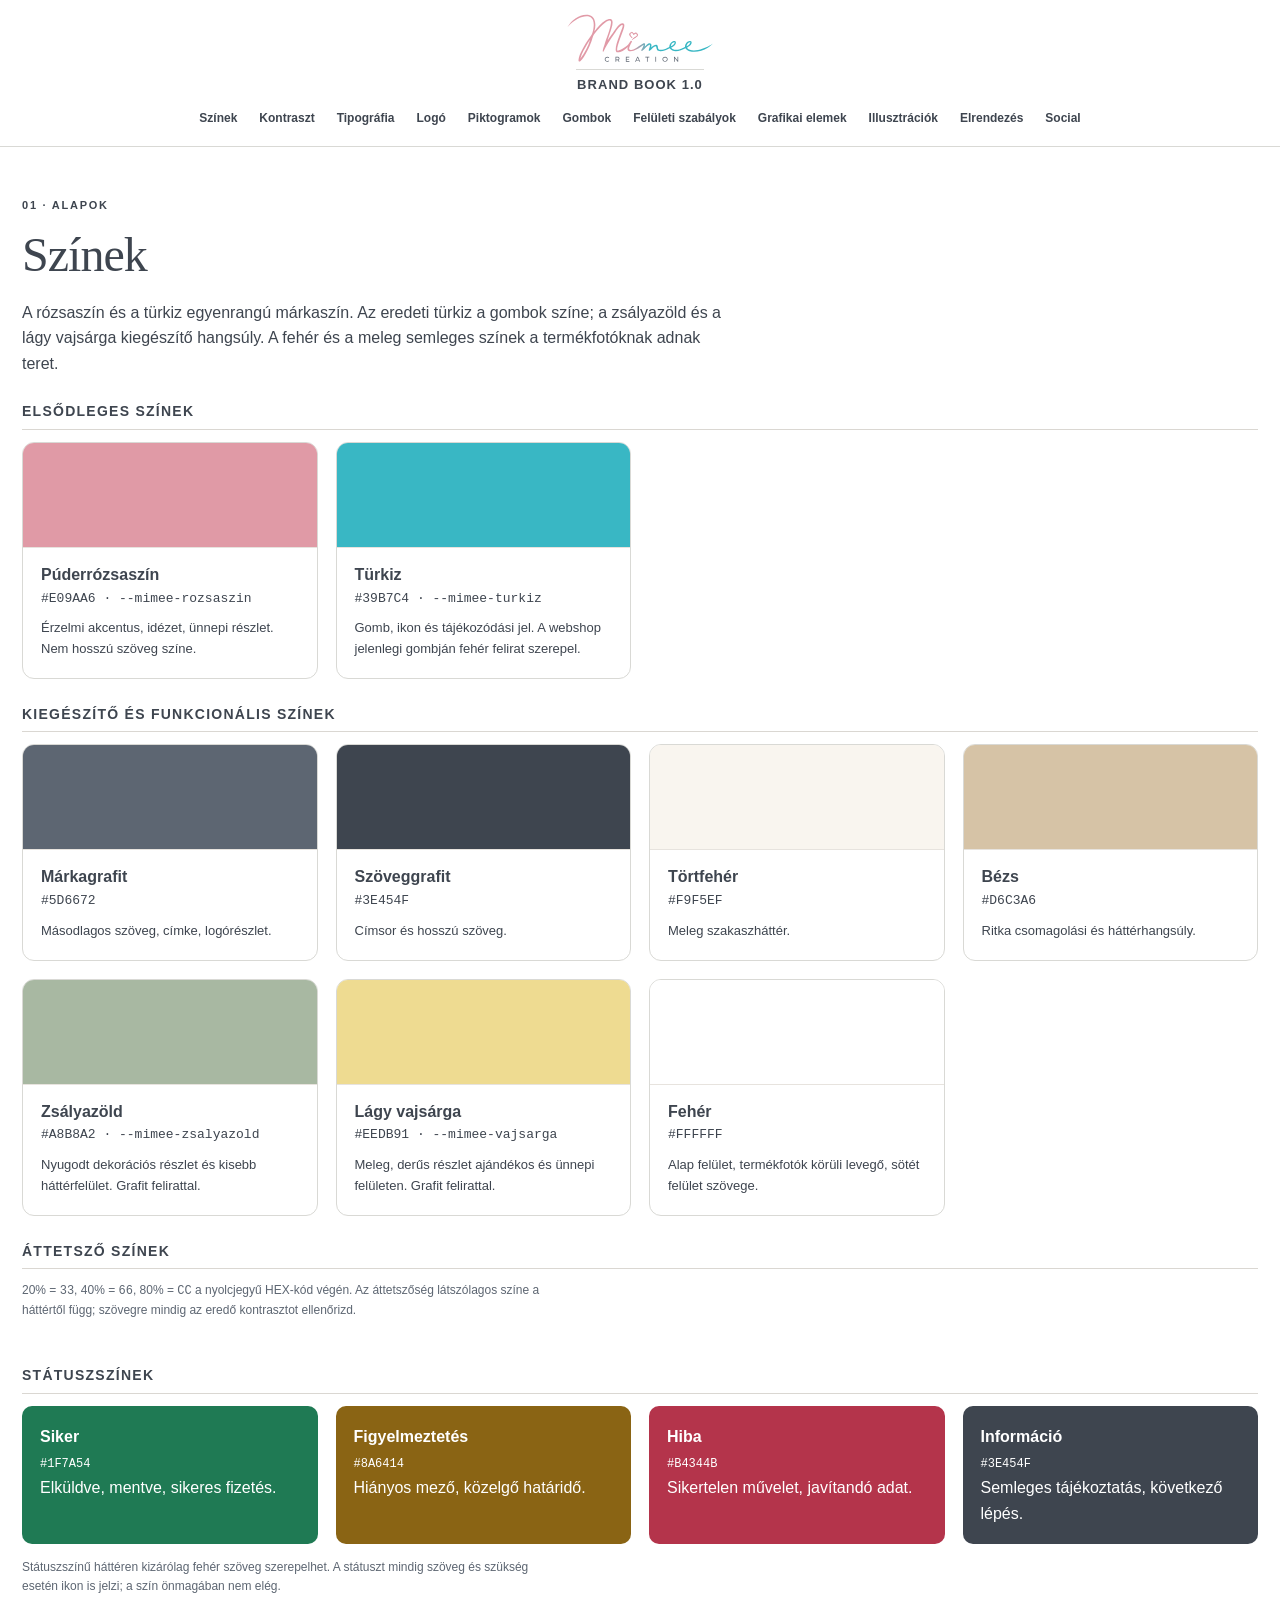
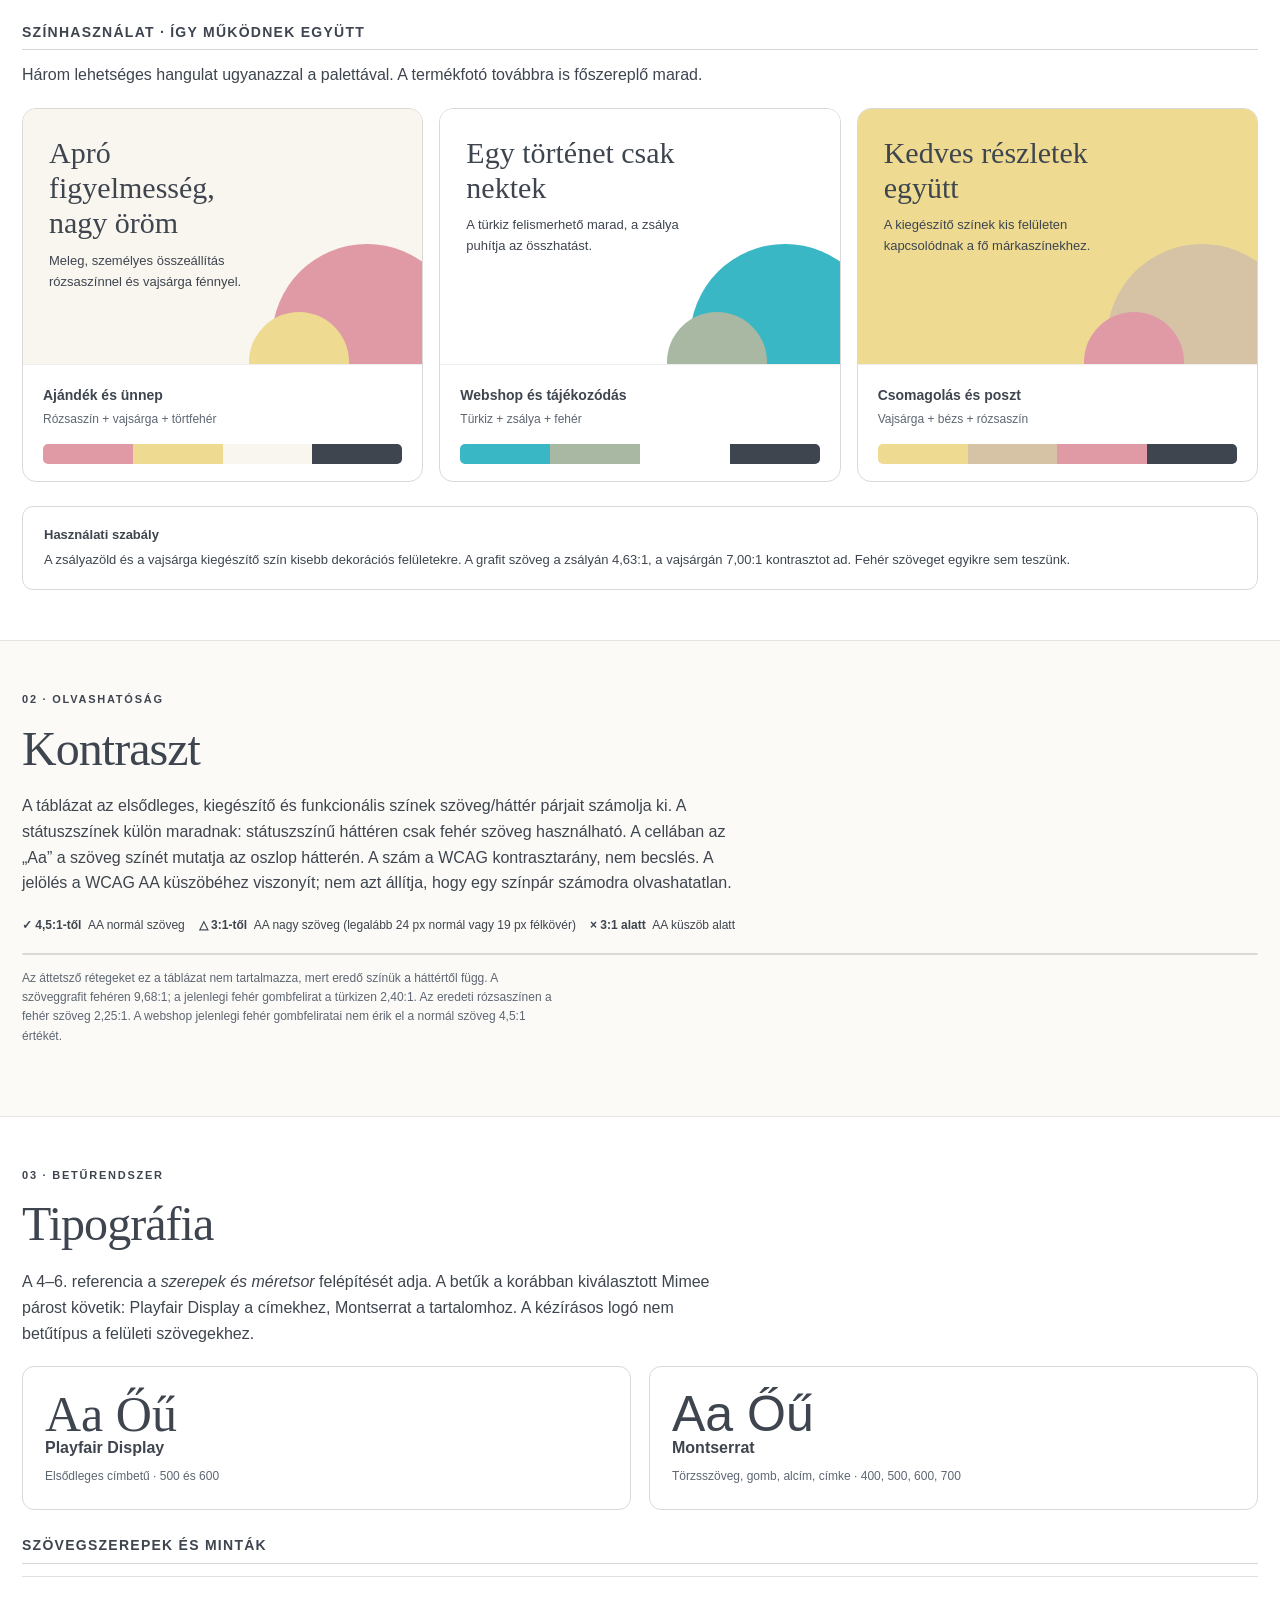
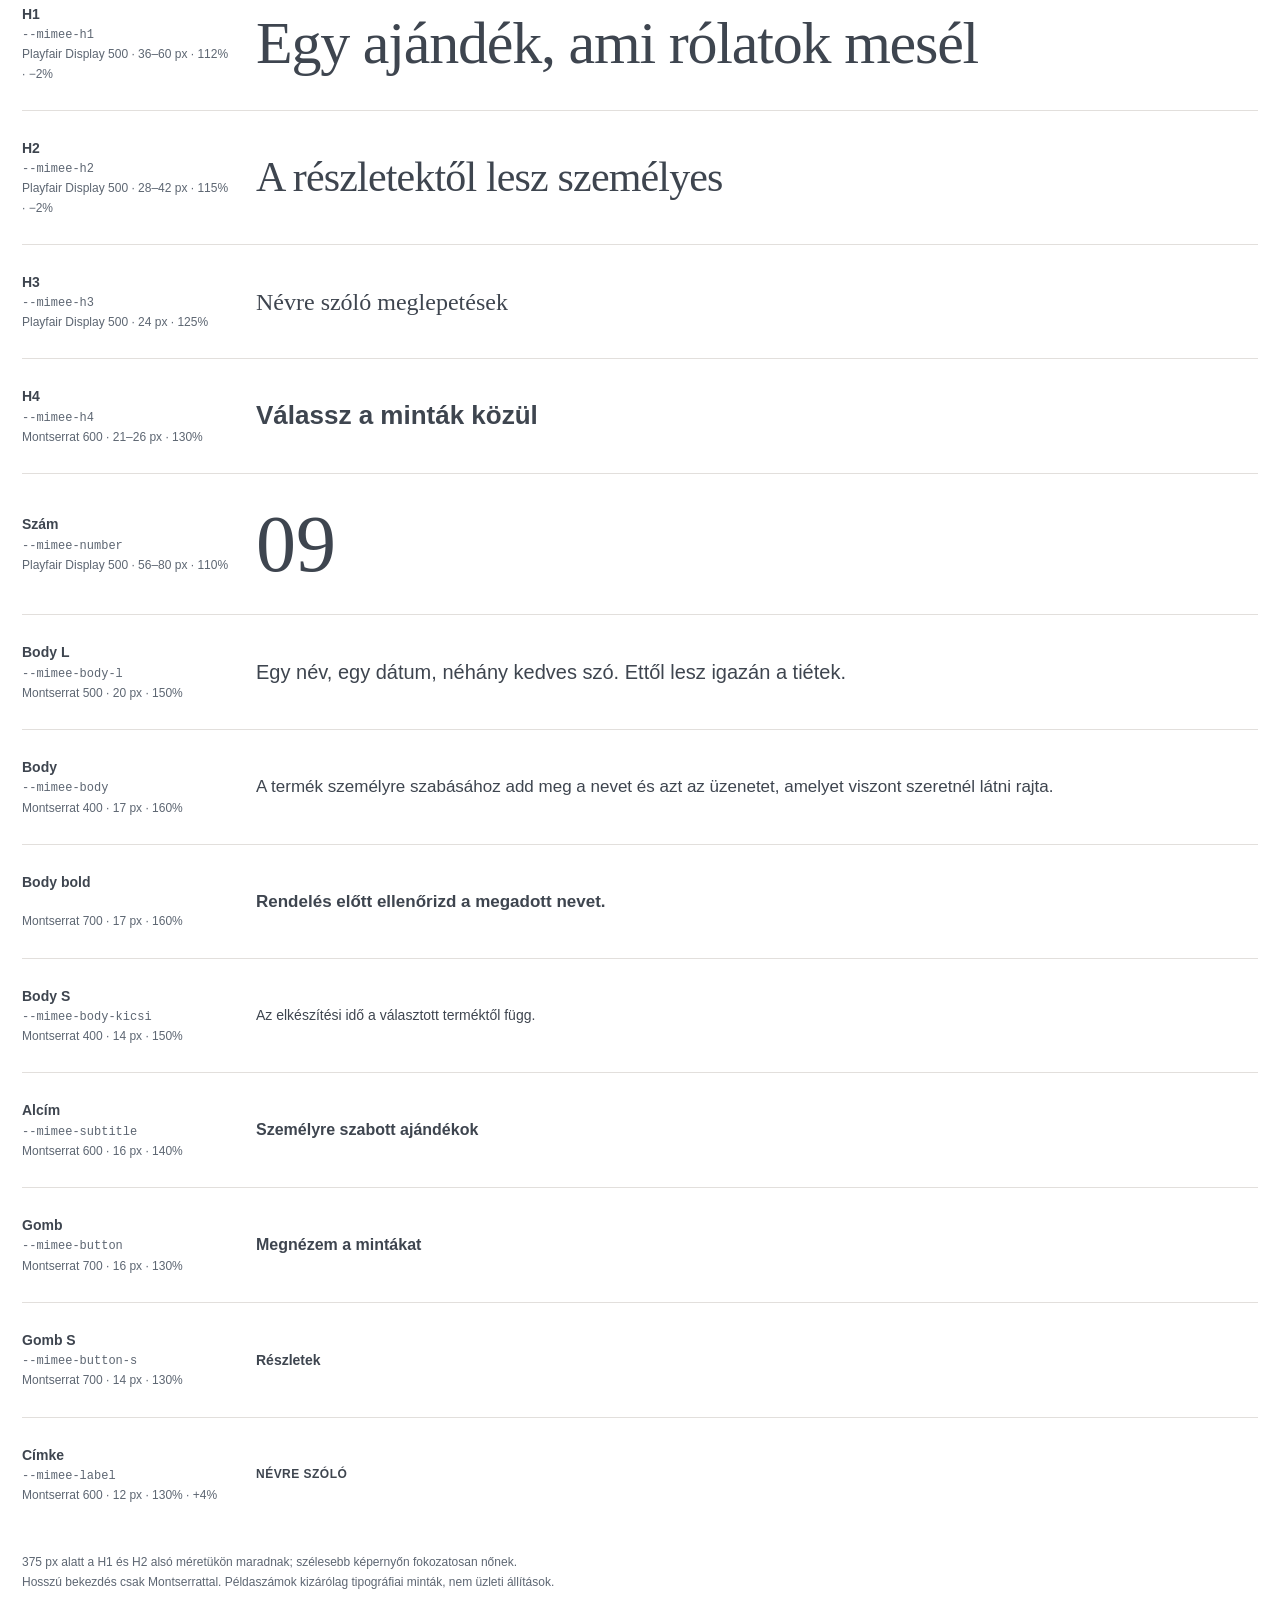
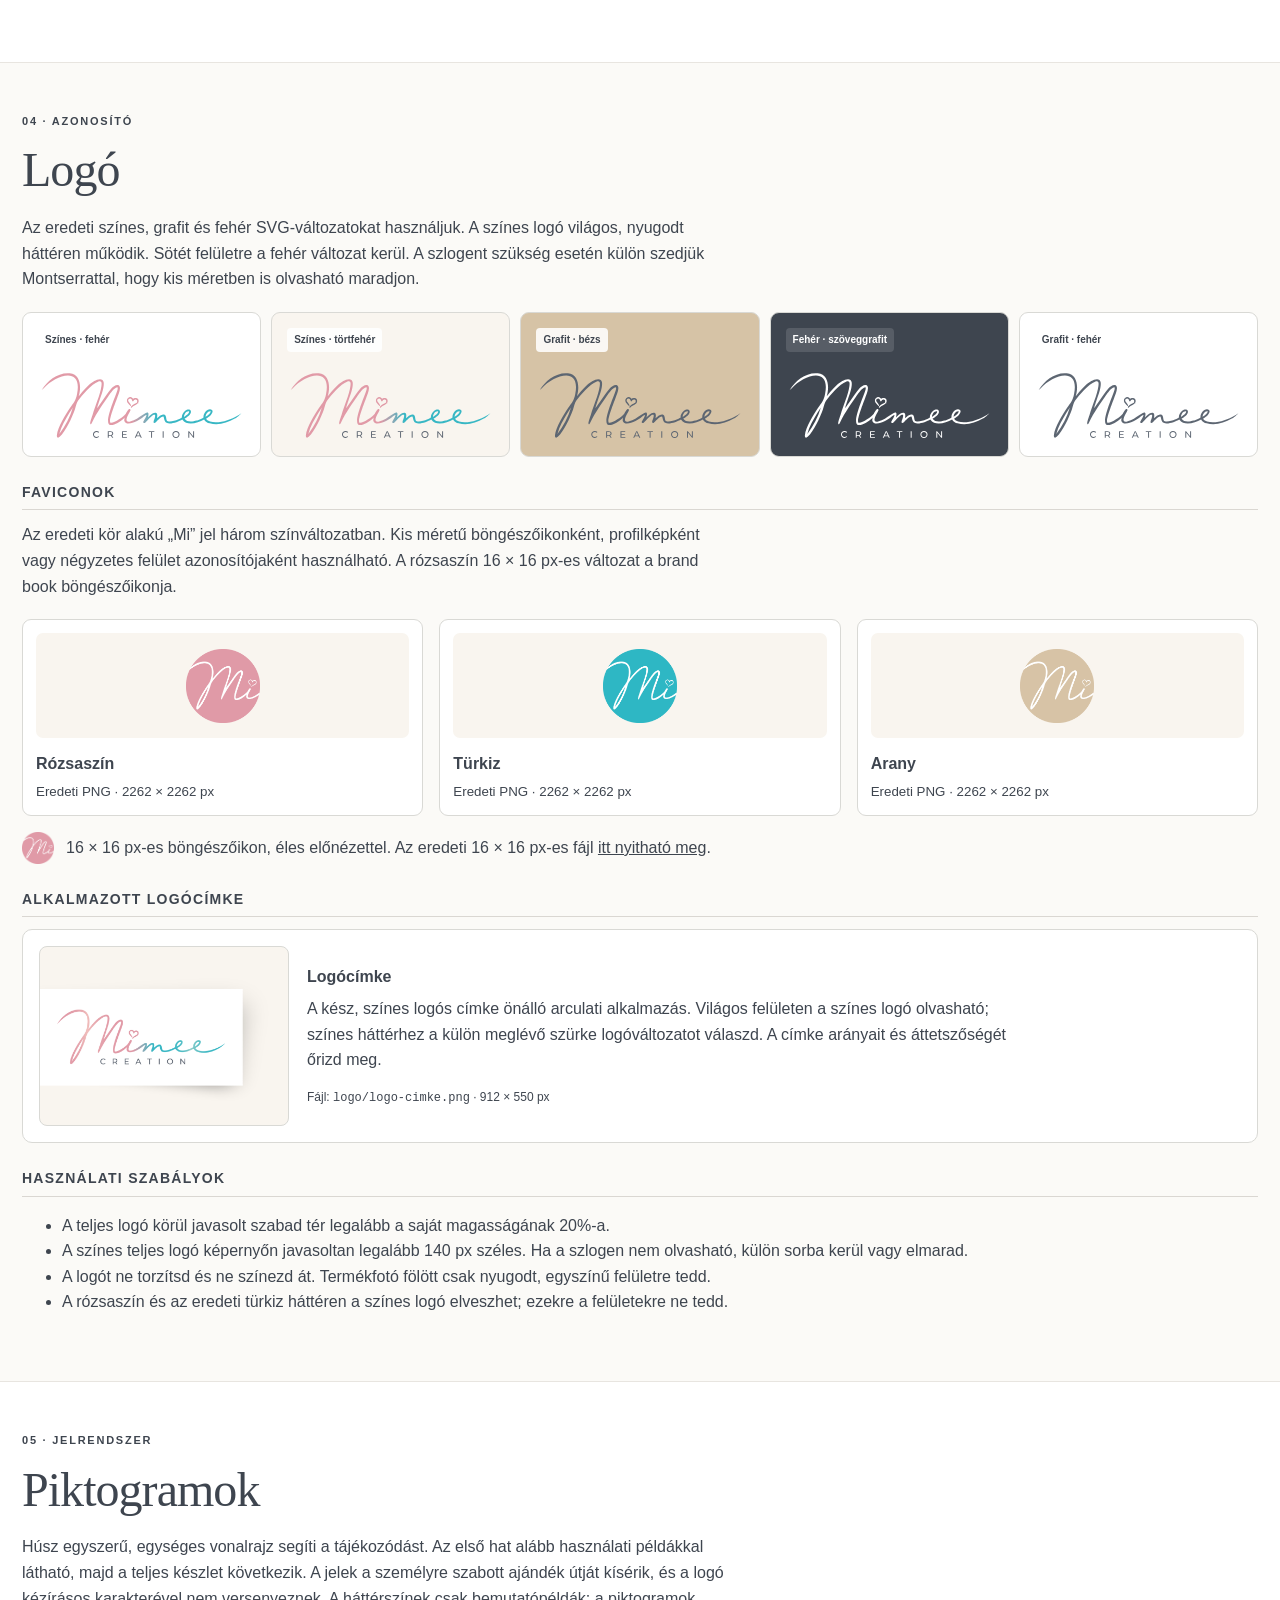
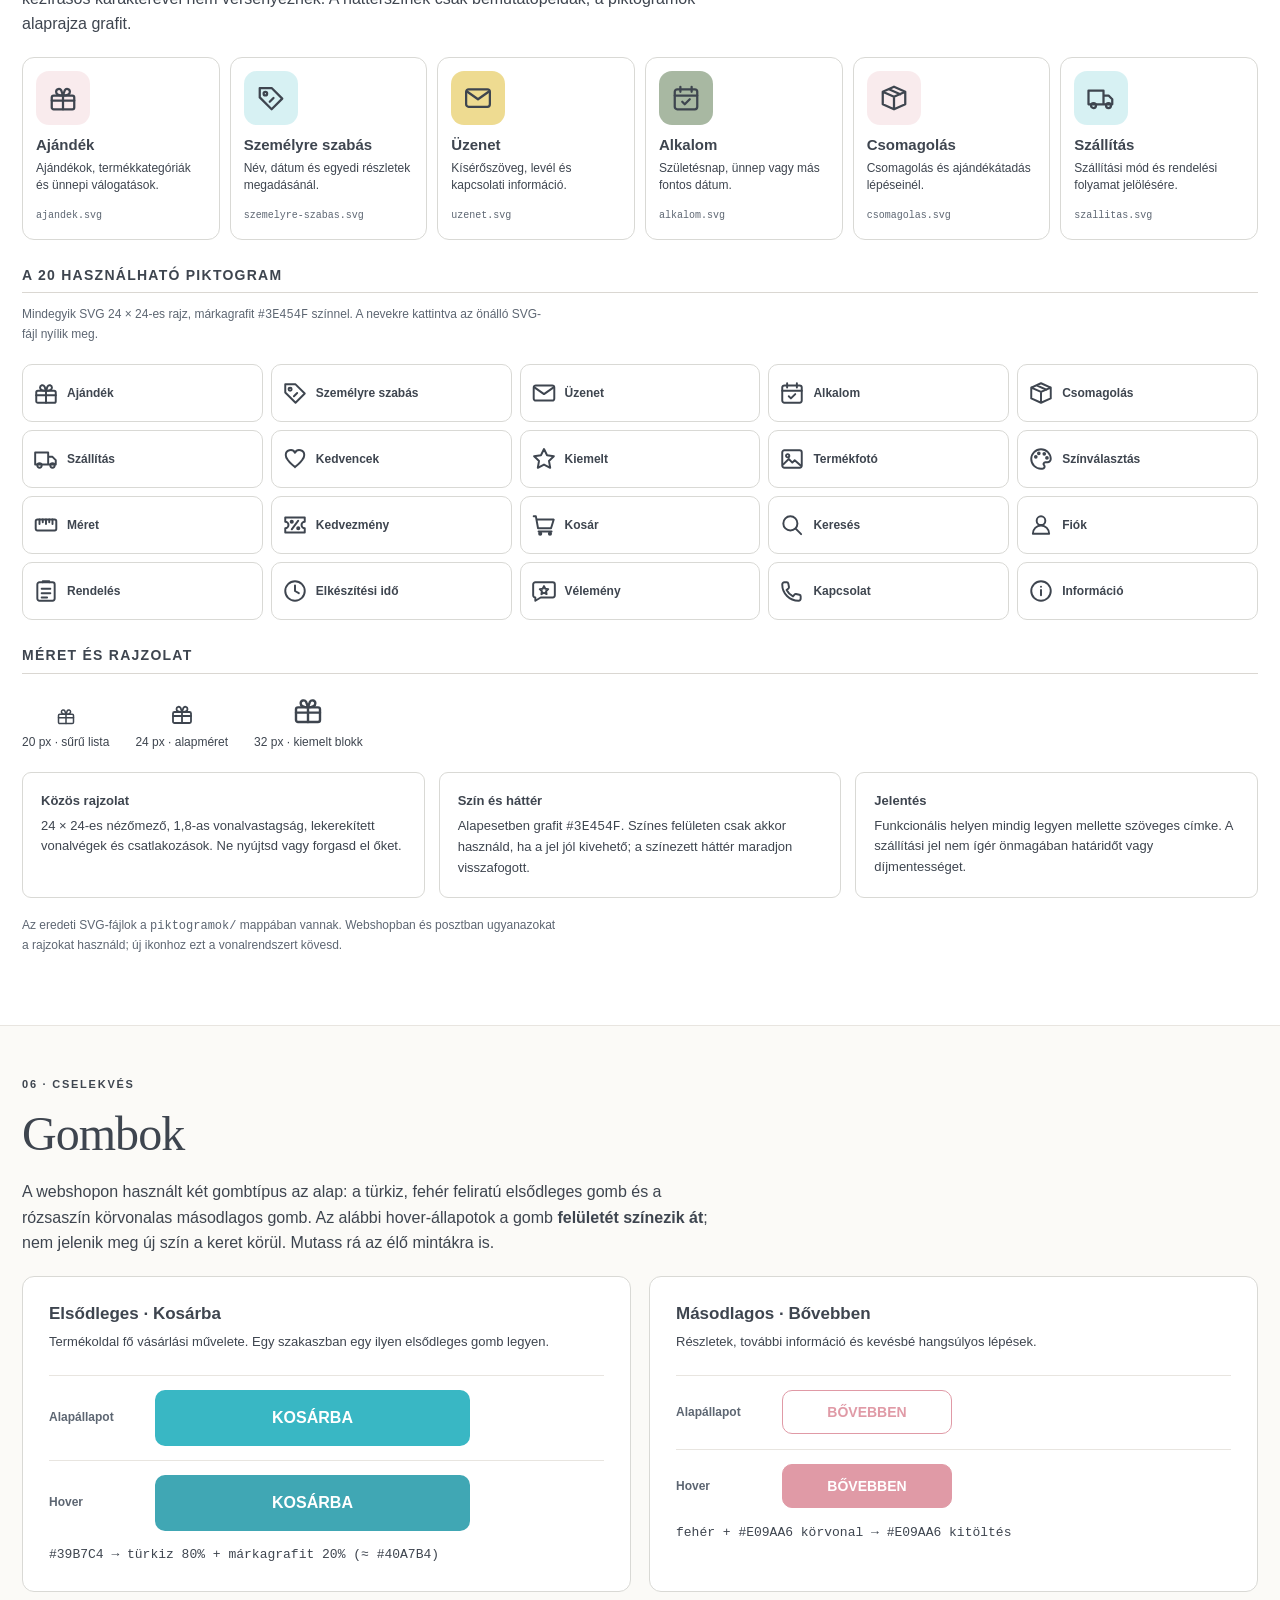
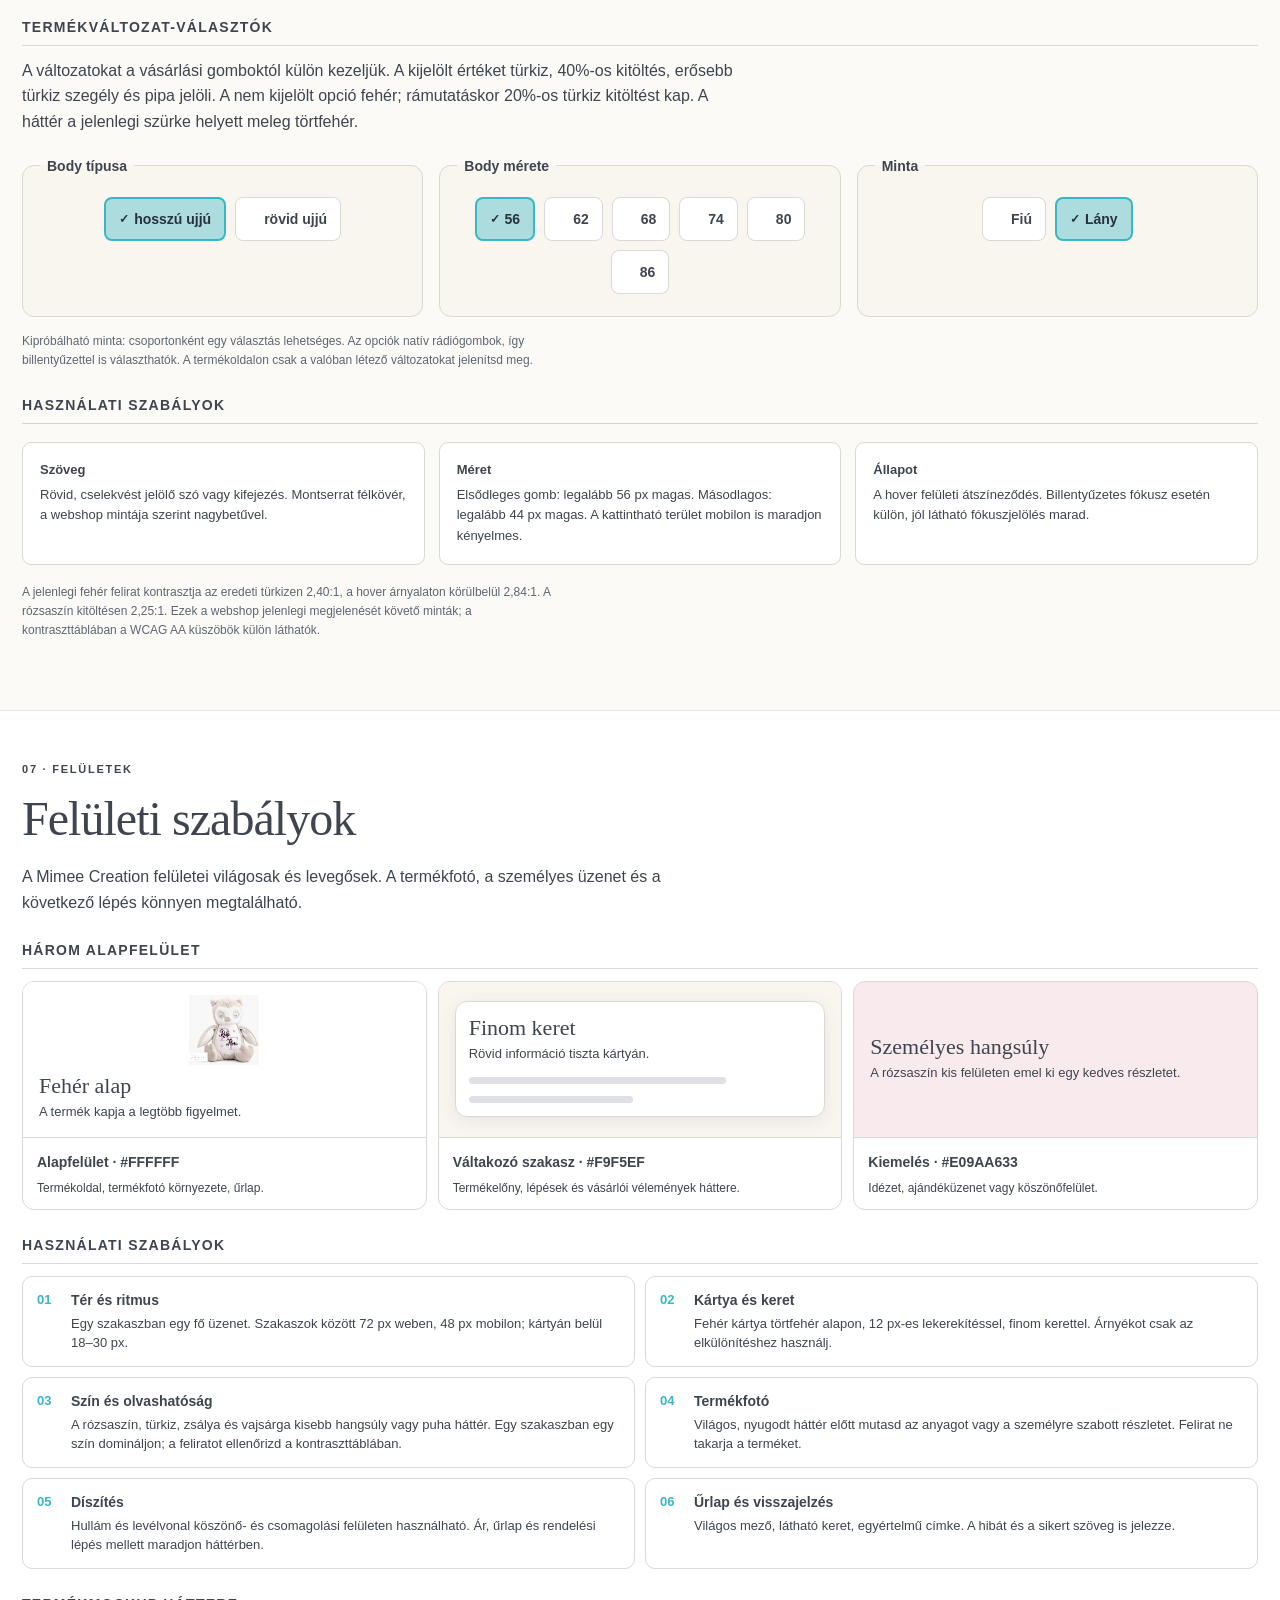
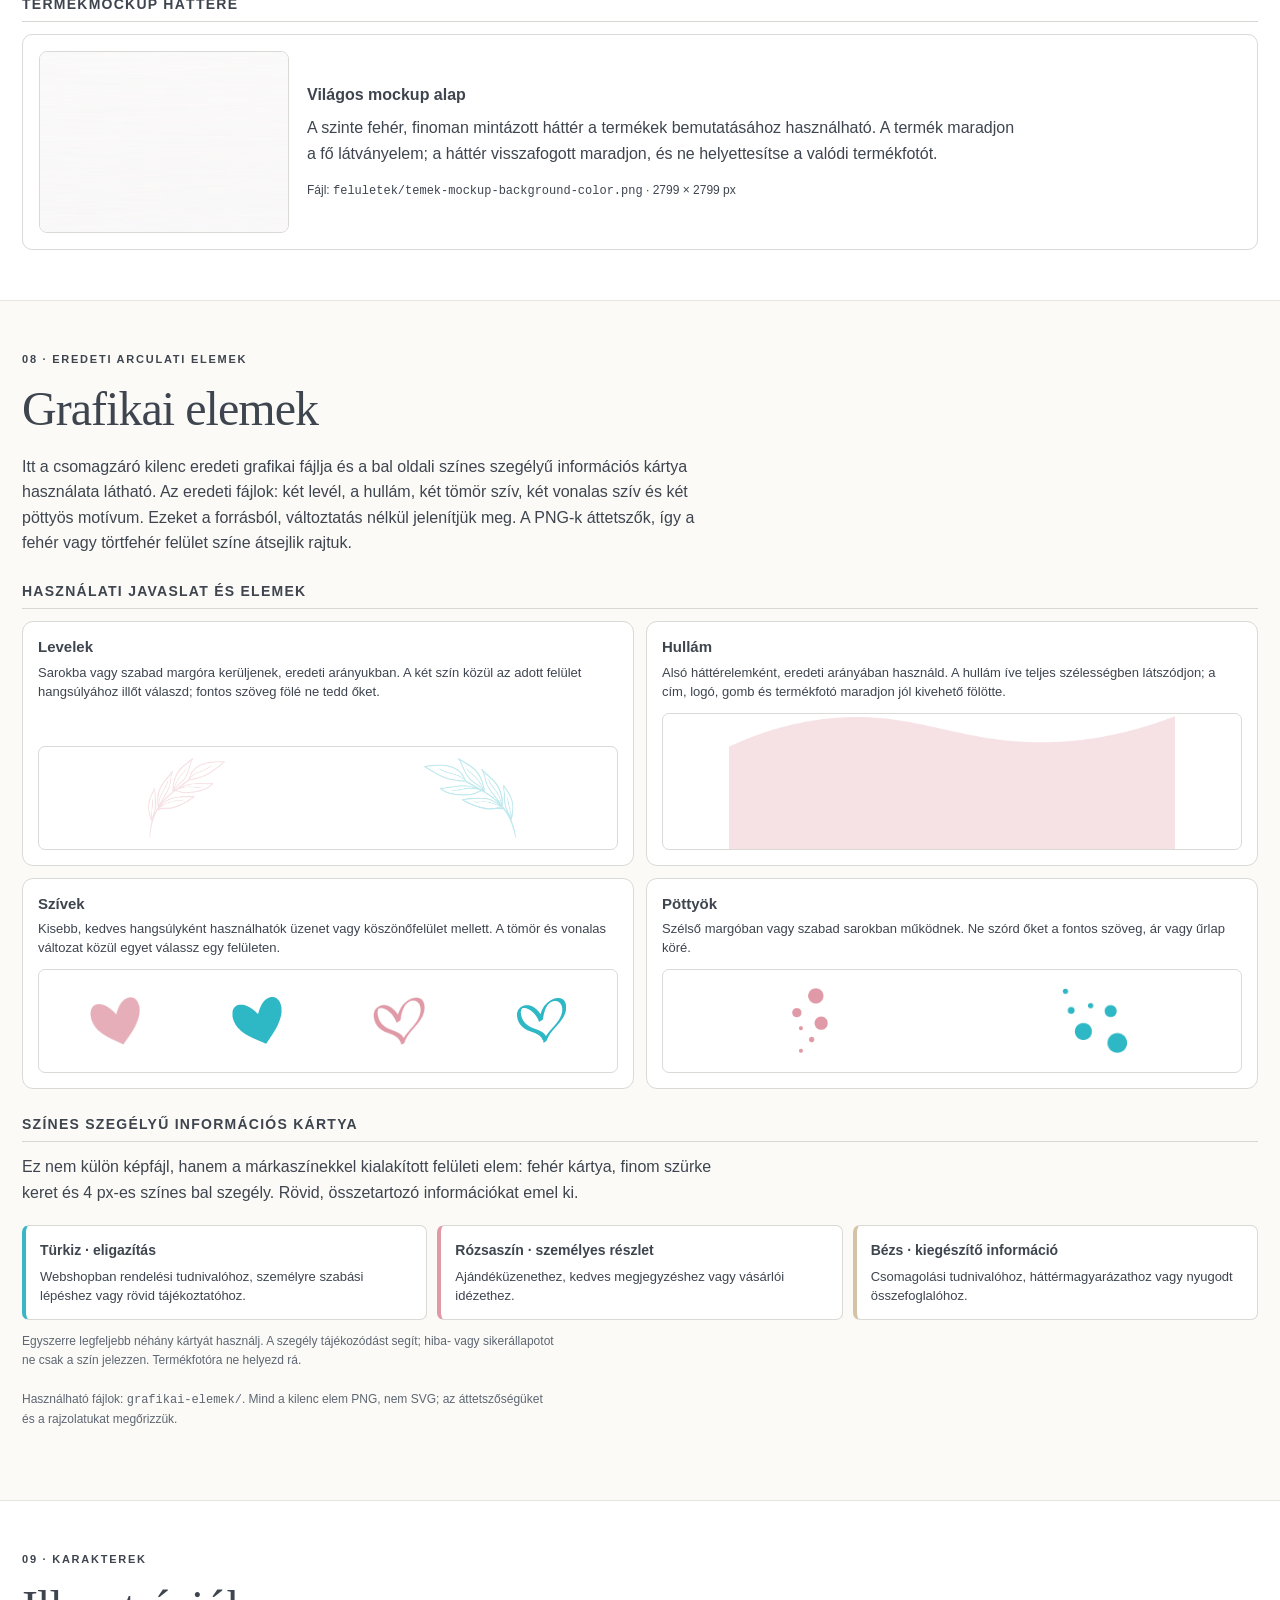
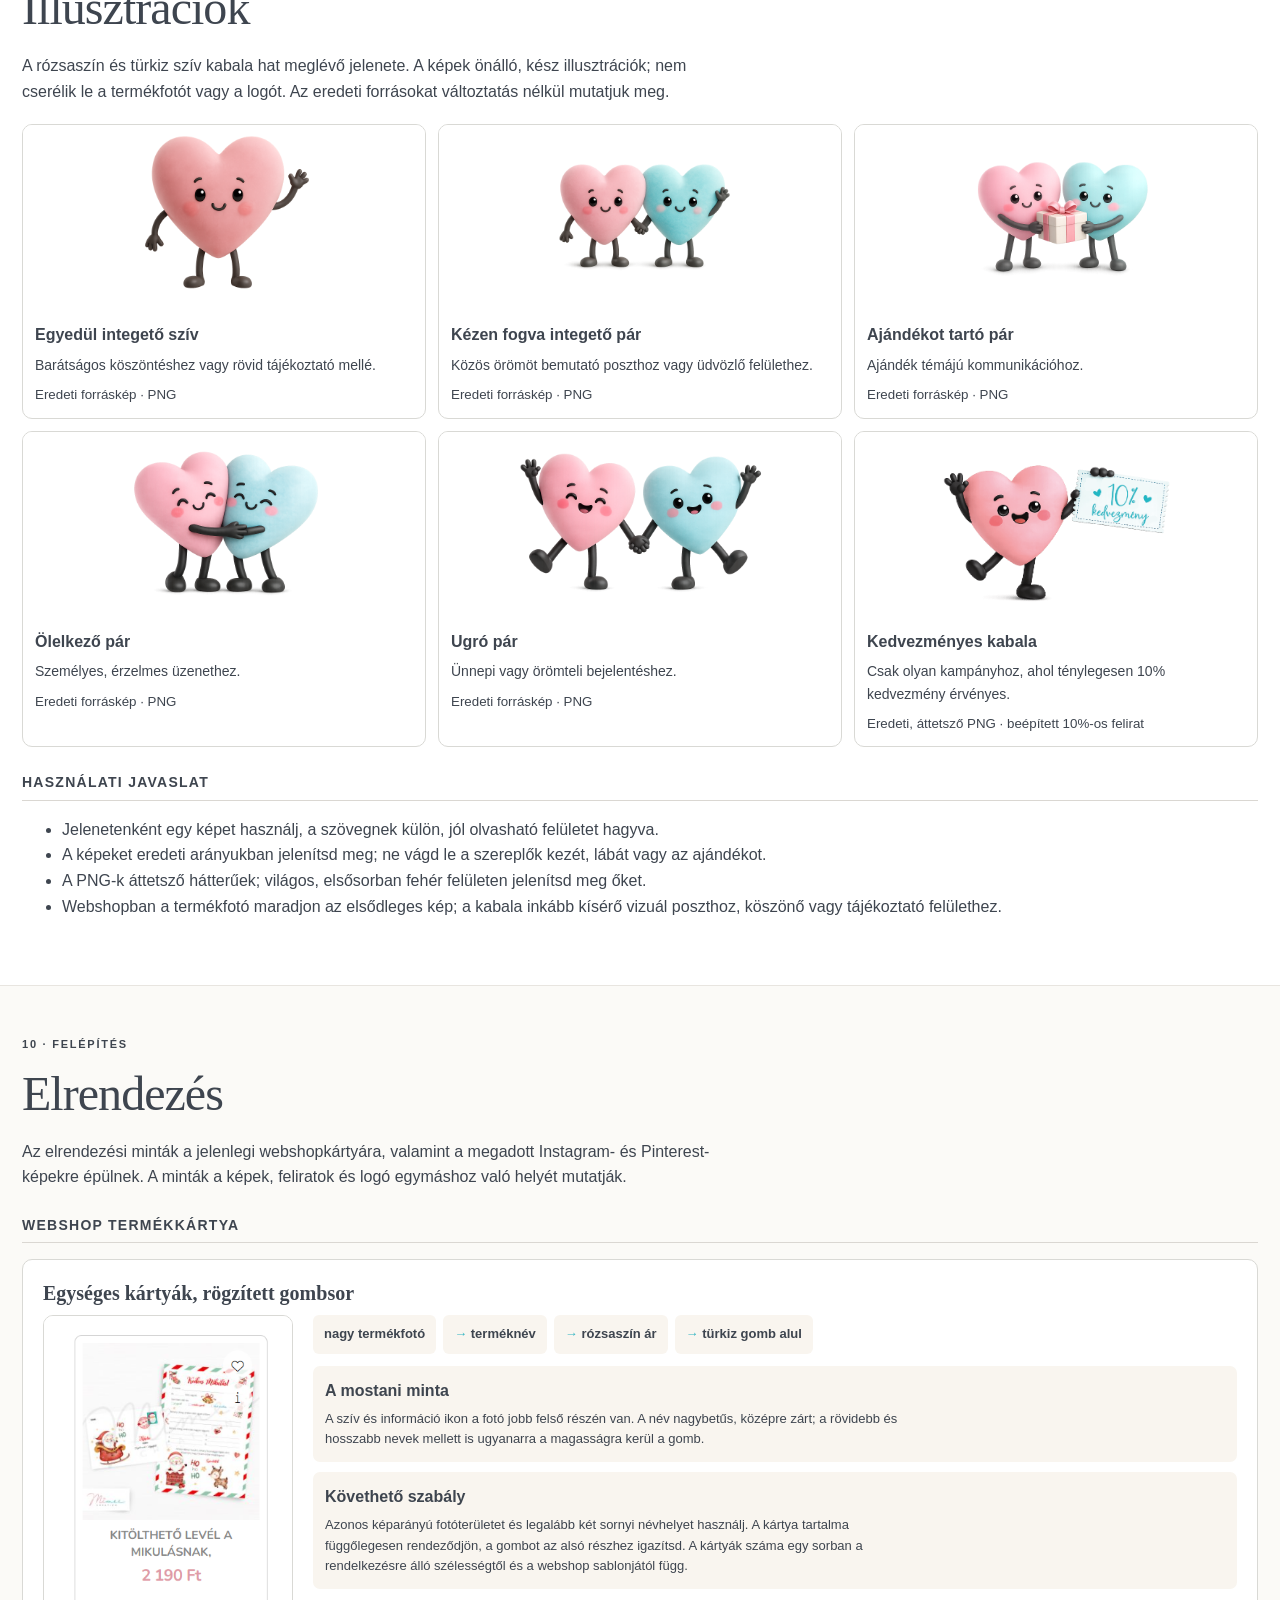
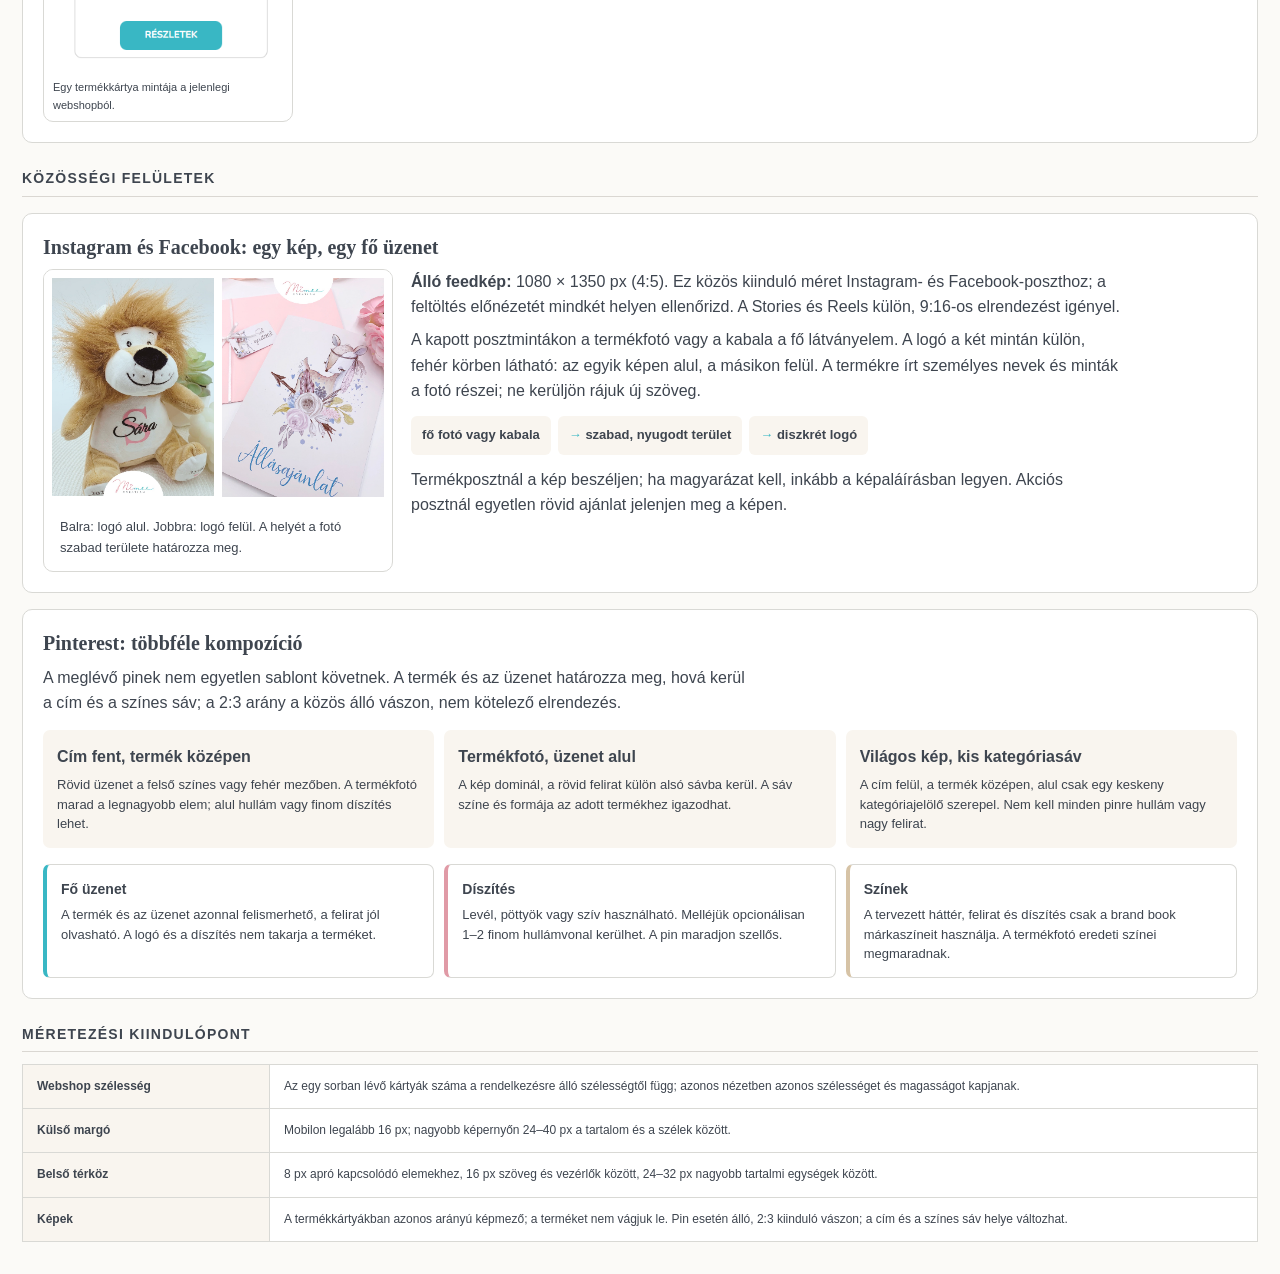
<file: index.html>
<!doctype html><html lang="hu"><meta charset="utf-8"><meta http-equiv="refresh" content="0; url=brand-book/"><title>Mimee Creation Brand book 1.0</title><a href="brand-book/">Brand book megnyitása</a></html>
</file>
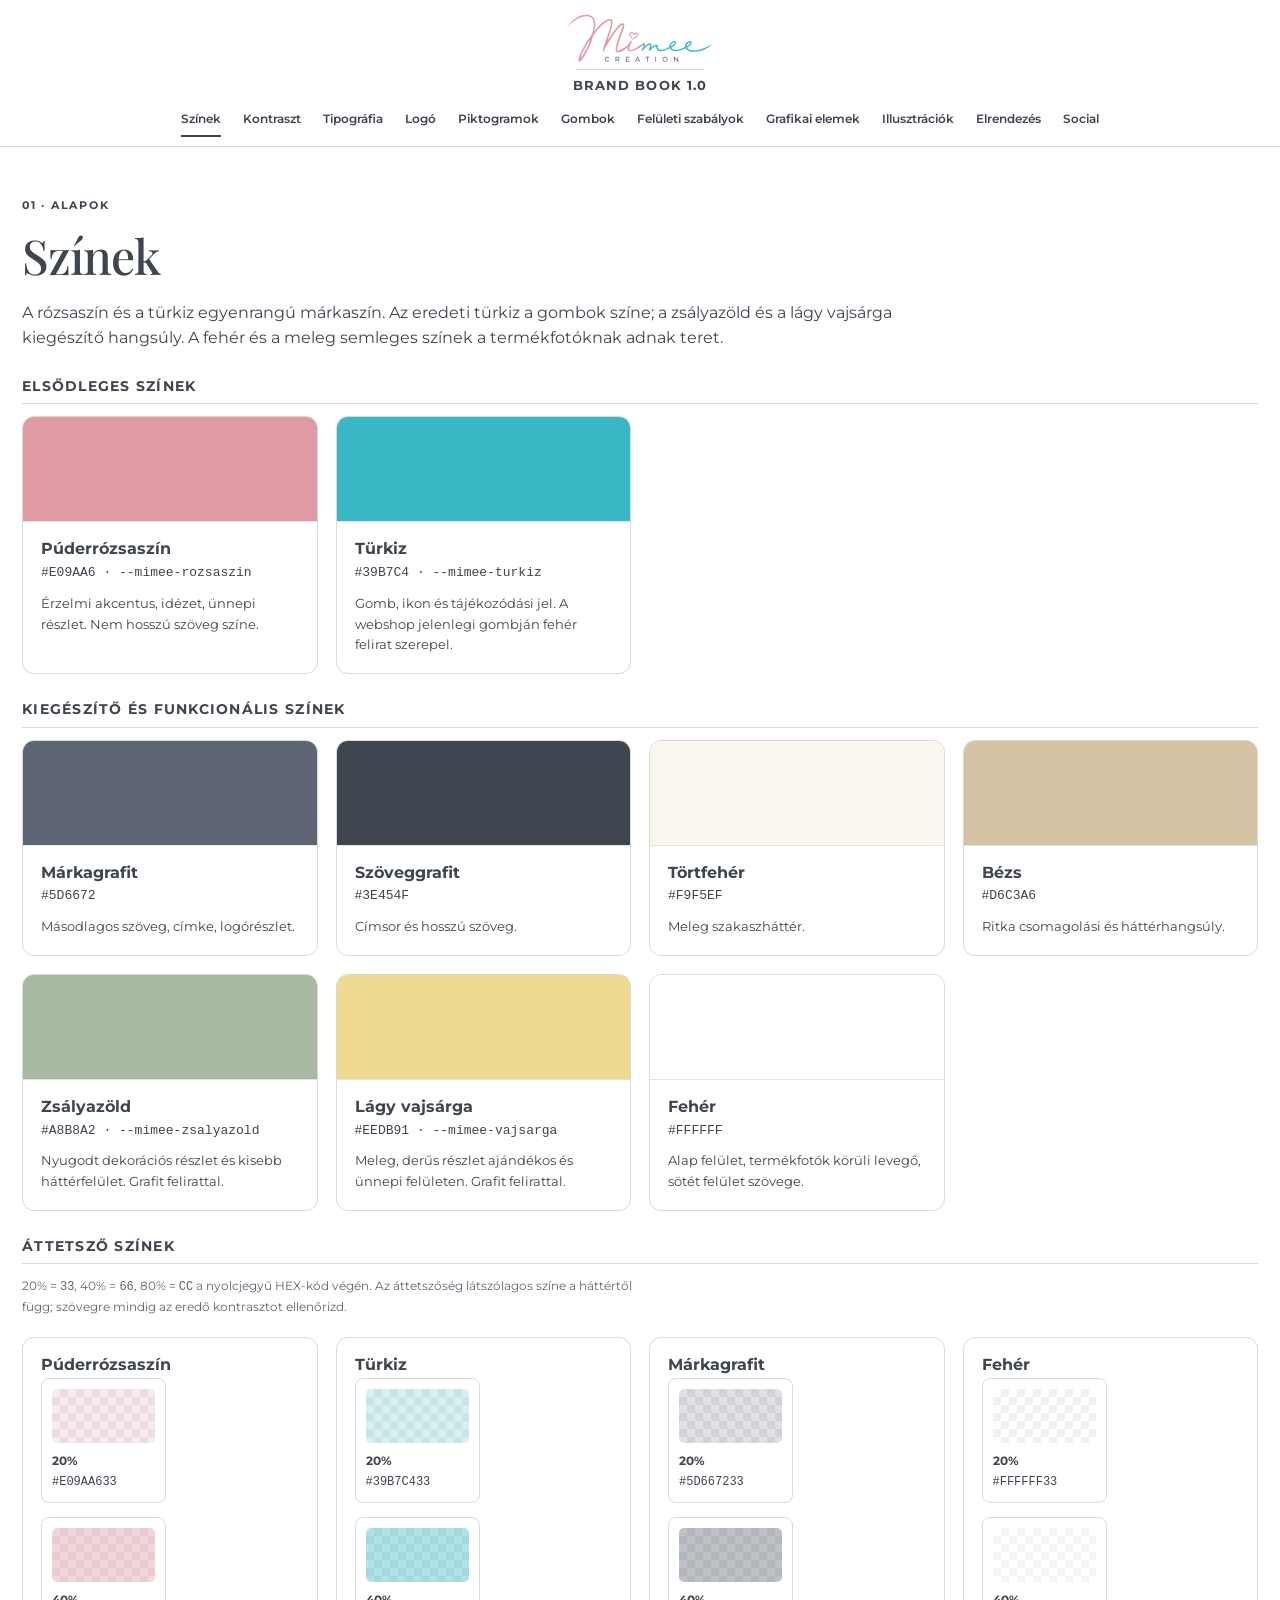
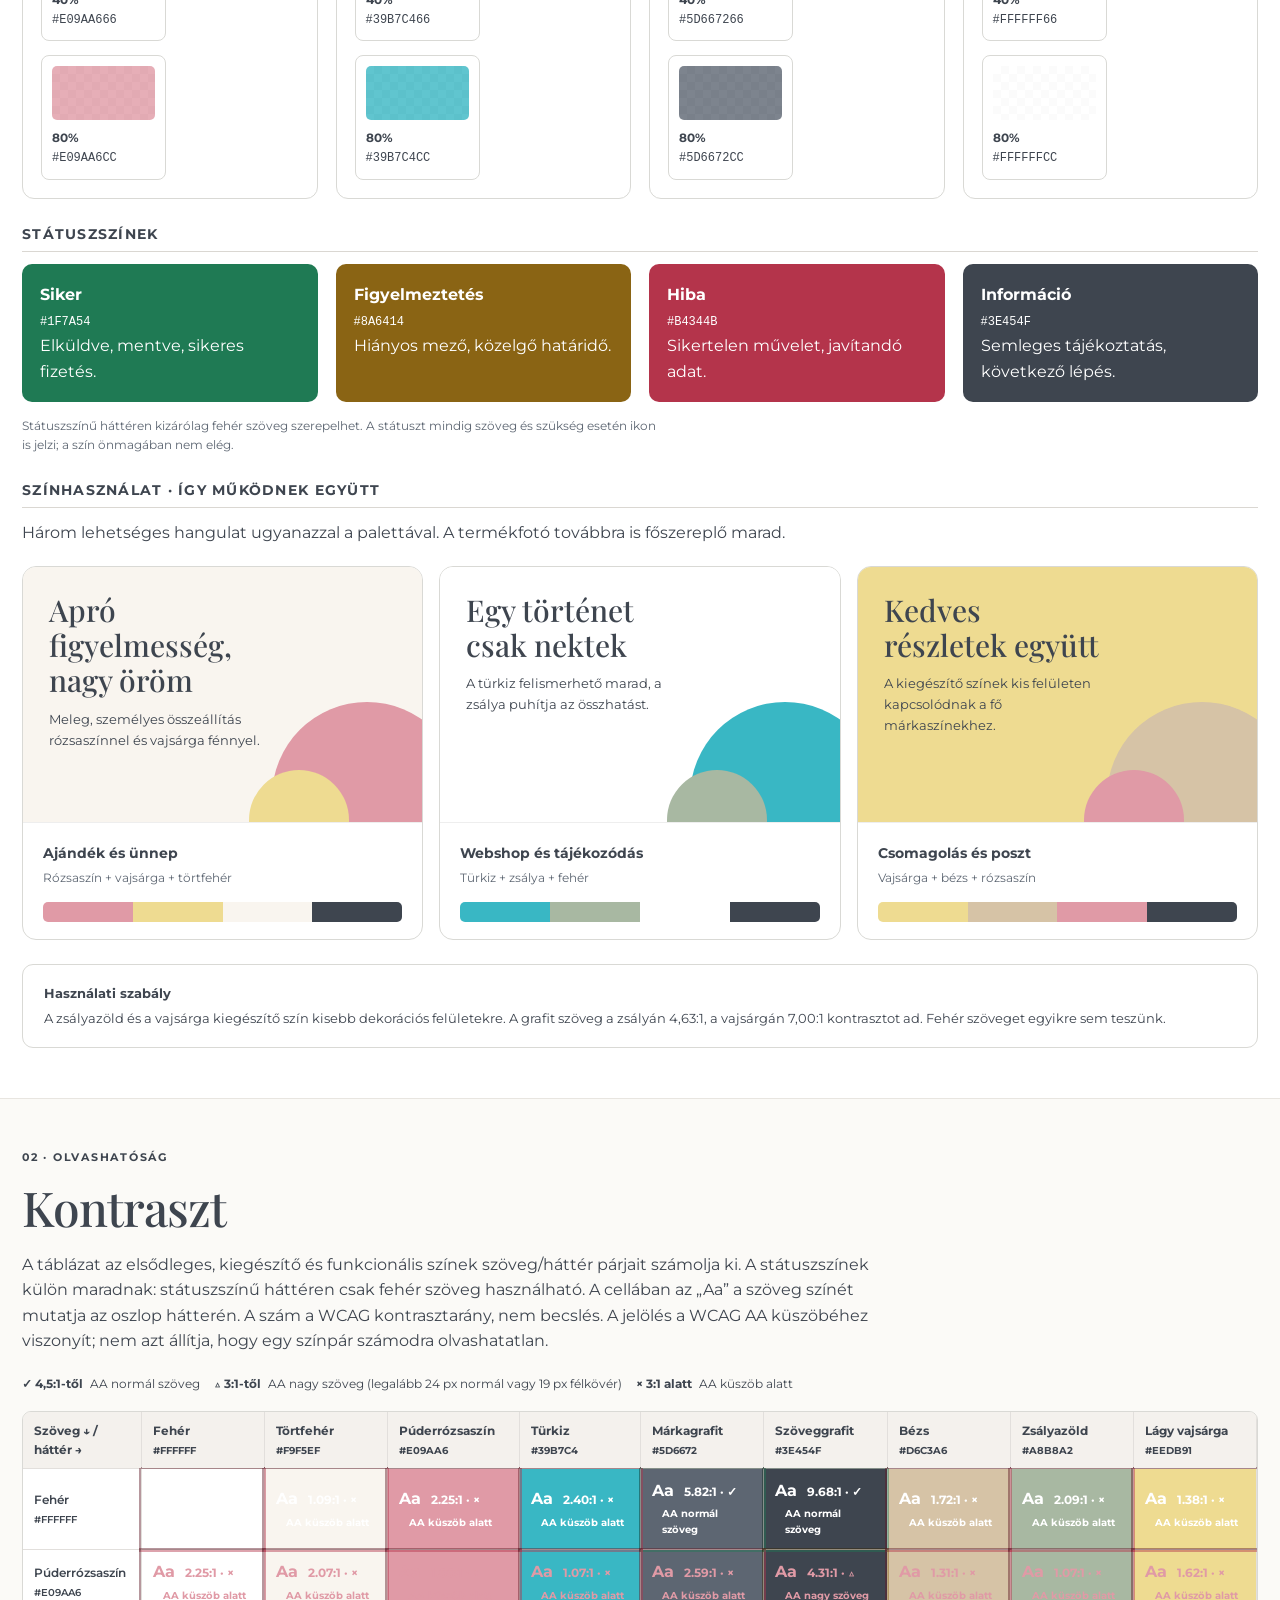
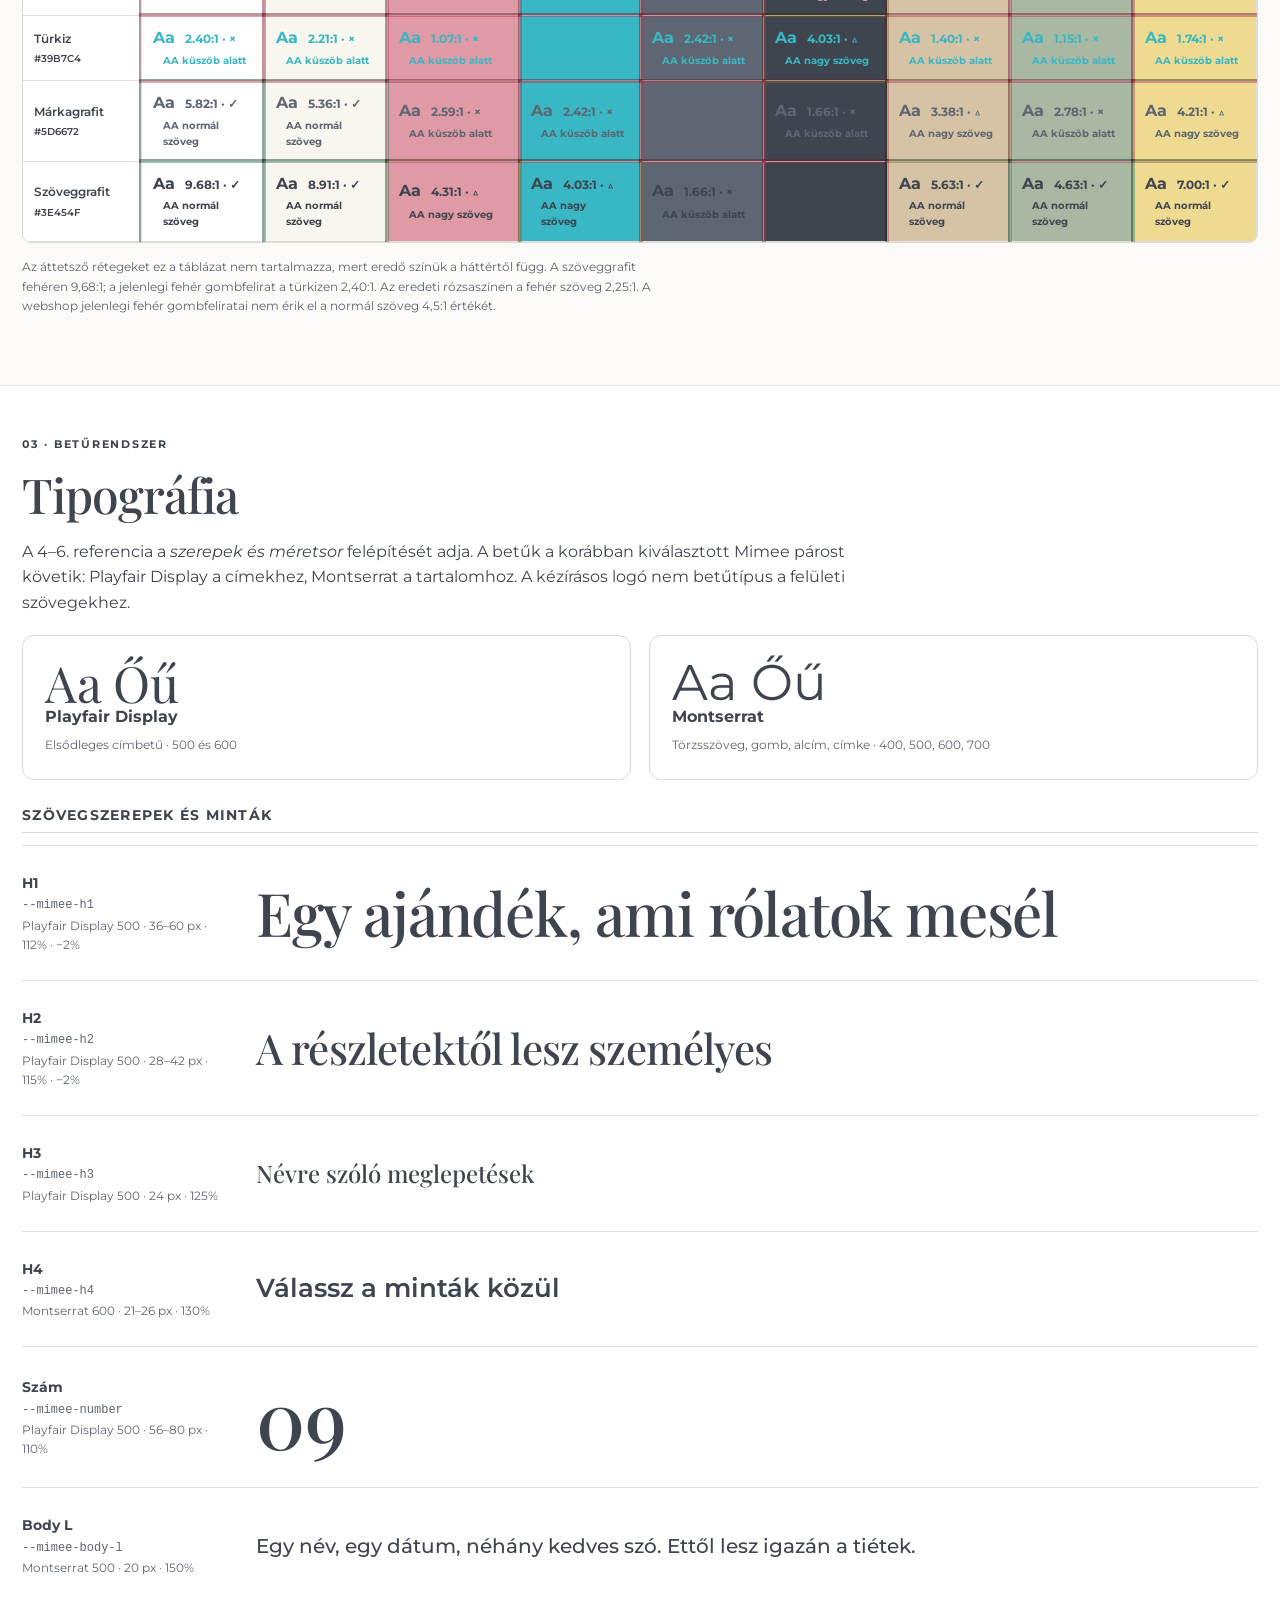
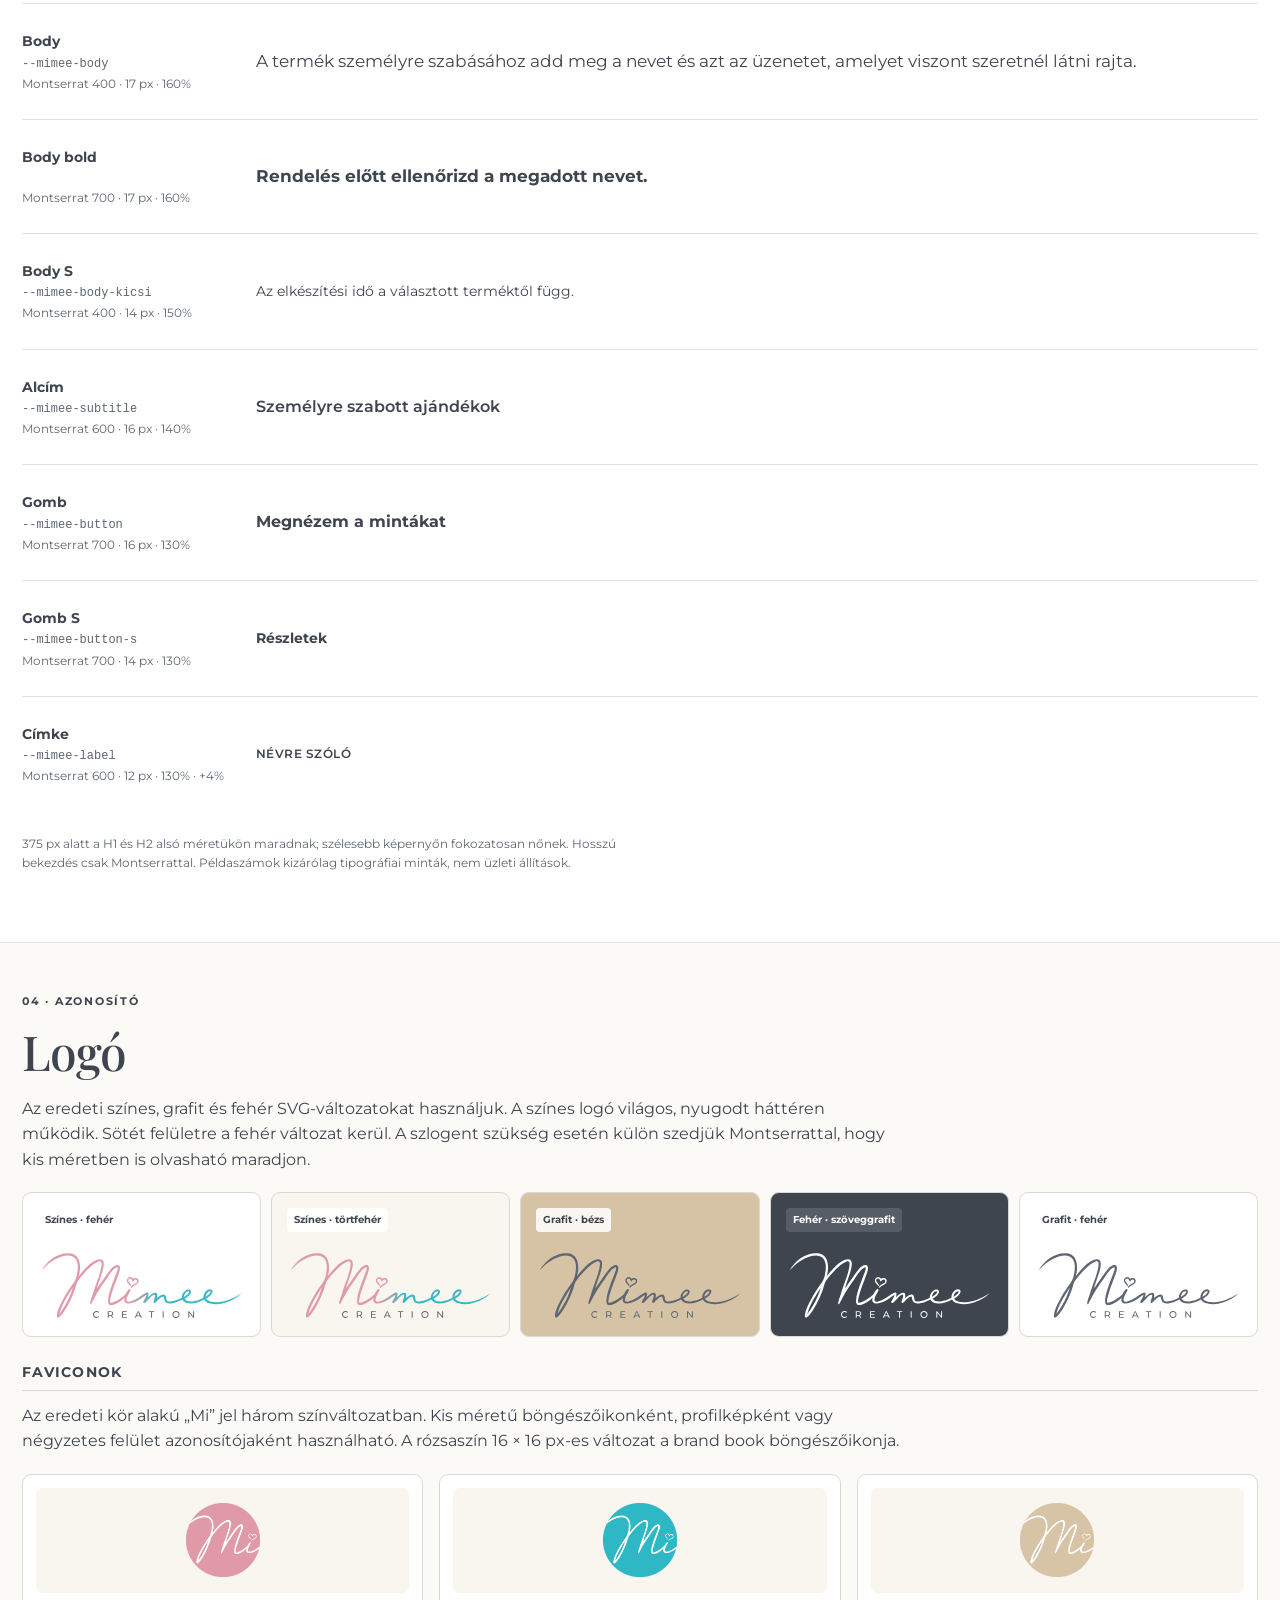
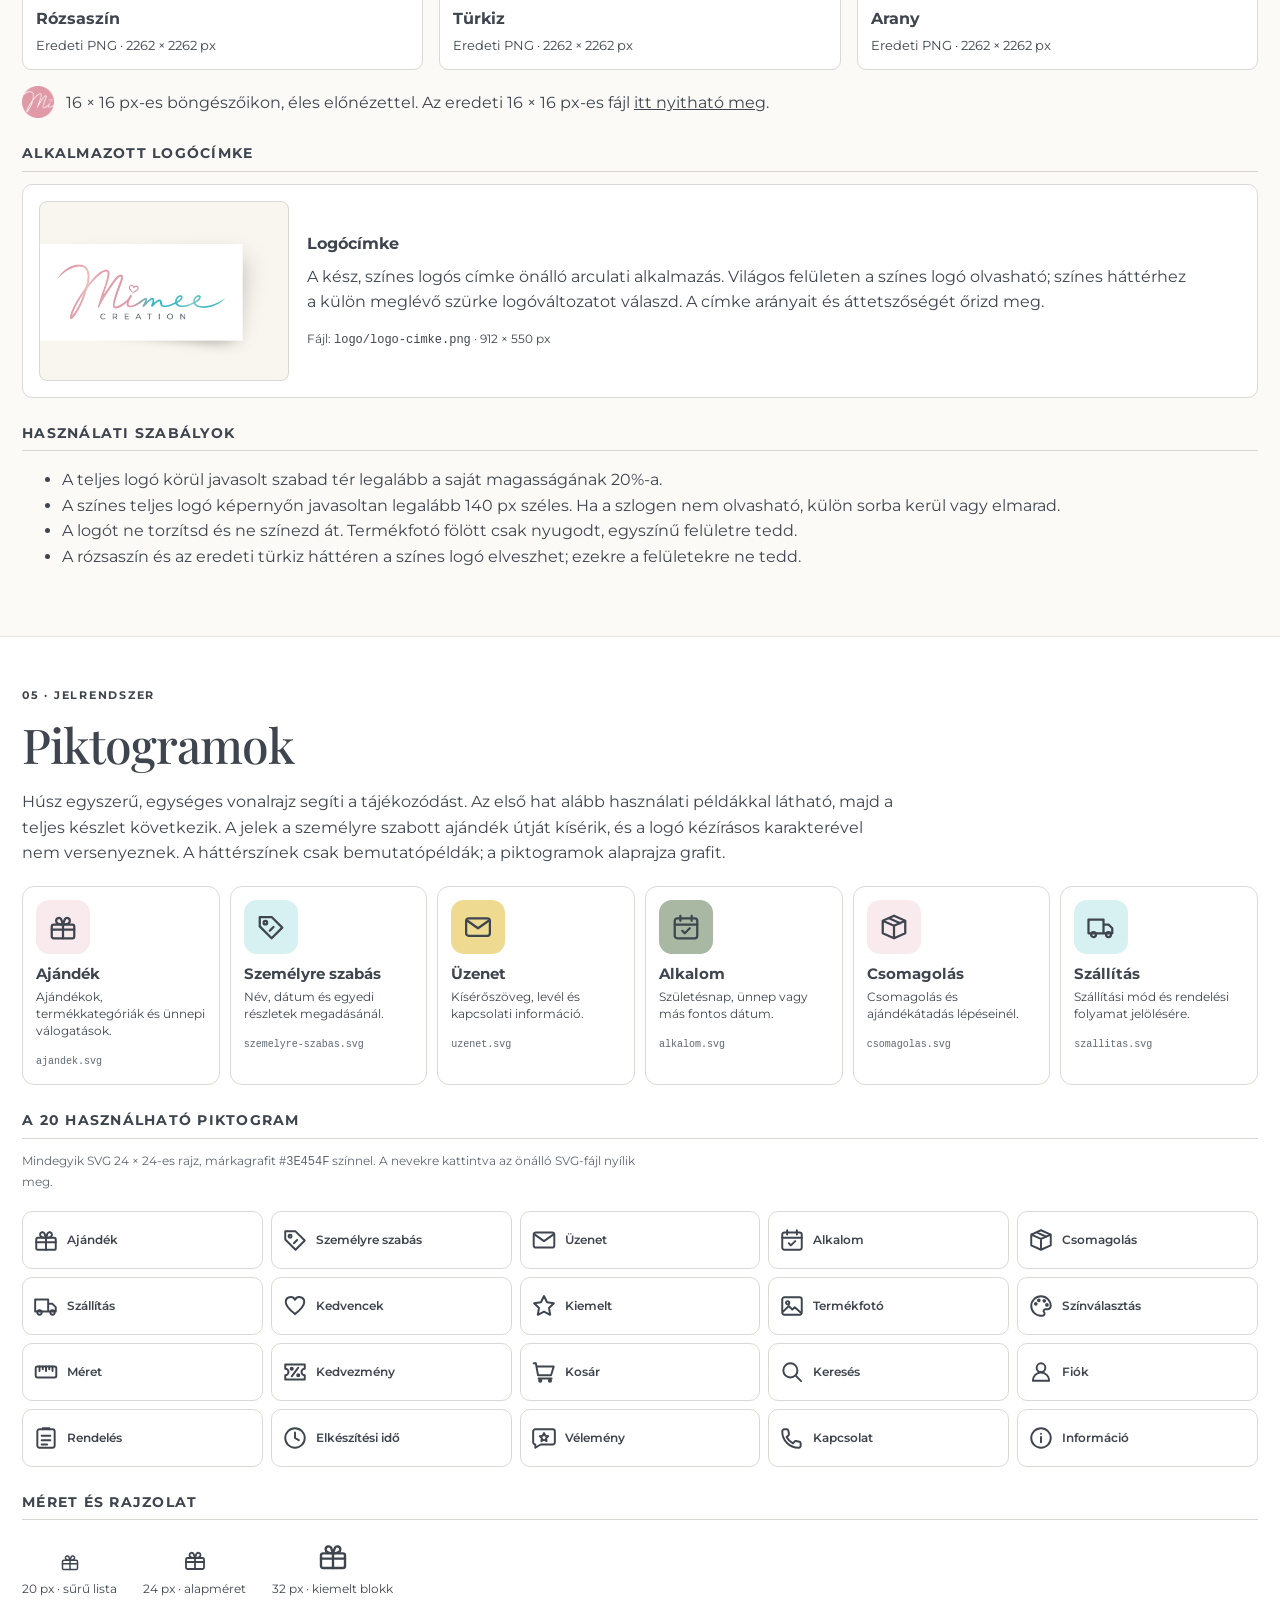
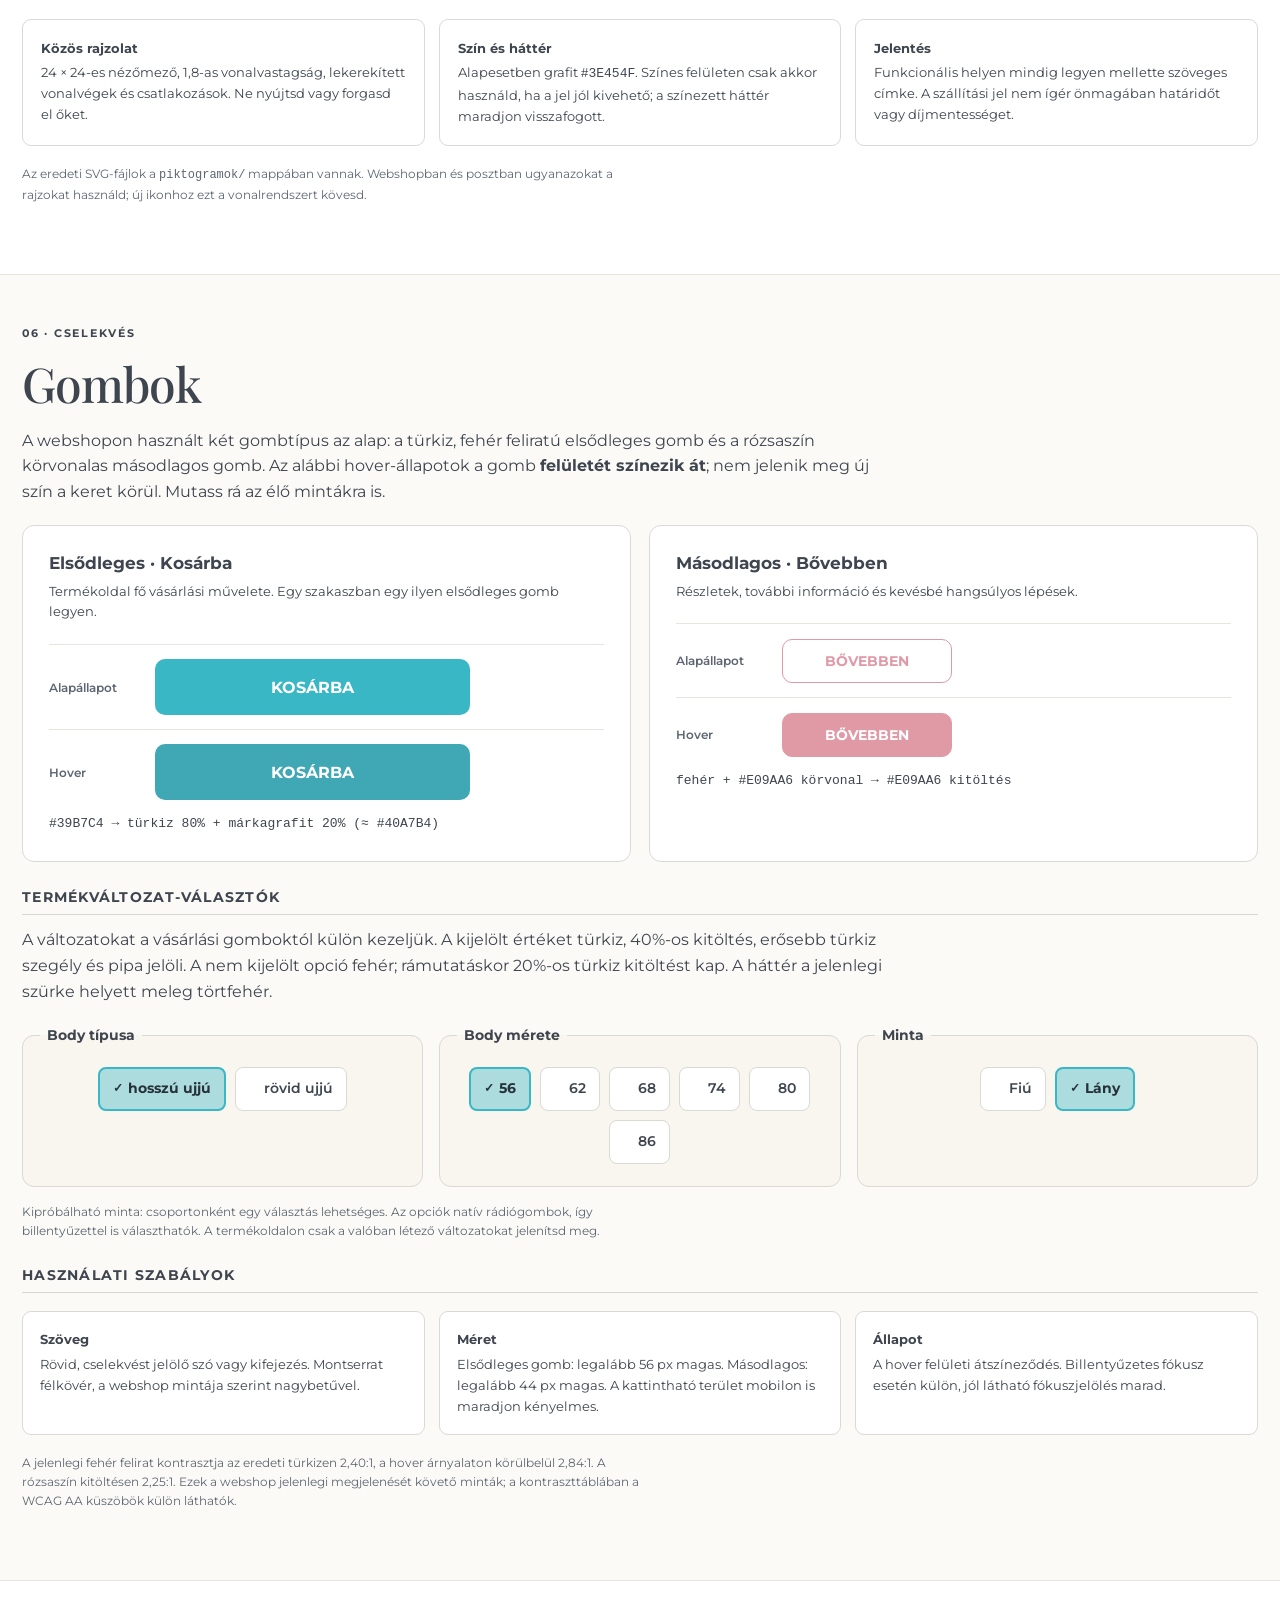
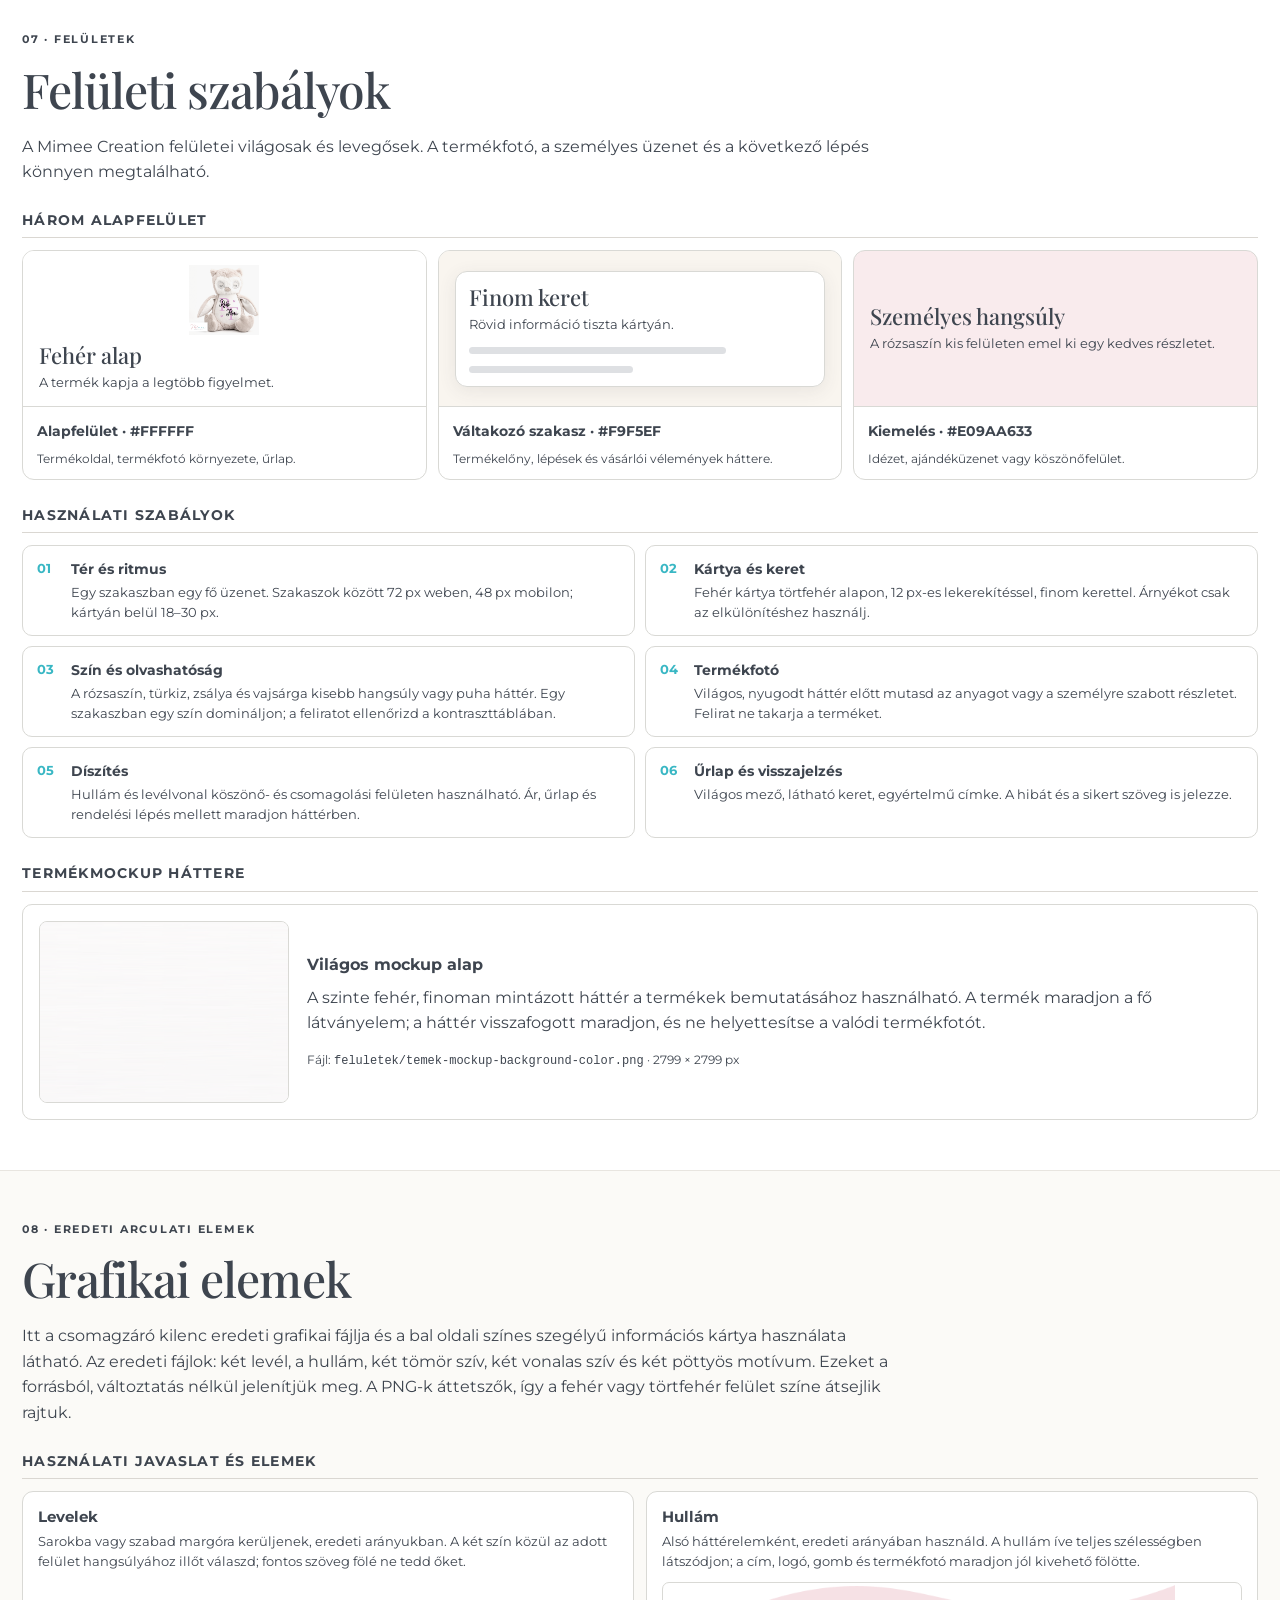
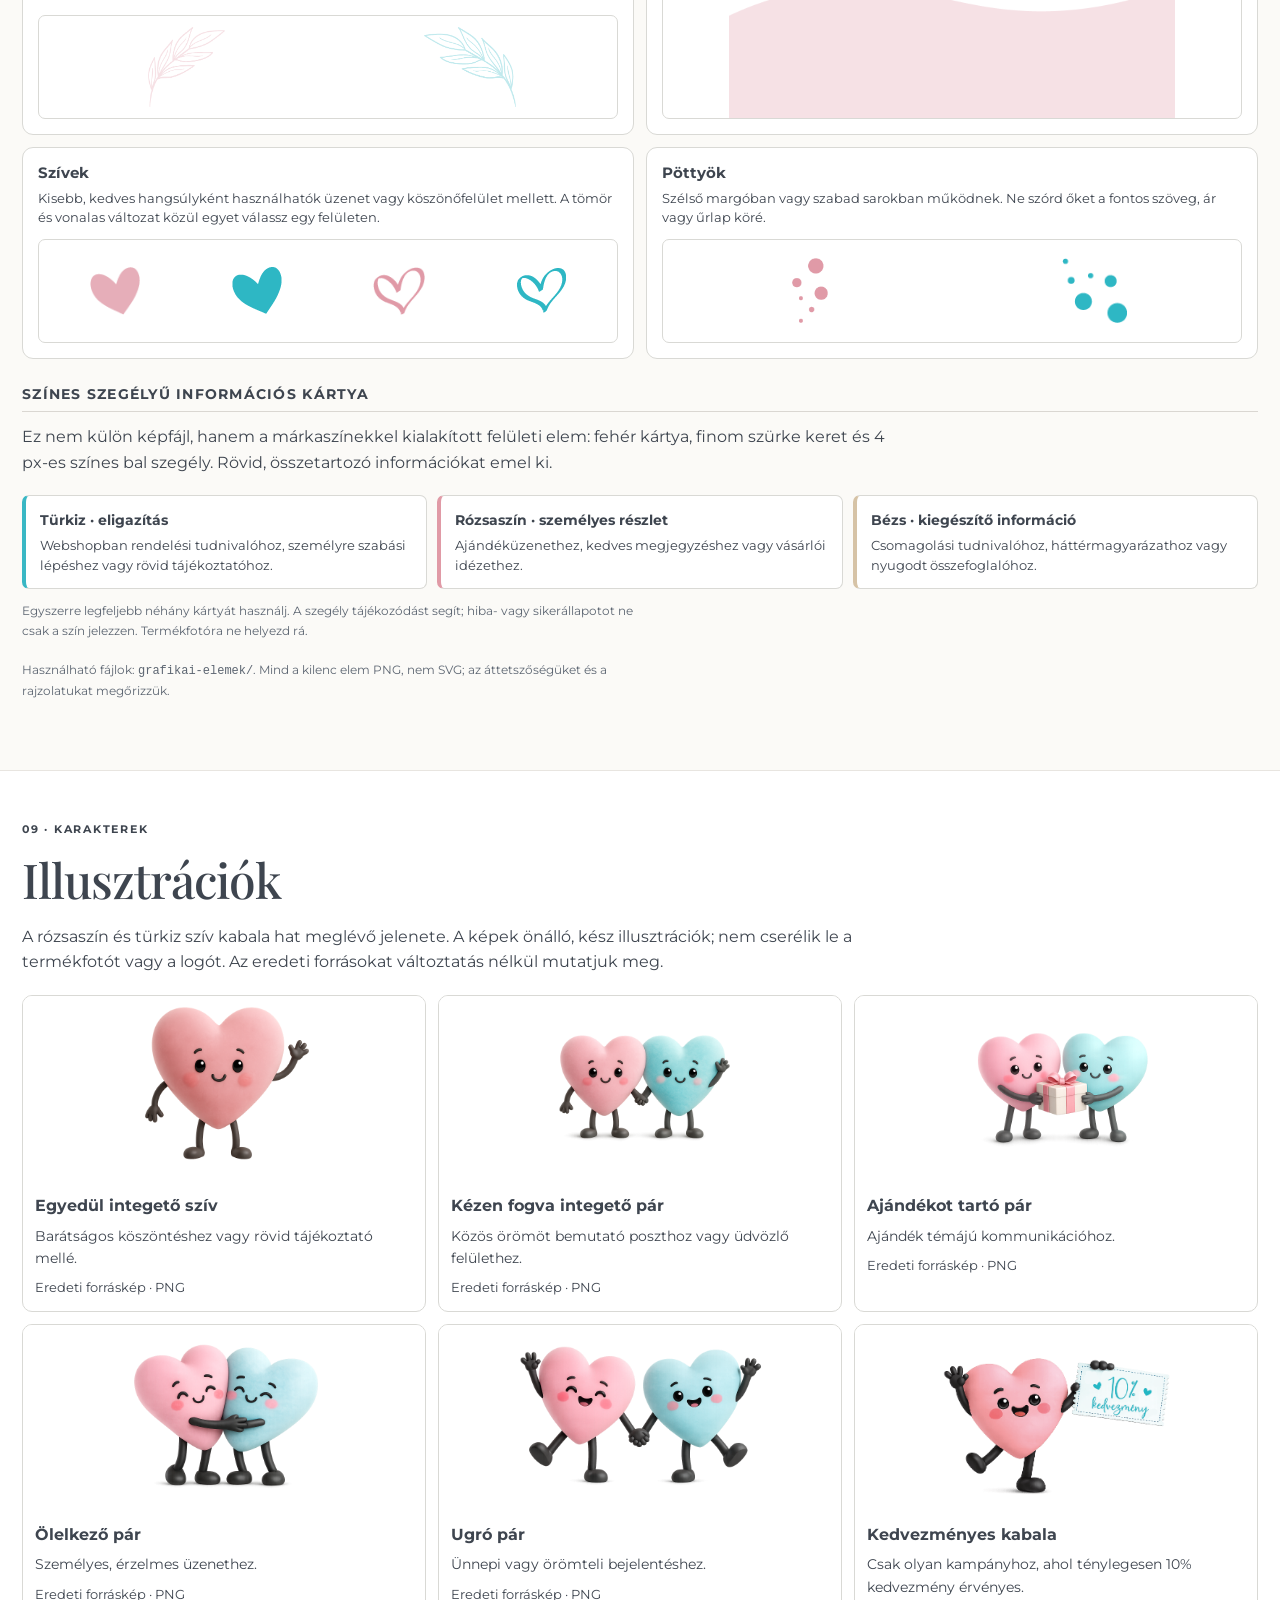
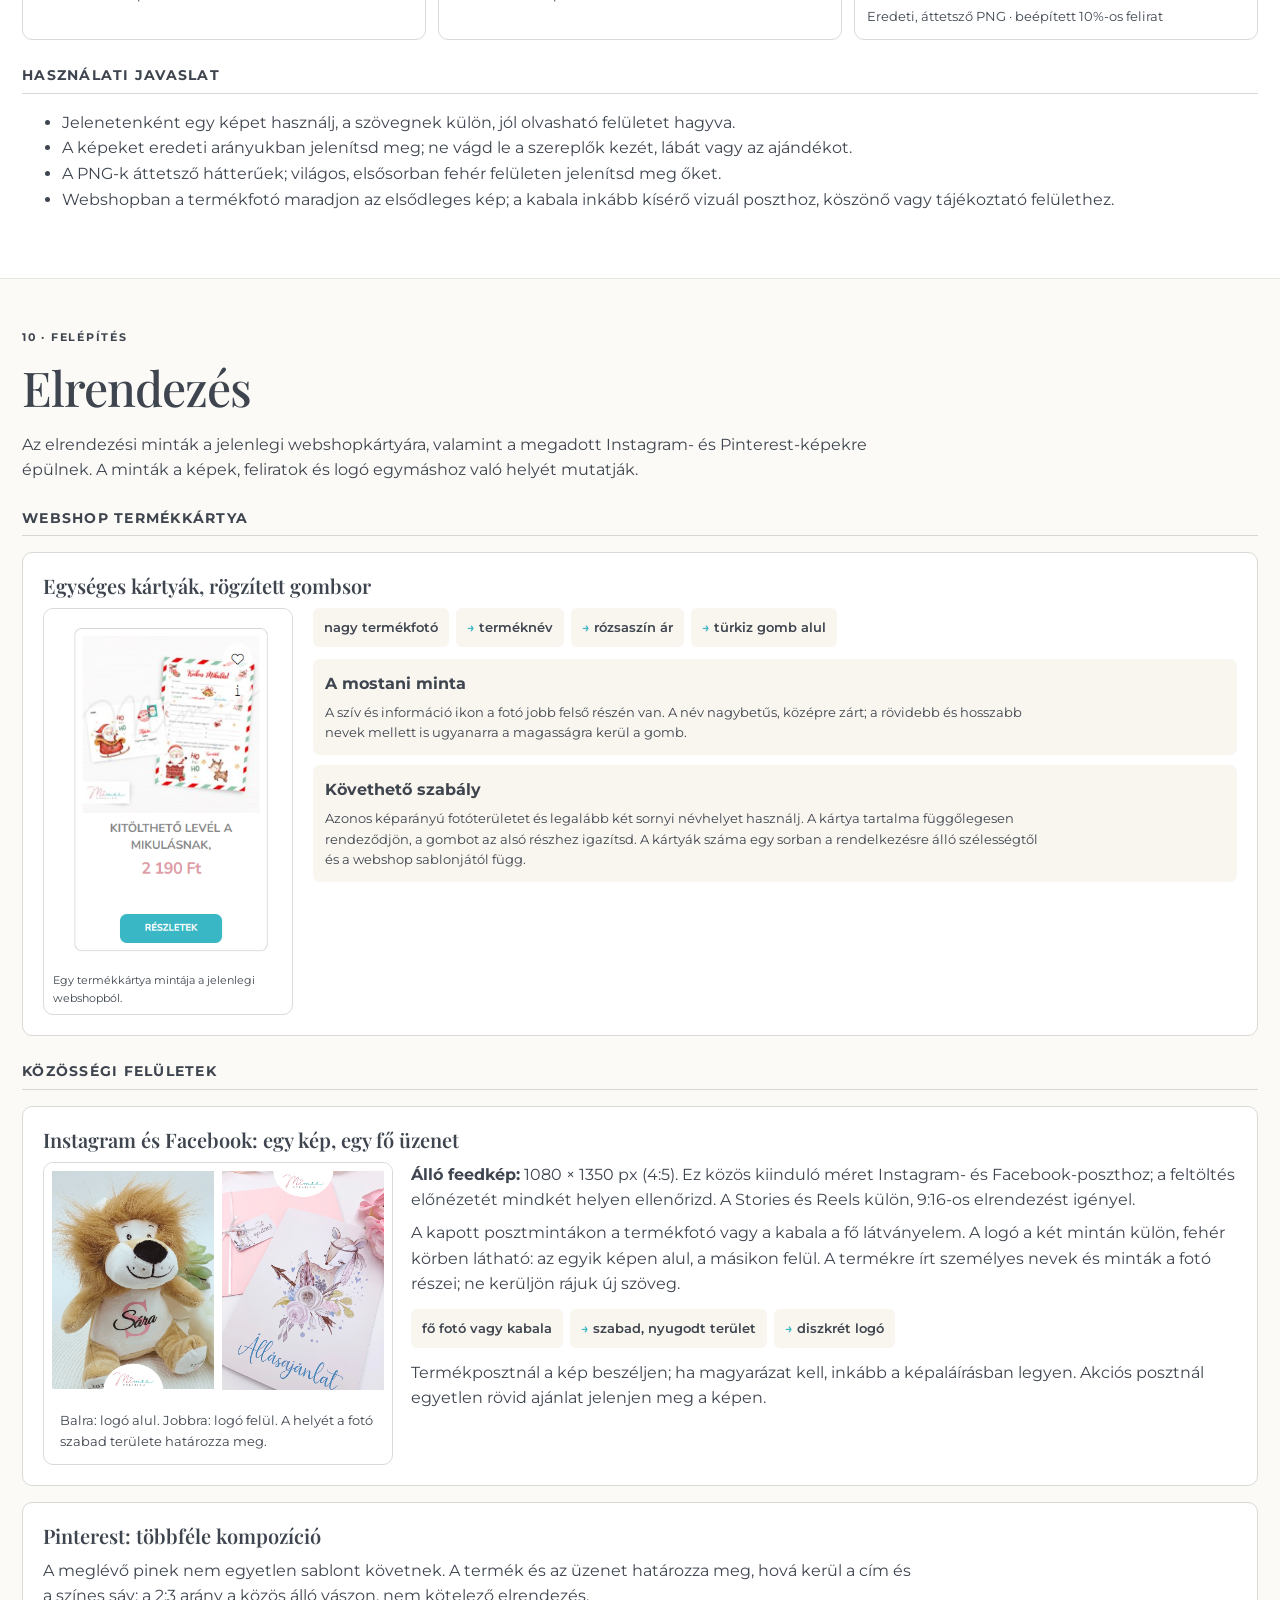
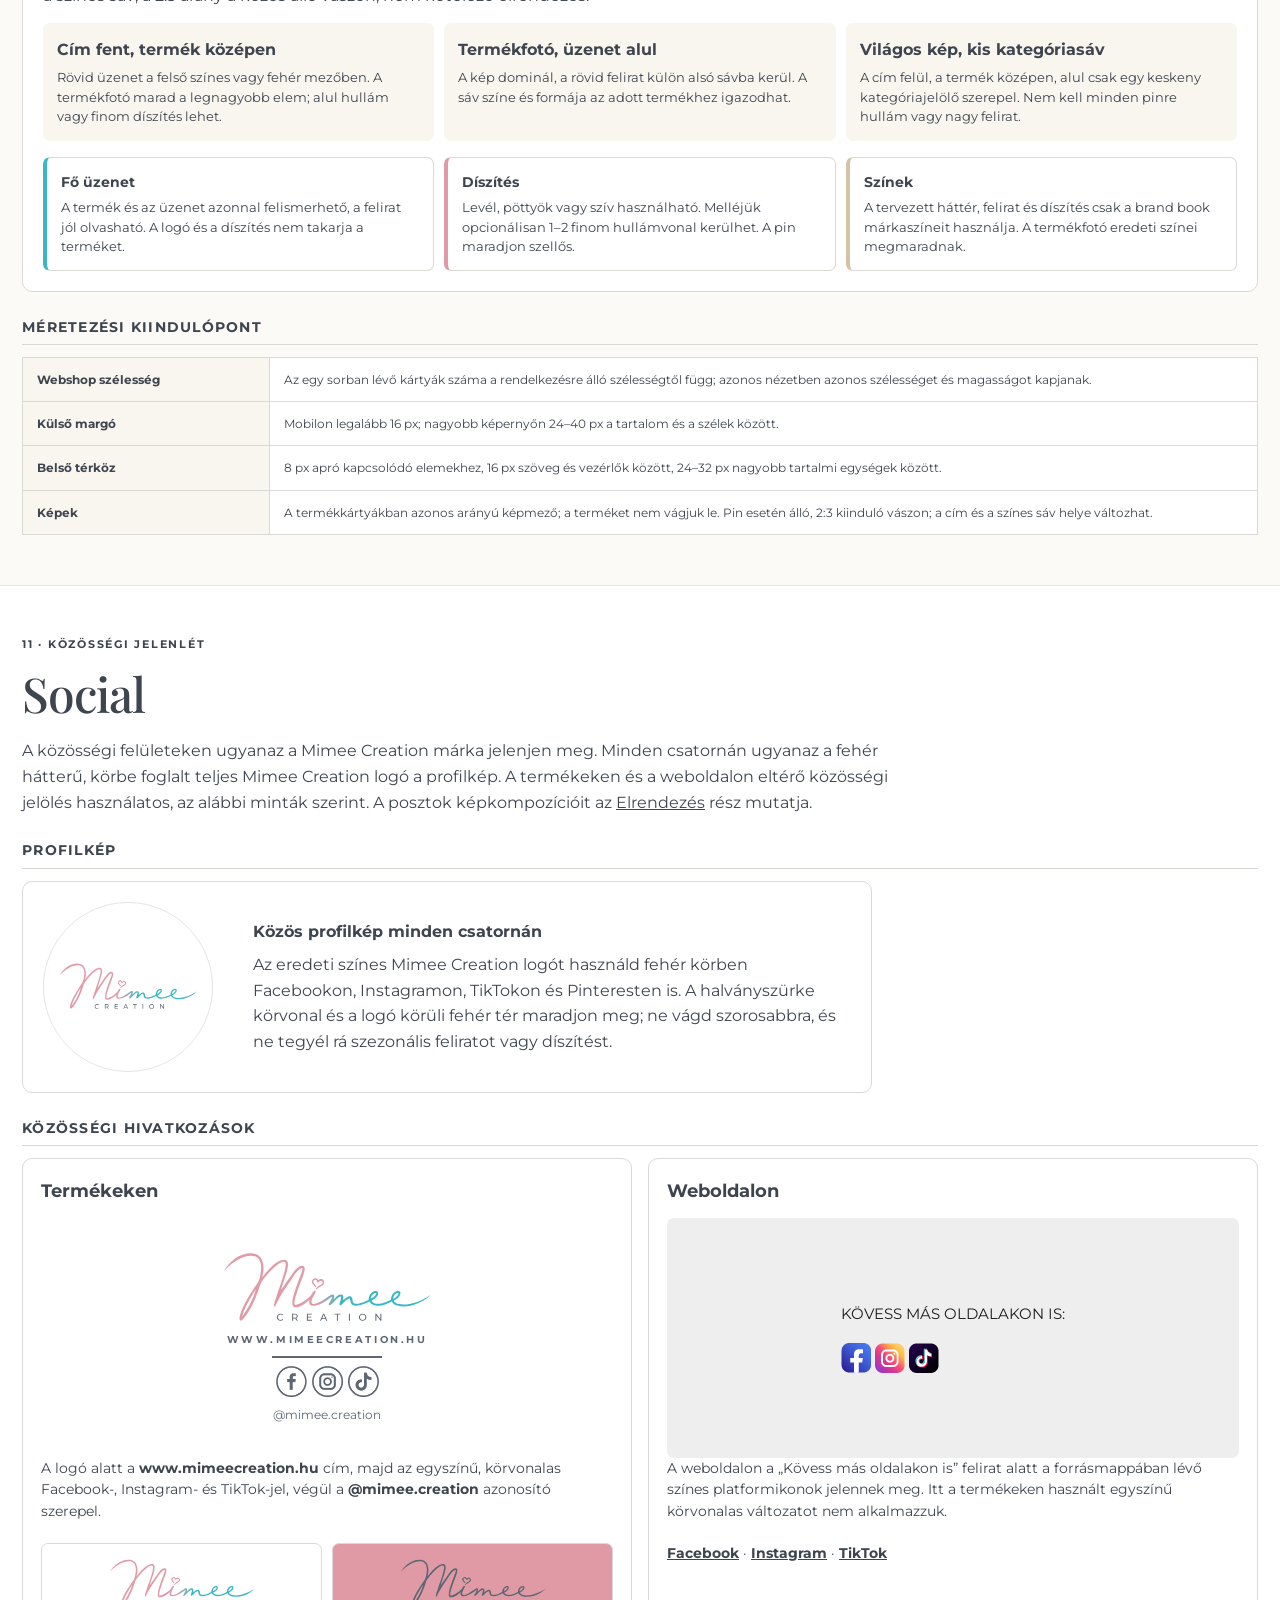
<file: brand-book/index.html>
<!doctype html>
<html lang="hu">
<head>
  <meta charset="utf-8">
  <meta name="viewport" content="width=device-width,initial-scale=1">
  <meta name="color-scheme" content="light">
  <title>Mimee Creation · Brand book 1.0</title>
  <link rel="icon" href="logo/faviconok/mimee-favicon-rozsaszin@16x16.png">
  <link rel="stylesheet" href="tokens.css">
  <style>
    :root{scroll-behavior:smooth}*{box-sizing:border-box}body{margin:0;background:#fff;color:var(--mimee-szoveg);font:400 16px/1.6 var(--mimee-font-szoveg)}a{color:var(--mimee-szoveg)}a:hover{color:var(--mimee-szoveg)}button{font:inherit}.wrap{width:min(1240px,calc(100% - 44px));margin:auto}header{position:sticky;top:0;z-index:20;background:rgba(255,255,255,.96);border-bottom:1px solid var(--mimee-keret);backdrop-filter:blur(10px)}.head{display:flex;align-items:center;justify-content:space-between;gap:18px;padding:12px 0}.mark{display:flex;align-items:center;gap:12px;text-decoration:none;color:var(--mimee-szoveg);white-space:nowrap}.mark img{width:110px;height:auto}.mark strong{font-size:12px;letter-spacing:.04em}.version{font-size:11px;color:var(--mimee-grafit);white-space:nowrap}nav{display:flex;overflow-x:auto;gap:22px;scrollbar-width:thin;padding:0 0 9px}nav a{font-size:12px;font-weight:600;white-space:nowrap;text-decoration:none;color:var(--mimee-szoveg);border-bottom:2px solid transparent;padding:3px 0 7px}nav a:hover,nav a.active{color:var(--mimee-szoveg);border-color:var(--mimee-szoveg)}section{padding:72px 0;border-bottom:1px solid #e8e5e0;scroll-margin-top:120px}section:nth-of-type(even){background:#fbfaf7}h1,h2,h3{margin:0 0 .35em;line-height:1.17}h1,h2{font-family:var(--mimee-font-cim);font-weight:500;letter-spacing:-.02em}h1{font-size:clamp(38px,5vw,64px)}h2{font-size:clamp(34px,4vw,48px)}h3{font-size:20px}p{max-width:80ch;margin:0 0 20px}.eyebrow{font-size:11px;font-weight:700;letter-spacing:.16em;text-transform:uppercase;color:var(--mimee-szoveg);margin-bottom:12px}.lead{font-size:19px;max-width:67ch}.intro{padding:84px 0;background:linear-gradient(120deg,#fff 45%,var(--mimee-tortfeher))}.intro-logo{width:min(300px,65vw);margin-bottom:20px}.tiny{font-size:12px;color:var(--mimee-grafit)}.grid{display:grid;grid-template-columns:repeat(2,minmax(0,1fr));gap:18px}.grid.three{grid-template-columns:repeat(3,minmax(0,1fr))}.grid.four{grid-template-columns:repeat(4,minmax(0,1fr))}.card{border:1px solid var(--mimee-keret);border-radius:12px;background:#fff;overflow:hidden}.card-body{padding:18px}.card small{font-size:12px;color:var(--mimee-grafit)}.swatch{height:105px;border-bottom:1px solid #e7e3de}.code{font-family:Consolas,'Courier New',monospace;font-size:13px}.card h3{font-size:16px;font-family:var(--mimee-font-szoveg);font-weight:700;margin:0 0 4px}.card p{font-size:13px;margin:9px 0 0}.subhead{font-size:14px;text-transform:uppercase;letter-spacing:.09em;margin:36px 0 14px;border-bottom:1px solid #dad7d2;padding-bottom:9px}.chip{display:inline-block;padding:5px 10px;border-radius:5px;margin:4px 6px 4px 0;font-size:12px}.alpha-row{display:flex;gap:14px;flex-wrap:wrap}.alpha-card{width:125px;padding:10px;border:1px solid var(--mimee-keret);border-radius:8px;background:#fff;font-size:12px}.alpha-card i{display:block;height:54px;border-radius:5px;margin-bottom:8px;background-image:linear-gradient(45deg,#eee 25%,transparent 25%),linear-gradient(-45deg,#eee 25%,transparent 25%),linear-gradient(45deg,transparent 75%,#eee 75%),linear-gradient(-45deg,transparent 75%,#eee 75%);background-size:16px 16px;background-position:0 0,0 8px,8px -8px,-8px 0}.alpha-card i span{display:block;height:100%;border-radius:5px}.status{padding:18px;border-radius:10px;color:#fff;min-height:130px}.status b{display:block}.status code{font-size:12px}.table-scroll{overflow:auto;border:1px solid var(--mimee-keret);border-radius:9px}table{border-collapse:collapse;width:100%;min-width:760px}th,td{padding:9px 11px;text-align:left;border-right:1px solid #e2dfdc;border-bottom:1px solid #e2dfdc;font-size:12px}th{background:#f4f1ed;position:sticky;top:0;z-index:1}td:first-child{font-weight:600;white-space:nowrap;background:#fff}td.sample{min-width:105px;font-weight:700}td.sample small{display:block;font-weight:500}.sample .metric{display:inline-block;margin-left:5px;padding:2px 5px;border-radius:3px;background:transparent;color:inherit;font-weight:700}.sample .sample-aa{font-size:16px}td.normal{outline:inset 2px rgba(31,122,84,.42)}td.large{outline:inset 2px rgba(138,100,20,.45)}td.fail{outline:inset 2px rgba(180,52,75,.45)}.legend{display:flex;gap:14px;flex-wrap:wrap;font-size:12px;margin:16px 0 0}.legend b{margin-right:4px}.type-font{padding:22px}.type-font .big{font-size:50px;line-height:1}.type-font .big.playfair{font-family:var(--mimee-font-cim)}.type-spec{display:grid;grid-template-columns:210px 1fr;gap:24px;padding:26px 0;border-top:1px solid #e2dfdc;align-items:center}.type-spec .meta{font-size:12px;color:var(--mimee-grafit)}.type-spec .meta b{display:block;color:var(--mimee-szoveg);font-size:14px}.type-example{margin:0;max-width:none}.logo-tile{min-height:190px;padding:22px;display:flex;flex-direction:column;justify-content:space-between;border-radius:9px;border:1px solid var(--mimee-keret)}.logo-tile img{width:100%;max-width:245px;max-height:110px;object-fit:contain;align-self:center}.logo-tile span{font-size:11px;font-weight:700;background:rgba(255,255,255,.87);color:#3E454F;padding:4px 7px;border-radius:4px;align-self:flex-start}.logo-tile.dark span{background:rgba(255,255,255,.13);color:#fff}.icon-grid{display:grid;grid-template-columns:repeat(3,minmax(0,1fr));gap:16px}.icon-card{background:#fff;border:1px solid var(--mimee-keret);border-radius:12px;padding:22px;min-height:205px}.icon-disc{width:72px;height:72px;border-radius:18px;display:grid;place-items:center;margin-bottom:17px}.icon-disc img{width:36px;height:36px}.icon-card h3{font:700 15px/1.3 var(--mimee-font-szoveg);margin:0 0 6px}.icon-card p{font-size:13px;margin:0 0 9px}.icon-card code{font-size:11px;color:var(--mimee-grafit)}.icon-library{display:grid;grid-template-columns:repeat(5,minmax(0,1fr));gap:12px}.icon-entry{display:flex;align-items:center;gap:12px;padding:15px;border:1px solid var(--mimee-keret);border-radius:10px;background:#fff;color:var(--mimee-szoveg);text-decoration:none;min-height:76px}.icon-entry:hover,.icon-entry:focus-visible{border-color:var(--mimee-grafit);box-shadow:0 0 0 3px var(--mimee-grafit-20)}.icon-entry img{width:32px;height:32px;flex:none}.icon-entry span{font-size:12px;font-weight:600;line-height:1.3}.icon-rule{display:grid;grid-template-columns:repeat(3,minmax(0,1fr));gap:14px;margin-top:18px}.icon-rule>div{background:#fff;border:1px solid var(--mimee-keret);border-radius:9px;padding:18px;font-size:13px}.icon-rule b{display:block;margin-bottom:4px}.icon-sizes{display:flex;align-items:flex-end;gap:26px;flex-wrap:wrap;margin:20px 0}.icon-sizes span{display:grid;justify-items:center;gap:7px;font-size:12px}.icon-sizes img{display:block}.usage-grid{display:grid;grid-template-columns:repeat(3,minmax(0,1fr));gap:16px}.usage-card{border:1px solid var(--mimee-keret);border-radius:14px;overflow:hidden;background:#fff}.usage-visual{min-height:255px;padding:26px;position:relative;overflow:hidden}.usage-visual h3{font:500 30px/1.18 var(--mimee-font-cim);max-width:225px;position:relative;z-index:1;margin:0}.usage-visual p{font-size:13px;max-width:225px;margin:10px 0 0;position:relative;z-index:1}.usage-shape{position:absolute;width:190px;height:190px;border-radius:50%;right:-40px;bottom:-70px}.usage-shape.small{width:100px;height:100px;right:73px;bottom:-48px}.usage-caption{padding:17px 20px;border-top:1px solid #eee}.usage-caption b{font-size:14px}.usage-caption p{font-size:12px;color:var(--mimee-grafit);margin:3px 0 0}.usage-strip{display:flex;height:20px;margin-top:15px;border-radius:5px;overflow:hidden}.usage-strip i{flex:1}.usage-note{background:#fff;border:1px solid var(--mimee-keret);border-radius:11px;padding:18px 21px;font-size:13px;margin-top:24px}.usage-note strong{display:block;margin-bottom:4px}.button-grid{display:grid;grid-template-columns:repeat(2,minmax(0,1fr));gap:18px}.button-panel{background:#fff;border:1px solid var(--mimee-keret);border-radius:12px;padding:26px}.button-panel h3{font:700 17px/1.3 var(--mimee-font-szoveg);margin:0 0 7px}.button-panel p{font-size:13px;margin:0 0 22px}.button-state{display:grid;grid-template-columns:90px 1fr;align-items:center;gap:16px;min-height:74px;border-top:1px solid #e8e5e0;padding:14px 0}.button-state small{font-size:12px;font-weight:600;color:var(--mimee-grafit)}.mimee-demo-button{border-radius:10px;text-align:center;font:700 16px/1.2 var(--mimee-font-szoveg);text-transform:uppercase;cursor:pointer;transition:background-color .18s ease}.mimee-demo-button.primary{min-height:56px;width:min(100%,315px);padding:14px 26px;border:0;background:var(--mimee-turkiz);color:#fff}.mimee-demo-button.primary:hover,.mimee-demo-button.primary.is-hover{background:var(--mimee-gomb-hover)}.mimee-demo-button.secondary{min-height:44px;width:min(100%,170px);padding:10px 18px;border:1px solid var(--mimee-rozsaszin);background:#fff;color:var(--mimee-rozsaszin);font-size:14px}.mimee-demo-button.secondary:hover,.mimee-demo-button.secondary.is-hover{background:var(--mimee-rozsaszin);color:#fff}.mimee-demo-button:focus-visible{outline:2px solid var(--mimee-szoveg);outline-offset:3px}.variant-grid{display:grid;grid-template-columns:repeat(3,minmax(0,1fr));gap:16px}.variant-fieldset{min-width:0;margin:0;padding:20px 17px 22px;border:1px solid var(--mimee-keret);border-radius:12px;background:var(--mimee-tortfeher)}.variant-fieldset legend{padding:0 7px;font-size:14px;font-weight:700;color:var(--mimee-szoveg)}.variant-options{display:flex;justify-content:center;flex-wrap:wrap;gap:9px}.variant-option{position:relative;display:inline-flex}.variant-option input{position:absolute;inset:0;width:100%;height:100%;margin:0;opacity:0;cursor:pointer}.variant-option label{display:inline-flex;align-items:center;justify-content:center;min-height:44px;min-width:50px;padding:9px 13px;border:1px solid var(--mimee-keret);border-radius:8px;background:#fff;color:var(--mimee-szoveg);font:600 14px/1.2 var(--mimee-font-szoveg);cursor:pointer;transition:background-color .18s ease,border-color .18s ease}.variant-option label::before{content:"✓";visibility:hidden;margin-right:5px;font-size:12px}.variant-option:hover label{background:var(--mimee-turkiz-20);border-color:var(--mimee-turkiz)}.variant-option input:checked+label{background:var(--mimee-turkiz-40);border:2px solid var(--mimee-turkiz);color:#26313A;font-weight:700}.variant-option input:checked+label::before{visibility:visible}.variant-option:hover input:checked+label{background:var(--mimee-turkiz-80)}.variant-option input:focus-visible+label{outline:2px solid var(--mimee-szoveg);outline-offset:3px}.button-spec{display:grid;grid-template-columns:repeat(3,minmax(0,1fr));gap:14px;margin-top:18px}.button-spec>div{border:1px solid var(--mimee-keret);background:#fff;border-radius:9px;padding:17px;font-size:13px}.button-spec b{display:block;margin-bottom:4px}.surface-grid{display:grid;grid-template-columns:repeat(3,minmax(0,1fr));gap:16px}.surface-tile{border:1px solid var(--mimee-keret);border-radius:12px;overflow:hidden;background:#fff}.surface-stage{height:245px;padding:24px;display:flex;flex-direction:column;justify-content:center}.surface-stage h3{font:500 27px/1.15 var(--mimee-font-cim);margin:0 0 9px}.surface-stage p{font-size:13px;margin:0}.surface-stage .mini-card{background:#fff;border:1px solid var(--mimee-keret);border-radius:12px;padding:18px;box-shadow:var(--mimee-arnyek)}.surface-stage .mini-line{height:7px;border-radius:4px;background:var(--mimee-grafit-20);margin-top:12px;width:75%}.surface-stage .mini-line.short{width:48%}.surface-stage .mini-photo{height:110px;border-radius:10px;background:#fff;display:flex;align-items:center;justify-content:center;margin-bottom:15px}.surface-stage .mini-photo img{width:100%;height:100%;object-fit:contain}.surface-tile .caption{padding:18px;border-top:1px solid var(--mimee-keret)}.surface-tile .caption b{font-size:14px}.surface-tile .caption p{font-size:12px;margin:5px 0 0}.surface-rules{display:grid;grid-template-columns:repeat(3,minmax(0,1fr));gap:14px}.surface-rules>div{background:#fff;border:1px solid var(--mimee-keret);border-radius:10px;padding:19px;font-size:13px}.surface-rules b{display:block;font-size:14px;margin-bottom:6px}.graphic-assets{display:grid;grid-template-columns:repeat(3,minmax(0,1fr));gap:16px}.graphic-asset{border:1px solid var(--mimee-keret);border-radius:12px;background:#fff;overflow:hidden}.graphic-preview{height:255px;position:relative;display:flex;align-items:center;justify-content:center;overflow:hidden;background:#fff}.graphic-preview.leaf img{max-width:70%;max-height:80%;width:auto;height:auto;object-fit:contain}.graphic-preview.wave img{position:absolute;left:-10%;bottom:-45px;width:120%;height:auto;display:block}.graphic-preview.wave span{position:absolute;top:35px;left:25px;right:25px;z-index:1;text-align:center;font:500 25px/1.2 var(--mimee-font-cim)}.graphic-preview.mini img{max-width:110px;max-height:120px;width:auto;height:auto;object-fit:contain}.graphic-info{padding:18px;border-top:1px solid var(--mimee-keret)}.graphic-info b,.graphic-info code{display:block}.graphic-info b{font-size:15px}.graphic-info code{font-size:11px;margin:6px 0;color:var(--mimee-grafit);overflow-wrap:anywhere}.graphic-info p{font-size:12px;margin:0 0 7px}.graphic-info a{font-size:12px}.graphic-use{display:grid;grid-template-columns:repeat(2,minmax(0,1fr));gap:16px;margin-top:18px}.graphic-use>div{background:#fff;border:1px solid var(--mimee-keret);border-radius:10px;padding:18px;font-size:13px}.graphic-use b{display:block;margin-bottom:5px}.future{padding:34px;border:1px dashed #bab7b2;border-radius:12px;background:#fff}.footer{padding:38px 0;background:var(--mimee-szoveg);color:#fff}.footer a{color:#fff}.skip{position:absolute;left:-9999px}.skip:focus{left:12px;top:8px;background:#fff;padding:8px;z-index:30}@media(max-width:800px){.grid.three,.grid.four,.icon-grid{grid-template-columns:repeat(2,minmax(0,1fr))}.usage-grid,.variant-grid,.surface-grid,.surface-rules,.graphic-assets{grid-template-columns:1fr}.graphic-preview{height:330px}.button-grid{grid-template-columns:1fr}.icon-library{grid-template-columns:repeat(4,minmax(0,1fr))}.type-spec{grid-template-columns:1fr;gap:8px}.head{padding:9px 0}.mark img{width:88px}}@media(max-width:550px){.grid,.grid.three,.grid.four,.icon-grid,.icon-rule,.button-spec,.graphic-use{grid-template-columns:1fr}.icon-library{grid-template-columns:repeat(2,minmax(0,1fr))}.graphic-preview{height:255px}section{padding:48px 0}.intro{padding:56px 0}.wrap{width:min(100% - 28px,1240px)}.version{font-size:10px}}
  .favicon-grid{display:grid;grid-template-columns:repeat(3,minmax(0,1fr));gap:16px}.favicon-tile{padding:20px;border:1px solid var(--mimee-keret);border-radius:9px;background:#fff}.favicon-preview{min-height:145px;display:flex;align-items:center;justify-content:center;background:#F9F5EF;border-radius:7px}.favicon-preview img{width:104px;height:104px;object-fit:contain}.favicon-tile b{display:block;margin-top:13px}.favicon-tile small{display:block;margin-top:5px;line-height:1.5}.favicon-mini{display:flex;align-items:center;gap:12px;margin-top:16px}.favicon-mini img{width:32px;height:32px;image-rendering:auto}@media(max-width:700px){.favicon-grid{grid-template-columns:1fr}}.mascot-grid{display:grid;grid-template-columns:repeat(3,minmax(0,1fr));gap:12px}.mascot-card{border:1px solid var(--mimee-keret);border-radius:10px;overflow:hidden;background:#fff}.mascot-card img{display:block;width:100%;height:185px;object-fit:contain;background:#FFFFFF}.mascot-card .mascot-info{padding:12px}.mascot-card b{display:block;margin-bottom:6px}.mascot-card p{margin:0;font-size:14px}.mascot-card small{display:block;margin-top:8px;color:var(--mimee-szoveg)}@media(max-width:800px){.mascot-grid{grid-template-columns:repeat(2,minmax(0,1fr))}}@media(max-width:550px){.mascot-grid{grid-template-columns:1fr}.mascot-card img{height:200px}}.layout-rules{display:grid;grid-template-columns:repeat(4,minmax(0,1fr));gap:12px}.layout-rule,.layout-example{border:1px solid var(--mimee-keret);border-radius:10px;background:#fff}.layout-rule{padding:18px}.layout-rule b{display:block;margin-bottom:8px}.layout-rule p{margin:0;font-size:14px}.layout-examples{display:grid;grid-template-columns:repeat(3,minmax(0,1fr));gap:16px}.layout-example{overflow:hidden}.layout-example>h4{margin:0;padding:16px 17px;border-bottom:1px solid var(--mimee-keret);font-size:17px}.layout-stage{padding:18px;background:#F9F5EF;min-height:320px}.layout-note{padding:14px 17px;font-size:13px;line-height:1.55}.layout-note p{margin:0}.layout-product{max-width:250px;margin:auto;background:white;border:1px solid var(--mimee-keret);border-radius:9px;overflow:hidden}.layout-product img{display:block;width:100%;height:130px;object-fit:contain;background:#fff}.layout-product div{padding:12px}.layout-product b,.layout-product small{display:block}.layout-product small{margin:5px 0 11px}.layout-demo-button{display:inline-block;background:#39B7C4;color:#fff;padding:8px 14px;border-radius:6px;font-weight:700;font-size:12px}.layout-page{background:#fff;border:1px solid var(--mimee-keret);border-radius:9px;overflow:hidden}.layout-page .layout-page-inner{display:grid;grid-template-columns:1fr 1fr;gap:12px;padding:15px}.layout-page img{width:100%;height:180px;object-fit:contain}.layout-page h5{font:500 20px/1.2 var(--mimee-font-cim);margin:8px 0}.layout-page p{font-size:11px;line-height:1.5;margin:0 0 10px}.layout-page .layout-demo-button{font-size:10px}.layout-post{width:min(100%,255px);aspect-ratio:1;margin:auto;background:#fff;border:1px solid var(--mimee-keret);display:flex;flex-direction:column;overflow:hidden}.layout-post img{width:100%;height:62%;object-fit:contain}.layout-post div{padding:10px 13px}.layout-post h5{font:500 19px/1.1 var(--mimee-font-cim);margin:0 0 4px}.layout-post p{font-size:10px;line-height:1.4;margin:0}.layout-values{display:grid;grid-template-columns:repeat(4,minmax(0,1fr));gap:10px}.layout-values div{padding:14px;border:1px solid var(--mimee-keret);border-radius:8px;background:#fff}.layout-values b{display:block;font-size:22px}.layout-values small{display:block}@media(max-width:900px){.layout-rules,.layout-values{grid-template-columns:repeat(2,minmax(0,1fr))}.layout-examples{grid-template-columns:1fr}.layout-stage{min-height:auto}.layout-page{max-width:500px;margin:auto}}@media(max-width:550px){.layout-rules,.layout-values{grid-template-columns:1fr}}.layout-ref-grid{display:grid;grid-template-columns:repeat(2,minmax(0,1fr));gap:16px}.layout-ref{margin:0;background:#fff;border:1px solid var(--mimee-keret);border-radius:10px;overflow:hidden}.layout-ref img{display:block;width:100%;height:auto}.layout-ref figcaption{padding:12px 16px;font-size:13px}.layout-spec{width:100%;border-collapse:collapse;background:#fff;font-size:14px}.layout-spec th,.layout-spec td{padding:12px 14px;border:1px solid var(--mimee-keret);text-align:left;vertical-align:top}.layout-spec th{background:#F9F5EF;width:20%}.layout-case{border:1px solid var(--mimee-keret);border-radius:10px;background:#fff;padding:20px;margin:16px 0}.layout-case h4{margin:0 0 9px;font:600 20px/1.3 var(--mimee-font-cim)}.layout-case p{margin:7px 0}.layout-sequence{display:flex;flex-wrap:wrap;gap:7px;margin:14px 0}.layout-sequence span{padding:9px 11px;border-radius:6px;background:#F9F5EF;font-size:13px;font-weight:600}.layout-sequence span+span:before{content:"→ ";color:#39B7C4}.layout-pair{display:grid;grid-template-columns:1fr 1fr;gap:14px}.layout-pair>div{background:#F9F5EF;border-radius:7px;padding:14px}.layout-pair b{display:block;margin-bottom:5px}.layout-pair p{font-size:13px;margin:0}.layout-visual{display:grid;grid-template-columns:1fr 1fr;gap:14px;margin:14px 0}.layout-visual>div{border:1px dashed #D6C3A6;border-radius:8px;padding:10px;background:#fff}.layout-visual small{display:block;margin-bottom:7px;font-weight:700}.layout-wire{display:grid;grid-template-columns:1.2fr 1fr .8fr;gap:6px}.layout-wire span{display:block;padding:25px 8px;background:#F9F5EF;text-align:center;font-size:11px;border-radius:4px}.layout-wire-mobile{display:grid;gap:5px;width:90px;margin:auto}.layout-wire-mobile span{display:block;padding:6px;background:#F9F5EF;text-align:center;font-size:10px;border-radius:3px}@media(max-width:700px){.layout-ref-grid,.layout-pair,.layout-visual{grid-template-columns:1fr}.layout-spec{font-size:12px}.layout-spec th,.layout-spec td{padding:9px}}.layout-single-card{display:flex;justify-content:center;align-items:flex-start;padding:12px;background:#fff}.layout-single-card img{display:block!important;width:200px!important;height:340px!important;object-fit:cover!important;object-position:left top!important;max-width:none}.layout-instagram-pair{display:flex;justify-content:center;align-items:flex-start;gap:12px;padding:12px;background:#fff}.layout-instagram-pair img{display:block!important;width:calc(50% - 6px)!important;height:auto!important;max-width:220px;object-fit:contain!important}@media(max-width:550px){.layout-instagram-pair{gap:6px;padding:6px}}.layout-inline-ref{max-width:620px;margin:14px auto 18px}.layout-inline-ref .layout-instagram-pair img{max-width:245px}.layout-product-row{display:grid;grid-template-columns:190px minmax(0,1fr);gap:20px;align-items:start}.layout-product-case .layout-inline-ref{margin:0;max-width:none}.layout-product-case .layout-single-card{padding:8px}.layout-product-case .layout-single-card img{width:160px!important;height:272px!important}.layout-product-case .layout-ref figcaption{font-size:11px;padding:7px 9px}.layout-product-explain .layout-sequence{margin:0 0 12px}.layout-product-explain .layout-pair{gap:10px}.layout-product-explain .layout-pair>div{padding:12px}@media(max-width:700px){.layout-product-row{grid-template-columns:1fr}.layout-product-case .layout-inline-ref{max-width:190px;margin:auto}}.layout-product-row{grid-template-columns:250px minmax(0,1fr)}.layout-product-case .layout-single-card img{width:200px!important;height:340px!important}.layout-product-explain .layout-pair{grid-template-columns:1fr}@media(max-width:700px){.layout-product-row{grid-template-columns:1fr}.layout-product-case .layout-inline-ref{max-width:250px}}.layout-social-row{display:grid;grid-template-columns:350px minmax(0,1fr);gap:18px;align-items:start}.layout-social-case .layout-inline-ref{margin:0;max-width:none}.layout-social-case .layout-instagram-pair{padding:8px;gap:8px}.layout-social-case .layout-instagram-pair img{width:calc(50% - 4px)!important}.layout-social-explain p:first-child{margin-top:0}.layout-social-explain .layout-sequence{margin:12px 0}@media(max-width:700px){.layout-social-row{grid-template-columns:1fr}.layout-social-case .layout-inline-ref{max-width:420px;margin:auto}}.pin-options{display:grid;grid-template-columns:repeat(3,minmax(0,1fr));gap:10px;margin:14px 0}.pin-options>div{padding:14px;background:#F9F5EF;border-radius:7px}.pin-options b{display:block;margin-bottom:6px}.pin-options p{font-size:13px;line-height:1.5;margin:0}@media(max-width:700px){.pin-options{grid-template-columns:1fr}}.social-profile{display:grid;grid-template-columns:130px minmax(0,1fr);gap:20px;align-items:center;background:#fff;border:1px solid var(--mimee-keret);border-radius:10px;padding:20px;max-width:760px}.social-avatar{width:118px;height:118px;display:grid;place-items:center;border-radius:12px;background:#F9F5EF}.social-avatar img{display:block;width:88px;height:88px;object-fit:contain}.social-profile b{display:block;margin-bottom:8px}.social-profile p{margin:0}.social-links{display:grid;grid-template-columns:repeat(4,minmax(0,1fr));gap:12px}.social-links a,.social-link-note{display:flex;align-items:center;gap:10px;min-height:66px;padding:13px;background:#fff;border:1px solid var(--mimee-keret);border-radius:9px;text-decoration:none;color:var(--mimee-szoveg)}.social-links a:hover{background:#F9F5EF}.social-links span,.social-link-note span{display:grid;place-items:center;flex:none;width:30px;height:30px;border-radius:50%;background:#E09AA6;color:#fff;font-weight:700}.social-links b,.social-link-note b{font-size:14px}.social-link-note{flex-wrap:wrap}.social-link-note small{font-size:11px;width:100%;margin-left:40px}@media(max-width:800px){.social-links{grid-template-columns:repeat(2,minmax(0,1fr))}}@media(max-width:550px){.social-profile{grid-template-columns:1fr}.social-links{grid-template-columns:1fr}}.pin-rule-list{display:grid;grid-template-columns:repeat(3,minmax(0,1fr));gap:10px;margin-top:16px}.pin-rule-list>div{background:#fff;border:1px solid var(--mimee-keret);border-left:4px solid #39B7C4;border-radius:7px;padding:13px 14px}.pin-rule-list>div:nth-child(2){border-left-color:#E09AA6}.pin-rule-list>div:nth-child(3){border-left-color:#D6C3A6}.pin-rule-list b{display:block;font-size:14px;margin-bottom:5px}.pin-rule-list p{font-size:13px;line-height:1.5;margin:0}@media(max-width:700px){.pin-rule-list{grid-template-columns:1fr}}.social-avatar{background:#fff}.social-avatar img{width:118px;height:118px;object-fit:contain}.social-profile{grid-template-columns:190px minmax(0,1fr);max-width:850px}.social-avatar{width:170px;height:170px;border:1px solid #E5E5E5;border-radius:50%;background:#fff}.social-avatar img{width:142px;height:auto;max-height:95px;object-fit:contain}@media(max-width:550px){.social-profile{grid-template-columns:1fr}.social-avatar{margin:auto}}.social-ref-grid{display:grid;grid-template-columns:repeat(2,minmax(0,1fr));gap:16px}.social-ref-card{border:1px solid var(--mimee-keret);border-radius:10px;background:#fff;padding:18px}.social-ref-card h4{margin:0 0 12px;font-size:18px}.social-ref-card p{font-size:14px;line-height:1.55}.social-ref-preview{display:flex;align-items:center;justify-content:center;min-height:240px;background:#fff;border-radius:7px}.social-ref-card:nth-child(2) .social-ref-preview{background:#eee}.social-ref-preview img{display:block;max-width:100%;max-height:220px;object-fit:contain}.social-logo-variants{display:grid;grid-template-columns:1fr 1fr;gap:10px;margin-top:14px}.social-logo-variants>div{display:flex;flex-direction:column;justify-content:center;align-items:center;gap:7px;padding:14px 10px;min-height:94px;border-radius:7px;border:1px solid var(--mimee-keret)}.social-logo-variants>div:nth-child(2){background:#E09AA6}.social-logo-variants img{display:block;width:100%;max-width:150px;max-height:55px;object-fit:contain}.social-logo-variants small{text-align:center;font-size:11px}.social-text-links a{color:var(--mimee-szoveg);font-weight:700}@media(max-width:700px){.social-ref-grid{grid-template-columns:1fr}}.social-product-signature{display:flex;flex-direction:column;align-items:center;justify-content:center;gap:8px;width:100%;max-width:230px;background:#fff;padding:12px 8px;color:#5D6672}.social-signature-logo{width:100%;max-width:188px;height:auto}.social-product-signature strong{font-size:10px;letter-spacing:.26em}.social-signature-line{width:110px;border-top:2px solid #5D6672}.social-signature-icons{display:flex;gap:5px}.social-signature-icons img{width:31px;height:31px;object-fit:contain}.social-product-signature>span:last-child{font-size:12px}.social-web-icons{display:flex;flex-direction:column;align-items:flex-start;gap:17px;padding:18px;background:#eee;color:#1d1d1b}.social-web-icons>span{font-size:15px}.social-web-icons>div{display:flex;gap:4px}.social-web-icons a,.social-web-icons img{display:block;width:30px;height:30px}.social-ref-preview .social-web-icons img{max-height:none}.applied-asset{display:grid;grid-template-columns:250px minmax(0,1fr);gap:18px;align-items:center;border:1px solid var(--mimee-keret);border-radius:10px;background:#fff;padding:16px}.applied-asset-preview{display:grid;place-items:center;min-height:180px;border:1px solid var(--mimee-keret);border-radius:8px;overflow:hidden}.applied-asset-preview.label{background:#F9F5EF}.applied-asset-preview.label img{width:100%;height:170px;object-fit:contain}.applied-asset-preview.mockup{background:#fff}.applied-asset-preview.mockup img{display:block;width:100%;height:180px;object-fit:cover}.applied-asset b{display:block;margin-bottom:7px}.applied-asset p{margin:0 0 10px}.applied-asset small{font-size:12px;word-break:break-word}@media(max-width:650px){.applied-asset{grid-template-columns:1fr}}
  /* Tömörebb, összehasonlítható minták a brand bookban. */
  section{padding:50px 0}
  .subhead{margin:27px 0 12px}
  .logo-tile{min-height:145px;padding:15px}
  .logo-tile img{max-height:76px}
  #logo .grid.three{grid-template-columns:repeat(5,minmax(0,1fr));gap:10px}
  #logo .logo-tile span{font-size:10px}
  .favicon-tile{padding:13px}
  .favicon-preview{min-height:105px}
  .favicon-preview img{width:74px;height:74px}
  #piktogramok .icon-grid{grid-template-columns:repeat(6,minmax(0,1fr));gap:10px}
  #piktogramok .icon-card{min-height:0;padding:13px}
  #piktogramok .icon-disc{width:54px;height:54px;border-radius:13px;margin-bottom:10px}
  #piktogramok .icon-disc img{width:30px;height:30px}
  #piktogramok .icon-card p{font-size:12px;line-height:1.4;margin-bottom:6px}
  #piktogramok .icon-card code{font-size:10px;overflow-wrap:anywhere}
  #piktogramok .icon-library{gap:8px}
  #piktogramok .icon-entry{padding:10px;min-height:58px;gap:8px}
  #piktogramok .icon-entry img{width:26px;height:26px}
  #feluleti-szabalyok .surface-grid{gap:11px}
  #feluleti-szabalyok .surface-stage{height:155px;padding:16px}
  #feluleti-szabalyok .surface-stage .mini-photo{height:70px;margin-bottom:8px}
  #feluleti-szabalyok .surface-stage .mini-card{padding:13px}
  #feluleti-szabalyok .surface-stage h3{font-size:22px;margin-bottom:4px}
  #feluleti-szabalyok .surface-tile .caption{padding:11px 14px}
  #feluleti-szabalyok .surface-rules{grid-template-columns:repeat(2,minmax(0,1fr));gap:10px;counter-reset:surface-rule}
  #feluleti-szabalyok .surface-rules>div{position:relative;min-height:0;padding:13px 16px 13px 48px;line-height:1.5;counter-increment:surface-rule}
  #feluleti-szabalyok .surface-rules>div::before{content:counter(surface-rule,decimal-leading-zero);position:absolute;left:14px;top:13px;color:var(--mimee-turkiz);font-weight:700;font-size:13px}
  #feluleti-szabalyok .surface-rules b{margin-bottom:3px}
  #grafikai-elemek .graphic-assets{grid-template-columns:repeat(3,minmax(0,1fr));gap:10px}
  #grafikai-elemek .graphic-preview{height:135px}
  #grafikai-elemek .graphic-preview.leaf img{max-height:80%;max-width:55%}
  #grafikai-elemek .graphic-preview.mini img{max-width:70px;max-height:72px}
  #grafikai-elemek .graphic-preview.wave img{left:-10%;bottom:-28px;width:120%}
  #grafikai-elemek .graphic-preview.wave span{top:17px;left:12px;right:12px;font-size:17px}
  #grafikai-elemek .graphic-info{padding:11px 13px}
  #grafikai-elemek .graphic-info b{font-size:13px}
  #grafikai-elemek .graphic-info code{font-size:10px;margin:2px 0 4px}
  #grafikai-elemek .graphic-info p{line-height:1.4;margin:0 0 3px}
  #grafikai-elemek .graphic-use{gap:10px;margin-top:12px}
  #grafikai-elemek .graphic-use>div{padding:13px}
  @media(max-width:800px){#logo .grid.three{grid-template-columns:repeat(3,minmax(0,1fr))}#piktogramok .icon-grid{grid-template-columns:repeat(3,minmax(0,1fr))}}
  @media(max-width:700px){#logo .grid.three{grid-template-columns:repeat(2,minmax(0,1fr))}#piktogramok .icon-grid{grid-template-columns:repeat(2,minmax(0,1fr))}#feluleti-szabalyok .surface-rules{grid-template-columns:1fr}#grafikai-elemek .graphic-assets{grid-template-columns:repeat(2,minmax(0,1fr))}}
  @media(max-width:500px){section{padding:40px 0}#logo .grid.three{grid-template-columns:1fr 1fr}#grafikai-elemek .graphic-assets{grid-template-columns:1fr 1fr}#grafikai-elemek .graphic-preview{height:115px}#grafikai-elemek .graphic-info p{font-size:11px}}

  #grafikai-elemek .graphic-guidance{margin:7px 0 9px;padding:8px 10px;background:#F9F5EF;border-radius:6px;line-height:1.4;font-size:12px}
  #grafikai-elemek .graphic-guidance strong{color:var(--mimee-szoveg)}

  #grafikai-elemek .graphic-group-grid{display:grid;grid-template-columns:repeat(2,minmax(0,1fr));gap:12px}
  #grafikai-elemek .graphic-group{display:flex;flex-direction:column;min-width:0;padding:15px;border:1px solid var(--mimee-keret);border-radius:11px;background:#fff}
  #grafikai-elemek .graphic-group h4{margin:0 0 5px;font:700 15px/1.35 var(--mimee-font-szoveg)}
  #grafikai-elemek .graphic-group p{margin:0 0 11px;font-size:13px;line-height:1.5}
  #grafikai-elemek .graphic-group-preview{display:flex;align-items:center;justify-content:center;gap:14px;min-height:104px;margin-top:auto;padding:8px 12px;border:1px solid var(--mimee-keret);border-radius:7px;background:#fff;overflow:hidden}
  #grafikai-elemek .graphic-group-preview a{display:flex;align-items:center;justify-content:center;height:86px;min-width:0;flex:1}
  #grafikai-elemek .graphic-group-preview img{display:block;max-width:100%;max-height:80px;width:auto;height:auto;object-fit:contain}
  #grafikai-elemek .graphic-group-preview.hearts a{height:58px}
  #grafikai-elemek .graphic-group-preview.hearts img{max-height:48px}
  #grafikai-elemek .graphic-group-preview.dots img{max-height:65px}
  #grafikai-elemek .graphic-group-preview.wave{padding:0;background:#fff;border:1px solid var(--mimee-keret)}
  #grafikai-elemek .graphic-group-preview.wave a{width:100%;height:135px;align-items:center}
  #grafikai-elemek .graphic-group-preview.wave img{width:100%;height:100%;max-width:none;max-height:none;min-height:0;object-fit:contain}
  @media(max-width:650px){#grafikai-elemek .graphic-group-grid{grid-template-columns:1fr}}

  .head{justify-content:center;padding:13px 0 10px}
  .mark{flex-direction:column;gap:5px;text-align:center}
  .mark img{width:150px}
  .mark-rule{display:block;width:128px;height:1px;background:var(--mimee-keret)}
  .mark strong{font-size:13px;letter-spacing:.08em;text-transform:uppercase}
  @media(max-width:800px){.head{padding:10px 0 8px}.mark img{width:130px}.mark-rule{width:110px}}

  nav{width:max-content;max-width:100%;margin:0 auto;justify-content:safe center}
  section{scroll-margin-top:170px}
  .visually-hidden{position:absolute;width:1px;height:1px;padding:0;margin:-1px;overflow:hidden;clip:rect(0,0,0,0);white-space:nowrap;border:0}
  @media(max-width:1100px){nav{width:100%;max-width:none;overflow:visible;flex-wrap:wrap;justify-content:center;gap:4px 18px;padding-bottom:10px}section{scroll-margin-top:220px}}
  @media(max-width:600px){nav{gap:2px 13px}nav a{padding:3px 0 5px}section{scroll-margin-top:280px}}
</style>
</head>
<body>
  <a class="skip" href="#tartalom">Ugrás a tartalomra</a>
  <header><div class="wrap"><div class="head"><a class="mark" href="#tartalom"><img src="logo/logo.svg" alt="Mimee Creation"><span class="mark-rule" aria-hidden="true"></span><strong>Brand book 1.0</strong></a></div><nav aria-label="Brand book szakaszok"><a href="#szinek">Színek</a><a href="#kontraszt">Kontraszt</a><a href="#tipografia">Tipográfia</a><a href="#logo">Logó</a><a href="#piktogramok">Piktogramok</a><a href="#gombok">Gombok</a><a href="#feluleti-szabalyok">Felületi szabályok</a><a href="#grafikai-elemek">Grafikai elemek</a><a href="#illusztraciok">Illusztrációk</a><a href="#elrendezes">Elrendezés</a><a href="#social">Social</a></nav></div></header>
  <main id="tartalom">
    <h1 class="visually-hidden">Mimee Creation Brand book 1.0</h1>
    <section id="szinek"><div class="wrap"><div class="eyebrow">01 · alapok</div><h2>Színek</h2><p>A rózsaszín és a türkiz egyenrangú márkaszín. Az eredeti türkiz a gombok színe; a zsályazöld és a lágy vajsárga kiegészítő hangsúly. A fehér és a meleg semleges színek a termékfotóknak adnak teret.</p><h3 class="subhead">Elsődleges színek</h3><div class="grid four"><div class="card"><div class="swatch" style="background:#E09AA6"></div><div class="card-body"><h3>Púderrózsaszín</h3><div class="code">#E09AA6 · --mimee-rozsaszin</div><p>Érzelmi akcentus, idézet, ünnepi részlet. Nem hosszú szöveg színe.</p></div></div><div class="card"><div class="swatch" style="background:#39B7C4"></div><div class="card-body"><h3>Türkiz</h3><div class="code">#39B7C4 · --mimee-turkiz</div><p>Gomb, ikon és tájékozódási jel. A webshop jelenlegi gombján fehér felirat szerepel.</p></div></div></div><h3 class="subhead">Kiegészítő és funkcionális színek</h3><div class="grid four"><div class="card"><div class="swatch" style="background:#5D6672"></div><div class="card-body"><h3>Márkagrafit</h3><div class="code">#5D6672</div><p>Másodlagos szöveg, címke, logórészlet.</p></div></div><div class="card"><div class="swatch" style="background:#3E454F"></div><div class="card-body"><h3>Szöveggrafit</h3><div class="code">#3E454F</div><p>Címsor és hosszú szöveg.</p></div></div><div class="card"><div class="swatch" style="background:#F9F5EF"></div><div class="card-body"><h3>Törtfehér</h3><div class="code">#F9F5EF</div><p>Meleg szakaszháttér.</p></div></div><div class="card"><div class="swatch" style="background:#D6C3A6"></div><div class="card-body"><h3>Bézs</h3><div class="code">#D6C3A6</div><p>Ritka csomagolási és háttérhangsúly.</p></div></div><div class="card"><div class="swatch" style="background:#A8B8A2"></div><div class="card-body"><h3>Zsályazöld</h3><div class="code">#A8B8A2 · --mimee-zsalyazold</div><p>Nyugodt dekorációs részlet és kisebb háttérfelület. Grafit felirattal.</p></div></div><div class="card"><div class="swatch" style="background:#EEDB91"></div><div class="card-body"><h3>Lágy vajsárga</h3><div class="code">#EEDB91 · --mimee-vajsarga</div><p>Meleg, derűs részlet ajándékos és ünnepi felületen. Grafit felirattal.</p></div></div><div class="card"><div class="swatch" style="background:#FFFFFF"></div><div class="card-body"><h3>Fehér</h3><div class="code">#FFFFFF</div><p>Alap felület, termékfotók körüli levegő, sötét felület szövege.</p></div></div></div><h3 class="subhead">Áttetsző színek</h3><p class="tiny">20% = <code>33</code>, 40% = <code>66</code>, 80% = <code>CC</code> a nyolcjegyű HEX-kód végén. Az áttetszőség látszólagos színe a háttértől függ; szövegre mindig az eredő kontrasztot ellenőrizd.</p><div id="alpha" class="grid four"></div><h3 class="subhead">Státuszszínek</h3><div class="grid four"><div class="status" style="background:#1F7A54"><b>Siker</b><code>#1F7A54</code><div>Elküldve, mentve, sikeres fizetés.</div></div><div class="status" style="background:#8A6414"><b>Figyelmeztetés</b><code>#8A6414</code><div>Hiányos mező, közelgő határidő.</div></div><div class="status" style="background:#B4344B"><b>Hiba</b><code>#B4344B</code><div>Sikertelen művelet, javítandó adat.</div></div><div class="status" style="background:#3E454F"><b>Információ</b><code>#3E454F</code><div>Semleges tájékoztatás, következő lépés.</div></div></div><p class="tiny" style="margin-top:14px">Státuszszínű háttéren kizárólag fehér szöveg szerepelhet. A státuszt mindig szöveg és szükség esetén ikon is jelzi; a szín önmagában nem elég.</p><h3 class="subhead">Színhasználat · így működnek együtt</h3><p>Három lehetséges hangulat ugyanazzal a palettával. A termékfotó továbbra is főszereplő marad.</p><div class="usage-grid"><div class="usage-card"><div class="usage-visual" style="background:#F9F5EF"><h3>Apró figyelmesség, nagy öröm</h3><p>Meleg, személyes összeállítás rózsaszínnel és vajsárga fénnyel.</p><div class="usage-shape" style="background:#E09AA6"></div><div class="usage-shape small" style="background:#EEDB91"></div></div><div class="usage-caption"><b>Ajándék és ünnep</b><p>Rózsaszín + vajsárga + törtfehér</p><div class="usage-strip"><i style="background:#E09AA6"></i><i style="background:#EEDB91"></i><i style="background:#F9F5EF"></i><i style="background:#3E454F"></i></div></div></div><div class="usage-card"><div class="usage-visual" style="background:#FFFFFF"><h3>Egy történet csak nektek</h3><p>A türkiz felismerhető marad, a zsálya puhítja az összhatást.</p><div class="usage-shape" style="background:#39B7C4"></div><div class="usage-shape small" style="background:#A8B8A2"></div></div><div class="usage-caption"><b>Webshop és tájékozódás</b><p>Türkiz + zsálya + fehér</p><div class="usage-strip"><i style="background:#39B7C4"></i><i style="background:#A8B8A2"></i><i style="background:#FFFFFF"></i><i style="background:#3E454F"></i></div></div></div><div class="usage-card"><div class="usage-visual" style="background:#EEDB91"><h3>Kedves részletek együtt</h3><p>A kiegészítő színek kis felületen kapcsolódnak a fő márkaszínekhez.</p><div class="usage-shape" style="background:#D6C3A6"></div><div class="usage-shape small" style="background:#E09AA6"></div></div><div class="usage-caption"><b>Csomagolás és poszt</b><p>Vajsárga + bézs + rózsaszín</p><div class="usage-strip"><i style="background:#EEDB91"></i><i style="background:#D6C3A6"></i><i style="background:#E09AA6"></i><i style="background:#3E454F"></i></div></div></div></div><div class="usage-note"><strong>Használati szabály</strong>A zsályazöld és a vajsárga kiegészítő szín kisebb dekorációs felületekre. A grafit szöveg a zsályán 4,63:1, a vajsárgán 7,00:1 kontrasztot ad. Fehér szöveget egyikre sem teszünk.</div></div></section>
    <section id="kontraszt"><div class="wrap"><div class="eyebrow">02 · olvashatóság</div><h2>Kontraszt</h2><p>A táblázat az elsődleges, kiegészítő és funkcionális színek szöveg/háttér párjait számolja ki. A státuszszínek külön maradnak: státuszszínű háttéren csak fehér szöveg használható. A cellában az „Aa” a szöveg színét mutatja az oszlop hátterén. A szám a WCAG kontrasztarány, nem becslés. A jelölés a WCAG AA küszöbéhez viszonyít; nem azt állítja, hogy egy színpár számodra olvashatatlan.</p><div class="legend"><span><b>✓ 4,5:1-től</b> AA normál szöveg</span><span><b>△ 3:1-től</b> AA nagy szöveg (legalább 24 px normál vagy 19 px félkövér)</span><span><b>× 3:1 alatt</b> AA küszöb alatt</span></div><div class="table-scroll" style="margin-top:18px"><table id="contrast-table"><thead></thead><tbody></tbody></table></div><p class="tiny" style="margin-top:14px">Az áttetsző rétegeket ez a táblázat nem tartalmazza, mert eredő színük a háttértől függ. A szöveggrafit fehéren 9,68:1; a jelenlegi fehér gombfelirat a türkizen 2,40:1. Az eredeti rózsaszínen a fehér szöveg 2,25:1. A webshop jelenlegi fehér gombfeliratai nem érik el a normál szöveg 4,5:1 értékét.</p></div></section>
    <section id="tipografia"><div class="wrap"><div class="eyebrow">03 · betűrendszer</div><h2>Tipográfia</h2><p>A 4–6. referencia a <em>szerepek és méretsor</em> felépítését adja. A betűk a korábban kiválasztott Mimee párost követik: Playfair Display a címekhez, Montserrat a tartalomhoz. A kézírásos logó nem betűtípus a felületi szövegekhez.</p><div class="grid"><div class="card type-font"><div class="big playfair">Aa Őű</div><h3>Playfair Display</h3><small>Elsődleges címbetű · 500 és 600</small></div><div class="card type-font"><div class="big" style="font-family:var(--mimee-font-szoveg)">Aa Őű</div><h3>Montserrat</h3><small>Törzsszöveg, gomb, alcím, címke · 400, 500, 600, 700</small></div></div><h3 class="subhead">Szövegszerepek és minták</h3><div class="type-spec"><div class="meta"><b>H1</b><code>--mimee-h1</code><br>Playfair Display 500 · 36–60 px · 112% · −2%</div><p class="type-example" style="font:500 clamp(36px,5vw,60px)/1.12 var(--mimee-font-cim);letter-spacing:-.02em">Egy ajándék, ami rólatok mesél</p></div><div class="type-spec"><div class="meta"><b>H2</b><code>--mimee-h2</code><br>Playfair Display 500 · 28–42 px · 115% · −2%</div><p class="type-example" style="font:500 clamp(28px,3.5vw,42px)/1.15 var(--mimee-font-cim);letter-spacing:-.02em">A részletektől lesz személyes</p></div><div class="type-spec"><div class="meta"><b>H3</b><code>--mimee-h3</code><br>Playfair Display 500 · 24 px · 125%</div><p class="type-example" style="font:500 24px/1.25 var(--mimee-font-cim)">Névre szóló meglepetések</p></div><div class="type-spec"><div class="meta"><b>H4</b><code>--mimee-h4</code><br>Montserrat 600 · 21–26 px · 130%</div><p class="type-example" style="font:600 clamp(21px,2.4vw,26px)/1.3 var(--mimee-font-szoveg)">Válassz a minták közül</p></div><div class="type-spec"><div class="meta"><b>Szám</b><code>--mimee-number</code><br>Playfair Display 500 · 56–80 px · 110%</div><p class="type-example" style="font:500 clamp(56px,7vw,80px)/1.1 var(--mimee-font-cim)">09</p></div><div class="type-spec"><div class="meta"><b>Body L</b><code>--mimee-body-l</code><br>Montserrat 500 · 20 px · 150%</div><p class="type-example" style="font:500 20px/1.5 var(--mimee-font-szoveg)">Egy név, egy dátum, néhány kedves szó. Ettől lesz igazán a tiétek.</p></div><div class="type-spec"><div class="meta"><b>Body</b><code>--mimee-body</code><br>Montserrat 400 · 17 px · 160%</div><p class="type-example" style="font:400 17px/1.6 var(--mimee-font-szoveg)">A termék személyre szabásához add meg a nevet és azt az üzenetet, amelyet viszont szeretnél látni rajta.</p></div><div class="type-spec"><div class="meta"><b>Body bold</b><br>Montserrat 700 · 17 px · 160%</div><p class="type-example" style="font:700 17px/1.6 var(--mimee-font-szoveg)">Rendelés előtt ellenőrizd a megadott nevet.</p></div><div class="type-spec"><div class="meta"><b>Body S</b><code>--mimee-body-kicsi</code><br>Montserrat 400 · 14 px · 150%</div><p class="type-example" style="font:400 14px/1.5 var(--mimee-font-szoveg)">Az elkészítési idő a választott terméktől függ.</p></div><div class="type-spec"><div class="meta"><b>Alcím</b><code>--mimee-subtitle</code><br>Montserrat 600 · 16 px · 140%</div><p class="type-example" style="font:600 16px/1.4 var(--mimee-font-szoveg)">Személyre szabott ajándékok</p></div><div class="type-spec"><div class="meta"><b>Gomb</b><code>--mimee-button</code><br>Montserrat 700 · 16 px · 130%</div><p class="type-example" style="font:700 16px/1.3 var(--mimee-font-szoveg)">Megnézem a mintákat</p></div><div class="type-spec"><div class="meta"><b>Gomb S</b><code>--mimee-button-s</code><br>Montserrat 700 · 14 px · 130%</div><p class="type-example" style="font:700 14px/1.3 var(--mimee-font-szoveg)">Részletek</p></div><div class="type-spec"><div class="meta"><b>Címke</b><code>--mimee-label</code><br>Montserrat 600 · 12 px · 130% · +4%</div><p class="type-example" style="font:600 12px/1.3 var(--mimee-font-szoveg);letter-spacing:.04em;text-transform:uppercase">Névre szóló</p></div><p class="tiny" style="margin-top:22px">375 px alatt a H1 és H2 alsó méretükön maradnak; szélesebb képernyőn fokozatosan nőnek. Hosszú bekezdés csak Montserrattal. Példaszámok kizárólag tipográfiai minták, nem üzleti állítások.</p></div></section>
    <section id="logo"><div class="wrap"><div class="eyebrow">04 · azonosító</div><h2>Logó</h2><p>Az eredeti színes, grafit és fehér SVG-változatokat használjuk. A színes logó világos, nyugodt háttéren működik. Sötét felületre a fehér változat kerül. A szlogent szükség esetén külön szedjük Montserrattal, hogy kis méretben is olvasható maradjon.</p><div class="grid three"><div class="logo-tile" style="background:#FFFFFF"><span>Színes · fehér</span><img src="logo/logo.svg" alt="Mimee Creation színes logó fehér háttéren"></div><div class="logo-tile" style="background:#F9F5EF"><span>Színes · törtfehér</span><img src="logo/logo.svg" alt="Mimee Creation színes logó törtfehér háttéren"></div><div class="logo-tile" style="background:#D6C3A6"><span>Grafit · bézs</span><img src="logo/logo-sotet.svg" alt="Mimee Creation grafit logó bézs háttéren"></div><div class="logo-tile dark" style="background:#3E454F"><span>Fehér · szöveggrafit</span><img src="logo/logo-feher.svg" alt="Mimee Creation fehér logó grafit háttéren"></div><div class="logo-tile" style="background:#FFFFFF"><span>Grafit · fehér</span><img src="logo/logo-sotet.svg" alt="Mimee Creation grafit logó fehér háttéren"></div></div><h3 class="subhead">Faviconok</h3><p>Az eredeti kör alakú „Mi” jel három színváltozatban. Kis méretű böngészőikonként, profilképként vagy négyzetes felület azonosítójaként használható. A rózsaszín 16 × 16 px-es változat a brand book böngészőikonja.</p><div class="favicon-grid"><div class="favicon-tile"><div class="favicon-preview"><img src="logo/faviconok/mimee-favicon-rozsaszin@4x-8.png" alt="Rózsaszín Mimee favicon"></div><b>Rózsaszín</b><small>Eredeti PNG · 2262 × 2262 px</small></div><div class="favicon-tile"><div class="favicon-preview"><img src="logo/faviconok/mimee-favicon-turkiz@4x-8.png" alt="Türkiz Mimee favicon"></div><b>Türkiz</b><small>Eredeti PNG · 2262 × 2262 px</small></div><div class="favicon-tile"><div class="favicon-preview"><img src="logo/faviconok/mimee-favicon-arany@4x-8.png" alt="Arany Mimee favicon"></div><b>Arany</b><small>Eredeti PNG · 2262 × 2262 px</small></div></div><div class="favicon-mini"><img src="logo/faviconok/mimee-favicon-rozsaszin@4x-8.png" alt="Rózsaszín favicon éles kis méretű előnézete"><span>16 × 16 px-es böngészőikon, éles előnézettel. Az eredeti 16 × 16 px-es fájl <a href="logo/faviconok/mimee-favicon-rozsaszin@16x16.png">itt nyitható meg</a>.</span></div><h3 class="subhead">Alkalmazott logócímke</h3><div class="applied-asset"><div class="applied-asset-preview label"><img src="logo/logo-cimke.png" alt="Eredeti Mimee Creation logócímke"></div><div><b>Logócímke</b><p>A kész, színes logós címke önálló arculati alkalmazás. Világos felületen a színes logó olvasható; színes háttérhez a külön meglévő szürke logóváltozatot válaszd. A címke arányait és áttetszőségét őrizd meg.</p><small>Fájl: <code>logo/logo-cimke.png</code> · 912 × 550 px</small></div></div><h3 class="subhead">Használati szabályok</h3><ul><li>A teljes logó körül javasolt szabad tér legalább a saját magasságának 20%-a.</li><li>A színes teljes logó képernyőn javasoltan legalább 140 px széles. Ha a szlogen nem olvasható, külön sorba kerül vagy elmarad.</li><li>A logót ne torzítsd és ne színezd át. Termékfotó fölött csak nyugodt, egyszínű felületre tedd.</li><li>A rózsaszín és az eredeti türkiz háttéren a színes logó elveszhet; ezekre a felületekre ne tedd.</li></ul></div></section>
    <section id="piktogramok"><div class="wrap"><div class="eyebrow">05 · jelrendszer</div><h2>Piktogramok</h2><p>Húsz egyszerű, egységes vonalrajz segíti a tájékozódást. Az első hat alább használati példákkal látható, majd a teljes készlet következik. A jelek a személyre szabott ajándék útját kísérik, és a logó kézírásos karakterével nem versenyeznek. A háttérszínek csak bemutatópéldák; a piktogramok alaprajza grafit.</p><div class="icon-grid"><div class="icon-card"><div class="icon-disc" style="background:var(--mimee-rozsaszin-20)"><img src="piktogramok/ajandek.svg" alt=""></div><h3>Ajándék</h3><p>Ajándékok, termékkategóriák és ünnepi válogatások.</p><code>ajandek.svg</code></div><div class="icon-card"><div class="icon-disc" style="background:var(--mimee-turkiz-20)"><img src="piktogramok/szemelyre-szabas.svg" alt=""></div><h3>Személyre szabás</h3><p>Név, dátum és egyedi részletek megadásánál.</p><code>szemelyre-szabas.svg</code></div><div class="icon-card"><div class="icon-disc" style="background:var(--mimee-vajsarga)"><img src="piktogramok/uzenet.svg" alt=""></div><h3>Üzenet</h3><p>Kísérőszöveg, levél és kapcsolati információ.</p><code>uzenet.svg</code></div><div class="icon-card"><div class="icon-disc" style="background:var(--mimee-zsalyazold)"><img src="piktogramok/alkalom.svg" alt=""></div><h3>Alkalom</h3><p>Születésnap, ünnep vagy más fontos dátum.</p><code>alkalom.svg</code></div><div class="icon-card"><div class="icon-disc" style="background:var(--mimee-rozsaszin-20)"><img src="piktogramok/csomagolas.svg" alt=""></div><h3>Csomagolás</h3><p>Csomagolás és ajándékátadás lépéseinél.</p><code>csomagolas.svg</code></div><div class="icon-card"><div class="icon-disc" style="background:var(--mimee-turkiz-20)"><img src="piktogramok/szallitas.svg" alt=""></div><h3>Szállítás</h3><p>Szállítási mód és rendelési folyamat jelölésére.</p><code>szallitas.svg</code></div></div><h3 class="subhead">A 20 használható piktogram</h3><p class="tiny">Mindegyik SVG 24 × 24-es rajz, márkagrafit <code>#3E454F</code> színnel. A nevekre kattintva az önálló SVG-fájl nyílik meg.</p><div class="icon-library"><a class="icon-entry" href="piktogramok/ajandek.svg" aria-label="Ajándék piktogram SVG-fájl"><img src="piktogramok/ajandek.svg" alt=""><span>Ajándék</span></a><a class="icon-entry" href="piktogramok/szemelyre-szabas.svg" aria-label="Személyre szabás piktogram SVG-fájl"><img src="piktogramok/szemelyre-szabas.svg" alt=""><span>Személyre szabás</span></a><a class="icon-entry" href="piktogramok/uzenet.svg" aria-label="Üzenet piktogram SVG-fájl"><img src="piktogramok/uzenet.svg" alt=""><span>Üzenet</span></a><a class="icon-entry" href="piktogramok/alkalom.svg" aria-label="Alkalom piktogram SVG-fájl"><img src="piktogramok/alkalom.svg" alt=""><span>Alkalom</span></a><a class="icon-entry" href="piktogramok/csomagolas.svg" aria-label="Csomagolás piktogram SVG-fájl"><img src="piktogramok/csomagolas.svg" alt=""><span>Csomagolás</span></a><a class="icon-entry" href="piktogramok/szallitas.svg" aria-label="Szállítás piktogram SVG-fájl"><img src="piktogramok/szallitas.svg" alt=""><span>Szállítás</span></a><a class="icon-entry" href="piktogramok/kedvencek.svg" aria-label="Kedvencek piktogram SVG-fájl"><img src="piktogramok/kedvencek.svg" alt=""><span>Kedvencek</span></a><a class="icon-entry" href="piktogramok/kiemelt.svg" aria-label="Kiemelt piktogram SVG-fájl"><img src="piktogramok/kiemelt.svg" alt=""><span>Kiemelt</span></a><a class="icon-entry" href="piktogramok/termekfoto.svg" aria-label="Termékfotó piktogram SVG-fájl"><img src="piktogramok/termekfoto.svg" alt=""><span>Termékfotó</span></a><a class="icon-entry" href="piktogramok/szinvalasztas.svg" aria-label="Színválasztás piktogram SVG-fájl"><img src="piktogramok/szinvalasztas.svg" alt=""><span>Színválasztás</span></a><a class="icon-entry" href="piktogramok/meret.svg" aria-label="Méret piktogram SVG-fájl"><img src="piktogramok/meret.svg" alt=""><span>Méret</span></a><a class="icon-entry" href="piktogramok/kedvezmeny.svg" aria-label="Kedvezmény piktogram SVG-fájl"><img src="piktogramok/kedvezmeny.svg" alt=""><span>Kedvezmény</span></a><a class="icon-entry" href="piktogramok/kosar.svg" aria-label="Kosár piktogram SVG-fájl"><img src="piktogramok/kosar.svg" alt=""><span>Kosár</span></a><a class="icon-entry" href="piktogramok/kereses.svg" aria-label="Keresés piktogram SVG-fájl"><img src="piktogramok/kereses.svg" alt=""><span>Keresés</span></a><a class="icon-entry" href="piktogramok/fiok.svg" aria-label="Fiók piktogram SVG-fájl"><img src="piktogramok/fiok.svg" alt=""><span>Fiók</span></a><a class="icon-entry" href="piktogramok/rendeles.svg" aria-label="Rendelés piktogram SVG-fájl"><img src="piktogramok/rendeles.svg" alt=""><span>Rendelés</span></a><a class="icon-entry" href="piktogramok/elkeszitesi-ido.svg" aria-label="Elkészítési idő piktogram SVG-fájl"><img src="piktogramok/elkeszitesi-ido.svg" alt=""><span>Elkészítési idő</span></a><a class="icon-entry" href="piktogramok/velemeny.svg" aria-label="Vélemény piktogram SVG-fájl"><img src="piktogramok/velemeny.svg" alt=""><span>Vélemény</span></a><a class="icon-entry" href="piktogramok/kapcsolat.svg" aria-label="Kapcsolat piktogram SVG-fájl"><img src="piktogramok/kapcsolat.svg" alt=""><span>Kapcsolat</span></a><a class="icon-entry" href="piktogramok/informacio.svg" aria-label="Információ piktogram SVG-fájl"><img src="piktogramok/informacio.svg" alt=""><span>Információ</span></a></div><h3 class="subhead">Méret és rajzolat</h3><div class="icon-sizes"><span><img src="piktogramok/ajandek.svg" width="20" height="20" alt="Ajándék piktogram 20 képpontosan">20 px · sűrű lista</span><span><img src="piktogramok/ajandek.svg" width="24" height="24" alt="Ajándék piktogram 24 képpontosan">24 px · alapméret</span><span><img src="piktogramok/ajandek.svg" width="32" height="32" alt="Ajándék piktogram 32 képpontosan">32 px · kiemelt blokk</span></div><div class="icon-rule"><div><b>Közös rajzolat</b>24 × 24-es nézőmező, 1,8-as vonalvastagság, lekerekített vonalvégek és csatlakozások. Ne nyújtsd vagy forgasd el őket.</div><div><b>Szín és háttér</b>Alapesetben grafit <code>#3E454F</code>. Színes felületen csak akkor használd, ha a jel jól kivehető; a színezett háttér maradjon visszafogott.</div><div><b>Jelentés</b>Funkcionális helyen mindig legyen mellette szöveges címke. A szállítási jel nem ígér önmagában határidőt vagy díjmentességet.</div></div><p class="tiny" style="margin-top:18px">Az eredeti SVG-fájlok a <code>piktogramok/</code> mappában vannak. Webshopban és posztban ugyanazokat a rajzokat használd; új ikonhoz ezt a vonalrendszert kövesd.</p></div></section>
    <section id="gombok"><div class="wrap"><div class="eyebrow">06 · cselekvés</div><h2>Gombok</h2><p>A webshopon használt két gombtípus az alap: a türkiz, fehér feliratú elsődleges gomb és a rózsaszín körvonalas másodlagos gomb. Az alábbi hover-állapotok a gomb <strong>felületét színezik át</strong>; nem jelenik meg új szín a keret körül. Mutass rá az élő mintákra is.</p><div class="button-grid"><div class="button-panel"><h3>Elsődleges · Kosárba</h3><p>Termékoldal fő vásárlási művelete. Egy szakaszban egy ilyen elsődleges gomb legyen.</p><div class="button-state"><small>Alapállapot</small><button class="mimee-demo-button primary" type="button">Kosárba</button></div><div class="button-state"><small>Hover</small><button class="mimee-demo-button primary is-hover" type="button">Kosárba</button></div><div class="code">#39B7C4 → türkiz 80% + márkagrafit 20% (≈ #40A7B4)</div></div><div class="button-panel"><h3>Másodlagos · Bővebben</h3><p>Részletek, további információ és kevésbé hangsúlyos lépések.</p><div class="button-state"><small>Alapállapot</small><button class="mimee-demo-button secondary" type="button">Bővebben</button></div><div class="button-state"><small>Hover</small><button class="mimee-demo-button secondary is-hover" type="button">Bővebben</button></div><div class="code">fehér + #E09AA6 körvonal → #E09AA6 kitöltés</div></div></div><h3 class="subhead">Termékváltozat-választók</h3><p>A változatokat a vásárlási gomboktól külön kezeljük. A kijelölt értéket türkiz, 40%-os kitöltés, erősebb türkiz szegély és pipa jelöli. A nem kijelölt opció fehér; rámutatáskor 20%-os türkiz kitöltést kap. A háttér a jelenlegi szürke helyett meleg törtfehér.</p><div class="variant-grid"><fieldset class="variant-fieldset"><legend>Body típusa</legend><div class="variant-options"><span class="variant-option"><input type="radio" name="body-tipus" id="body-hosszu" checked><label for="body-hosszu">hosszú ujjú</label></span><span class="variant-option"><input type="radio" name="body-tipus" id="body-rovid"><label for="body-rovid">rövid ujjú</label></span></div></fieldset><fieldset class="variant-fieldset"><legend>Body mérete</legend><div class="variant-options"><span class="variant-option"><input type="radio" name="body-meret" id="meret-56" checked><label for="meret-56">56</label></span><span class="variant-option"><input type="radio" name="body-meret" id="meret-62"><label for="meret-62">62</label></span><span class="variant-option"><input type="radio" name="body-meret" id="meret-68"><label for="meret-68">68</label></span><span class="variant-option"><input type="radio" name="body-meret" id="meret-74"><label for="meret-74">74</label></span><span class="variant-option"><input type="radio" name="body-meret" id="meret-80"><label for="meret-80">80</label></span><span class="variant-option"><input type="radio" name="body-meret" id="meret-86"><label for="meret-86">86</label></span></div></fieldset><fieldset class="variant-fieldset"><legend>Minta</legend><div class="variant-options"><span class="variant-option"><input type="radio" name="minta" id="minta-fiu"><label for="minta-fiu">Fiú</label></span><span class="variant-option"><input type="radio" name="minta" id="minta-lany" checked><label for="minta-lany">Lány</label></span></div></fieldset></div><p class="tiny" style="margin-top:15px">Kipróbálható minta: csoportonként egy választás lehetséges. Az opciók natív rádiógombok, így billentyűzettel is választhatók. A termékoldalon csak a valóban létező változatokat jelenítsd meg.</p><h3 class="subhead">Használati szabályok</h3><div class="button-spec"><div><b>Szöveg</b>Rövid, cselekvést jelölő szó vagy kifejezés. Montserrat félkövér, a webshop mintája szerint nagybetűvel.</div><div><b>Méret</b>Elsődleges gomb: legalább 56 px magas. Másodlagos: legalább 44 px magas. A kattintható terület mobilon is maradjon kényelmes.</div><div><b>Állapot</b>A hover felületi átszíneződés. Billentyűzetes fókusz esetén külön, jól látható fókuszjelölés marad.</div></div><p class="tiny" style="margin-top:18px">A jelenlegi fehér felirat kontrasztja az eredeti türkizen 2,40:1, a hover árnyalaton körülbelül 2,84:1. A rózsaszín kitöltésen 2,25:1. Ezek a webshop jelenlegi megjelenését követő minták; a kontraszttáblában a WCAG AA küszöbök külön láthatók.</p></div></section>
    <section id="feluleti-szabalyok"><div class="wrap"><div class="eyebrow">07 · felületek</div><h2>Felületi szabályok</h2><p>A Mimee Creation felületei világosak és levegősek. A termékfotó, a személyes üzenet és a következő lépés könnyen megtalálható.</p><h3 class="subhead">Három alapfelület</h3><div class="surface-grid"><div class="surface-tile"><div class="surface-stage" style="background:#fff"><div class="mini-photo"><img src="referenciak/mimeecreation-plussemlekor-bagoly-bezs-06.png" alt="Személyre szabott plüssbagoly termékfotó"></div><h3>Fehér alap</h3><p>A termék kapja a legtöbb figyelmet.</p></div><div class="caption"><b>Alapfelület · #FFFFFF</b><p>Termékoldal, termékfotó környezete, űrlap.</p></div></div><div class="surface-tile"><div class="surface-stage" style="background:#F9F5EF"><div class="mini-card"><h3>Finom keret</h3><p>Rövid információ tiszta kártyán.</p><div class="mini-line"></div><div class="mini-line short"></div></div></div><div class="caption"><b>Váltakozó szakasz · #F9F5EF</b><p>Termékelőny, lépések és vásárlói vélemények háttere.</p></div></div><div class="surface-tile"><div class="surface-stage" style="background:#E09AA633"><h3>Személyes hangsúly</h3><p>A rózsaszín kis felületen emel ki egy kedves részletet.</p></div><div class="caption"><b>Kiemelés · #E09AA633</b><p>Idézet, ajándéküzenet vagy köszönőfelület.</p></div></div></div><h3 class="subhead">Használati szabályok</h3><div class="surface-rules"><div><b>Tér és ritmus</b>Egy szakaszban egy fő üzenet. Szakaszok között 72 px weben, 48 px mobilon; kártyán belül 18–30 px.</div><div><b>Kártya és keret</b>Fehér kártya törtfehér alapon, 12 px-es lekerekítéssel, finom kerettel. Árnyékot csak az elkülönítéshez használj.</div><div><b>Szín és olvashatóság</b>A rózsaszín, türkiz, zsálya és vajsárga kisebb hangsúly vagy puha háttér. Egy szakaszban egy szín domináljon; a feliratot ellenőrizd a kontraszttáblában.</div><div><b>Termékfotó</b>Világos, nyugodt háttér előtt mutasd az anyagot vagy a személyre szabott részletet. Felirat ne takarja a terméket.</div><div><b>Díszítés</b>Hullám és levélvonal köszönő- és csomagolási felületen használható. Ár, űrlap és rendelési lépés mellett maradjon háttérben.</div><div><b>Űrlap és visszajelzés</b>Világos mező, látható keret, egyértelmű címke. A hibát és a sikert szöveg is jelezze.</div></div><h3 class="subhead">Termékmockup háttere</h3><div class="applied-asset"><div class="applied-asset-preview mockup"><img src="feluletek/temek-mockup-background-color.png" alt="Finom, világos termékmockup háttér"></div><div><b>Világos mockup alap</b><p>A szinte fehér, finoman mintázott háttér a termékek bemutatásához használható. A termék maradjon a fő látványelem; a háttér visszafogott maradjon, és ne helyettesítse a valódi termékfotót.</p><small>Fájl: <code>feluletek/temek-mockup-background-color.png</code> · 2799 × 2799 px</small></div></div></div></section>
    <section id="grafikai-elemek"><div class="wrap"><div class="eyebrow">08 · eredeti arculati elemek</div><h2>Grafikai elemek</h2><p>Itt a csomagzáró kilenc eredeti grafikai fájlja és a bal oldali színes szegélyű információs kártya használata látható. Az eredeti fájlok: két levél, a hullám, két tömör szív, két vonalas szív és két pöttyös motívum. Ezeket a forrásból, változtatás nélkül jelenítjük meg. A PNG-k áttetszők, így a fehér vagy törtfehér felület színe átsejlik rajtuk.</p><h3 class="subhead">Használati javaslat és elemek</h3><div class="graphic-group-grid">
  <div class="graphic-group"><h4>Levelek</h4><p>Sarokba vagy szabad margóra kerüljenek, eredeti arányukban. A két szín közül az adott felület hangsúlyához illőt válaszd; fontos szöveg fölé ne tedd őket.</p><div class="graphic-group-preview leaves"><a href="grafikai-elemek/level-rozsaszin@4x-8.png" aria-label="Rózsaszín levél PNG megnyitása"><img class="" src="grafikai-elemek/level-rozsaszin@4x-8.png" alt="Rózsaszín levél"></a><a href="grafikai-elemek/level-turkiz@4x-8.png" aria-label="Türkiz levél PNG megnyitása"><img class="" src="grafikai-elemek/level-turkiz@4x-8.png" alt="Türkiz levél"></a></div></div>
  <div class="graphic-group"><h4>Hullám</h4><p>Alsó háttérelemként, eredeti arányában használd. A hullám íve teljes szélességben látszódjon; a cím, logó, gomb és termékfotó maradjon jól kivehető fölötte.</p><div class="graphic-group-preview wave"><a href="grafikai-elemek/hullam-bg@4x-8.png" aria-label="Rózsaszín hullám PNG megnyitása"><img class="" src="grafikai-elemek/hullam-bg@4x-8.png" alt="Rózsaszín hullám"></a></div></div>
  <div class="graphic-group"><h4>Szívek</h4><p>Kisebb, kedves hangsúlyként használhatók üzenet vagy köszönőfelület mellett. A tömör és vonalas változat közül egyet válassz egy felületen.</p><div class="graphic-group-preview hearts"><a href="grafikai-elemek/sziv-rozsaszin@4x-8.png" aria-label="Rózsaszín szív PNG megnyitása"><img class="" src="grafikai-elemek/sziv-rozsaszin@4x-8.png" alt="Rózsaszín szív"></a><a href="grafikai-elemek/sziv-turkiz@4x-8.png" aria-label="Türkiz szív PNG megnyitása"><img class="" src="grafikai-elemek/sziv-turkiz@4x-8.png" alt="Türkiz szív"></a><a href="grafikai-elemek/sziv-vonal-rozsaszin_1@4x-8.png" aria-label="Rózsaszín vonalas szív PNG megnyitása"><img class="" src="grafikai-elemek/sziv-vonal-rozsaszin_1@4x-8.png" alt="Rózsaszín vonalas szív"></a><a href="grafikai-elemek/sziv-vonal-turkiz@4x-8.png" aria-label="Türkiz vonalas szív PNG megnyitása"><img class="" src="grafikai-elemek/sziv-vonal-turkiz@4x-8.png" alt="Türkiz vonalas szív"></a></div></div>
  <div class="graphic-group"><h4>Pöttyök</h4><p>Szélső margóban vagy szabad sarokban működnek. Ne szórd őket a fontos szöveg, ár vagy űrlap köré.</p><div class="graphic-group-preview dots"><a href="grafikai-elemek/pottyok-rozsaszin_1@4x-8.png" aria-label="Rózsaszín pöttyök PNG megnyitása"><img class="" src="grafikai-elemek/pottyok-rozsaszin_1@4x-8.png" alt="Rózsaszín pöttyök"></a><a href="grafikai-elemek/pottyok-turkiz@4x-8.png" aria-label="Türkiz pöttyök PNG megnyitása"><img class="" src="grafikai-elemek/pottyok-turkiz@4x-8.png" alt="Türkiz pöttyök"></a></div></div>
</div><h3 class="subhead">Színes szegélyű információs kártya</h3><p>Ez nem külön képfájl, hanem a márkaszínekkel kialakított felületi elem: fehér kártya, finom szürke keret és 4 px-es színes bal szegély. Rövid, összetartozó információkat emel ki.</p><div class="pin-rule-list" aria-label="Színes szegélyű kártyák használata"><div><b>Türkiz · eligazítás</b><p>Webshopban rendelési tudnivalóhoz, személyre szabási lépéshez vagy rövid tájékoztatóhoz.</p></div><div><b>Rózsaszín · személyes részlet</b><p>Ajándéküzenethez, kedves megjegyzéshez vagy vásárlói idézethez.</p></div><div><b>Bézs · kiegészítő információ</b><p>Csomagolási tudnivalóhoz, háttérmagyarázathoz vagy nyugodt összefoglalóhoz.</p></div></div><p class="tiny" style="margin-top:12px">Egyszerre legfeljebb néhány kártyát használj. A szegély tájékozódást segít; hiba- vagy sikerállapotot ne csak a szín jelezzen. Termékfotóra ne helyezd rá.</p><p class="tiny" style="margin-top:18px">Használható fájlok: <code>grafikai-elemek/</code>. Mind a kilenc elem PNG, nem SVG; az áttetszőségüket és a rajzolatukat megőrizzük.</p></div></section>
    <section id="illusztraciok"><div class="wrap"><div class="eyebrow">09 · karakterek</div><h2>Illusztrációk</h2><p>A rózsaszín és türkiz szív kabala hat meglévő jelenete. A képek önálló, kész illusztrációk; nem cserélik le a termékfotót vagy a logót. Az eredeti forrásokat változtatás nélkül mutatjuk meg.</p><div class="mascot-grid"><div class="mascot-card"><img src="illusztraciok/sziv-kabala/ChatGPT%20Image%202026.%20aug.%202.%2012_24_51.png" alt="Egyedül integető szív"><div class="mascot-info"><b>Egyedül integető szív</b><p>Barátságos köszöntéshez vagy rövid tájékoztató mellé.</p><small>Eredeti forráskép · PNG</small></div></div><div class="mascot-card"><img src="illusztraciok/sziv-kabala/ChatGPT%20Image%202026.%20aug.%202.%2013_48_48.png" alt="Kézen fogva integető pár"><div class="mascot-info"><b>Kézen fogva integető pár</b><p>Közös örömöt bemutató poszthoz vagy üdvözlő felülethez.</p><small>Eredeti forráskép · PNG</small></div></div><div class="mascot-card"><img src="illusztraciok/sziv-kabala/ChatGPT%20Image%202026.%20aug.%202.%2014_49_25.png" alt="Ajándékot tartó pár"><div class="mascot-info"><b>Ajándékot tartó pár</b><p>Ajándék témájú kommunikációhoz.</p><small>Eredeti forráskép · PNG</small></div></div><div class="mascot-card"><img src="illusztraciok/sziv-kabala/ChatGPT%20Image%202026.%20aug.%204.%2012_40_37.png" alt="Ölelkező pár"><div class="mascot-info"><b>Ölelkező pár</b><p>Személyes, érzelmes üzenethez.</p><small>Eredeti forráskép · PNG</small></div></div><div class="mascot-card"><img src="illusztraciok/sziv-kabala/b9a3080d-a3b4-4164-940e-deca6e3a5bf5.png" alt="Ugró pár"><div class="mascot-info"><b>Ugró pár</b><p>Ünnepi vagy örömteli bejelentéshez.</p><small>Eredeti forráskép · PNG</small></div></div><div class="mascot-card"><img src="illusztraciok/szivkabala-kedvezmeny@4x-8.png" alt="Rózsaszín szív kabala 10%-os kedvezményt mutató jeggyel"><div class="mascot-info"><b>Kedvezményes kabala</b><p>Csak olyan kampányhoz, ahol ténylegesen 10% kedvezmény érvényes.</p><small>Eredeti, áttetsző PNG · beépített 10%-os felirat</small></div></div></div><h3 class="subhead">Használati javaslat</h3><ul><li>Jelenetenként egy képet használj, a szövegnek külön, jól olvasható felületet hagyva.</li><li>A képeket eredeti arányukban jelenítsd meg; ne vágd le a szereplők kezét, lábát vagy az ajándékot.</li><li>A PNG-k áttetsző hátterűek; világos, elsősorban fehér felületen jelenítsd meg őket.</li><li>Webshopban a termékfotó maradjon az elsődleges kép; a kabala inkább kísérő vizuál poszthoz, köszönő vagy tájékoztató felülethez.</li></ul></div></section>
    <section id="elrendezes"><div class="wrap"><div class="eyebrow">10 · felépítés</div><h2>Elrendezés</h2><p>Az elrendezési minták a jelenlegi webshopkártyára, valamint a megadott Instagram- és Pinterest-képekre épülnek. A minták a képek, feliratok és logó egymáshoz való helyét mutatják.</p><h3 class="subhead">Webshop termékkártya</h3><div class="layout-case layout-product-case"><h4>Egységes kártyák, rögzített gombsor</h4><div class="layout-product-row"><figure class="layout-ref layout-inline-ref"><div class="layout-single-card"><img src="referenciak/termekkartyak-webshop.png" alt="Egy Mimee Creation webshop termékkártya mintája"></div><figcaption>Egy termékkártya mintája a jelenlegi webshopból.</figcaption></figure><div class="layout-product-explain"><div class="layout-sequence"><span>nagy termékfotó</span><span>terméknév</span><span>rózsaszín ár</span><span>türkiz gomb alul</span></div><div class="layout-pair"><div><b>A mostani minta</b><p>A szív és információ ikon a fotó jobb felső részén van. A név nagybetűs, középre zárt; a rövidebb és hosszabb nevek mellett is ugyanarra a magasságra kerül a gomb.</p></div><div><b>Követhető szabály</b><p>Azonos képarányú fotóterületet és legalább két sornyi névhelyet használj. A kártya tartalma függőlegesen rendeződjön, a gombot az alsó részhez igazítsd. A kártyák száma egy sorban a rendelkezésre álló szélességtől és a webshop sablonjától függ.</p></div></div></div></div></div><h3 class="subhead">Közösségi felületek</h3><div class="layout-case layout-social-case"><h4>Instagram és Facebook: egy kép, egy fő üzenet</h4><div class="layout-social-row"><figure class="layout-ref layout-inline-ref"><div class="layout-instagram-pair"><img src="referenciak/instagram-logo-alul.png" alt="Instagram-minta: a logó a kép alján"><img src="referenciak/instagram-logo-felul.png" alt="Instagram-minta: a logó a kép tetején"></div><figcaption>Balra: logó alul. Jobbra: logó felül. A helyét a fotó szabad területe határozza meg.</figcaption></figure><div class="layout-social-explain"><p><b>Álló feedkép:</b> 1080 × 1350 px (4:5). Ez közös kiinduló méret Instagram- és Facebook-poszthoz; a feltöltés előnézetét mindkét helyen ellenőrizd. A Stories és Reels külön, 9:16-os elrendezést igényel.</p><p>A kapott posztmintákon a termékfotó vagy a kabala a fő látványelem. A logó a két mintán külön, fehér körben látható: az egyik képen alul, a másikon felül. A termékre írt személyes nevek és minták a fotó részei; ne kerüljön rájuk új szöveg.</p><div class="layout-sequence"><span>fő fotó vagy kabala</span><span>szabad, nyugodt terület</span><span>diszkrét logó</span></div><p>Termékposztnál a kép beszéljen; ha magyarázat kell, inkább a képaláírásban legyen. Akciós posztnál egyetlen rövid ajánlat jelenjen meg a képen.</p></div></div></div><div class="layout-case layout-pinterest-case"><h4>Pinterest: többféle kompozíció</h4><p>A meglévő pinek nem egyetlen sablont követnek. A termék és az üzenet határozza meg, hová kerül a cím és a színes sáv; a 2:3 arány a közös álló vászon, nem kötelező elrendezés.</p><div class="pin-options"><div><b>Cím fent, termék középen</b><p>Rövid üzenet a felső színes vagy fehér mezőben. A termékfotó marad a legnagyobb elem; alul hullám vagy finom díszítés lehet.</p></div><div><b>Termékfotó, üzenet alul</b><p>A kép dominál, a rövid felirat külön alsó sávba kerül. A sáv színe és formája az adott termékhez igazodhat.</p></div><div><b>Világos kép, kis kategóriasáv</b><p>A cím felül, a termék középen, alul csak egy keskeny kategóriajelölő szerepel. Nem kell minden pinre hullám vagy nagy felirat.</p></div></div><div class="pin-rule-list" aria-label="Pinterest közös szabályok"><div><b>Fő üzenet</b><p>A termék és az üzenet azonnal felismerhető, a felirat jól olvasható. A logó és a díszítés nem takarja a terméket.</p></div><div><b>Díszítés</b><p>Levél, pöttyök vagy szív használható. Melléjük opcionálisan 1–2 finom hullámvonal kerülhet. A pin maradjon szellős.</p></div><div><b>Színek</b><p>A tervezett háttér, felirat és díszítés csak a brand book márkaszíneit használja. A termékfotó eredeti színei megmaradnak.</p></div></div></div><h3 class="subhead">Méretezési kiindulópont</h3><table class="layout-spec"><tbody><tr><th>Webshop szélesség</th><td>Az egy sorban lévő kártyák száma a rendelkezésre álló szélességtől függ; azonos nézetben azonos szélességet és magasságot kapjanak.</td></tr><tr><th>Külső margó</th><td>Mobilon legalább 16 px; nagyobb képernyőn 24–40 px a tartalom és a szélek között.</td></tr><tr><th>Belső térköz</th><td>8 px apró kapcsolódó elemekhez, 16 px szöveg és vezérlők között, 24–32 px nagyobb tartalmi egységek között.</td></tr><tr><th>Képek</th><td>A termékkártyákban azonos arányú képmező; a terméket nem vágjuk le. Pin esetén álló, 2:3 kiinduló vászon; a cím és a színes sáv helye változhat.</td></tr></tbody></table></div></section>
    <section id="social"><div class="wrap"><div class="eyebrow">11 · közösségi jelenlét</div><h2>Social</h2><p>A közösségi felületeken ugyanaz a Mimee Creation márka jelenjen meg. Minden csatornán ugyanaz a fehér hátterű, körbe foglalt teljes Mimee Creation logó a profilkép. A termékeken és a weboldalon eltérő közösségi jelölés használatos, az alábbi minták szerint. A posztok képkompozícióit az <a href="#elrendezes">Elrendezés</a> rész mutatja.</p><h3 class="subhead">Profilkép</h3><div class="social-profile"><div class="social-avatar"><img src="logo/logo.svg" alt="Mimee Creation eredeti színes logó fehér körben"></div><div><b>Közös profilkép minden csatornán</b><p>Az eredeti színes Mimee Creation logót használd fehér körben Facebookon, Instagramon, TikTokon és Pinteresten is. A halványszürke körvonal és a logó körüli fehér tér maradjon meg; ne vágd szorosabbra, és ne tegyél rá szezonális feliratot vagy díszítést.</p></div></div><h3 class="subhead">Közösségi hivatkozások</h3><div class="social-ref-grid"><div class="social-ref-card"><h4>Termékeken</h4><div class="social-ref-preview"><div class="social-product-signature"><img class="social-signature-logo" src="logo/logo.svg" alt="Mimee Creation eredeti színes logó"><strong>WWW.MIMEECREATION.HU</strong><span class="social-signature-line"></span><div class="social-signature-icons"><img src="social/ikonok/fb-icon-grey@4x-8.png" alt="Facebook körvonalas ikon"><img src="social/ikonok/insta-icon-grey@4x-8.png" alt="Instagram körvonalas ikon"><img src="social/ikonok/tiktok-icon-grey@4x-8.png" alt="TikTok körvonalas ikon"></div><span>@mimee.creation</span></div></div><p>A logó alatt a <strong>www.mimeecreation.hu</strong> cím, majd az egyszínű, körvonalas Facebook-, Instagram- és TikTok-jel, végül a <strong>@mimee.creation</strong> azonosító szerepel.</p><div class="social-logo-variants"><div><img src="logo/logo.svg" alt="Színes Mimee Creation logó fehér háttéren"><small>Fehér háttér → színes logó</small></div><div><img src="logo/logo-sotet.svg" alt="Szürke Mimee Creation logó színes háttéren"><small>Színes háttér → szürke logó</small></div></div></div><div class="social-ref-card"><h4>Weboldalon</h4><div class="social-ref-preview"><div class="social-web-icons"><span>KÖVESS MÁS OLDALAKON IS:</span><div><a href="https://www.facebook.com/mimee.creation/" target="_blank" rel="noopener noreferrer" aria-label="Mimee Creation Facebook"><img src="social/ikonok/icon-faceboook.png" alt="Facebook színes ikon"></a><a href="https://www.instagram.com/mimee.creation/" target="_blank" rel="noopener noreferrer" aria-label="Mimee Creation Instagram"><img src="social/ikonok/icon-instagram.png" alt="Instagram színes ikon"></a><a href="https://www.tiktok.com/@mimee.creation" target="_blank" rel="noopener noreferrer" aria-label="Mimee Creation TikTok"><img src="social/ikonok/icon-tiktok.png" alt="TikTok színes ikon"></a></div></div></div><p>A weboldalon a „Kövess más oldalakon is” felirat alatt a forrásmappában lévő színes platformikonok jelennek meg. Itt a termékeken használt egyszínű körvonalas változatot nem alkalmazzuk.</p><p class="social-text-links"><a href="https://www.facebook.com/mimee.creation/" target="_blank" rel="noopener noreferrer">Facebook</a> · <a href="https://www.instagram.com/mimee.creation/" target="_blank" rel="noopener noreferrer">Instagram</a> · <a href="https://www.tiktok.com/@mimee.creation" target="_blank" rel="noopener noreferrer">TikTok</a></p></div></div><h3 class="subhead">Megjelenési szabály</h3><ul><li>A termékeken a webcím és a @mimee.creation azonosító a jelek mellett is olvasható legyen.</li><li>A termékeken a közösségi jelek egyszínű, körvonalas változatát használd. A weboldalon a meglévő színes platformlogók maradnak.</li><li>A közösségi csatornák jelzése kísérő elem maradjon; a webshop fejlécében és a termékoldalon a vásárlás fő útját ne szorítsa háttérbe.</li></ul></div></section>
  </main>
  <footer class="footer"><div class="wrap">Mimee Creation · Brand book 1.0 · <a href="CHANGELOG.md">Verziókövetés</a></div></footer>
  <script src="contrast.js"></script>
  <script>
    const $ = s => document.querySelector(s);
    const {colors,ratio,grade}=window.MimeeContrast;
    const backgrounds=colors.filter(c=>c.group!=='státusz');
    const foregrounds=colors.filter(c=>['Fehér','Szöveggrafit','Márkagrafit','Púderrózsaszín','Türkiz'].includes(c.name));
    $('#contrast-table thead').innerHTML='<tr><th scope="col">Szöveg ↓ / háttér →</th>'+backgrounds.map(c=>'<th scope="col" title="'+c.hex+'">'+c.name+'<br><small>'+c.hex+'</small></th>').join('')+'</tr>';
    $('#contrast-table tbody').innerHTML=foregrounds.map(f=>'<tr><td>'+f.name+'<br><small>'+f.hex+'</small></td>'+backgrounds.map(b=>{const r=ratio(f.hex,b.hex),g=grade(r),label=g==='normal'?'✓':g==='large'?'△':'×';return '<td class="sample '+g+'" style="color:'+f.hex+';background:'+b.hex+'" title="'+f.name+' / '+b.name+': '+r.toFixed(2)+':1"><span class="sample-aa" aria-hidden="true">Aa</span><span class="metric">'+r.toFixed(2)+':1 · '+label+'</span><small class="metric">'+(g==='normal'?'AA normál szöveg':g==='large'?'AA nagy szöveg':'AA küszöb alatt')+'</small></td>'}).join('')+'</tr>').join('');
    const alpha=[['Púderrózsaszín','#E09AA6'],['Türkiz','#39B7C4'],['Márkagrafit','#5D6672'],['Fehér','#FFFFFF']];
    $('#alpha').innerHTML=alpha.map(([name,hex])=>'<div class="card card-body"><h3>'+name+'</h3><div class="alpha-row">'+[[20,'33'],[40,'66'],[80,'CC']].map(([pct,suffix])=>'<div class="alpha-card"><i><span style="background:'+hex+suffix+'"></span></i><b>'+pct+'%</b><br><code>'+hex+suffix+'</code></div>').join('')+'</div></div>').join('');
    const links=[...document.querySelectorAll('nav a')];
    const observer=new IntersectionObserver(entries=>{for(const entry of entries){if(entry.isIntersecting){links.forEach(a=>a.classList.toggle('active',a.hash==='#'+entry.target.id));}}},{rootMargin:'-130px 0px -65% 0px'});
    document.querySelectorAll('main section[id]').forEach(section=>observer.observe(section));
  </script>
</body>
</html>
</file>
<file: brand-book/tokens.css>
/* Mimee Creation · Brand book 1.0 · 2026-11-13 */
/* Betűpár: a felhasználó választása. Színárnyalatok és méretek: javaslat. */
@import url('https://fonts.googleapis.com/css2?family=Montserrat:wght@400;500;600;700&family=Playfair+Display:wght@500;600&display=swap');
:root {
  --mimee-rozsaszin: #E09AA6;
  --mimee-turkiz: #39B7C4;
  --mimee-gomb-szoveg: #FFFFFF;
  --mimee-gomb-hover: color-mix(in srgb, var(--mimee-turkiz) 80%, var(--mimee-grafit) 20%);
  --mimee-grafit: #5D6672;
  --mimee-szoveg: #3E454F;
  --mimee-tortfeher: #F9F5EF;
  --mimee-bezs: #D6C3A6;
  --mimee-zsalyazold: #A8B8A2;
  --mimee-vajsarga: #EEDB91;
  --mimee-feher: #FFFFFF;
  --mimee-keret: #D9D9D5;
  --mimee-hiba: #B4344B;
  --mimee-siker: #1F7A54;
  --mimee-figyelmeztetes: #8A6414;
  --mimee-informacio: #3E454F;
  --mimee-rozsaszin-20: #E09AA633;
  --mimee-rozsaszin-40: #E09AA666;
  --mimee-rozsaszin-80: #E09AA6CC;
  --mimee-turkiz-20: #39B7C433;
  --mimee-turkiz-40: #39B7C466;
  --mimee-turkiz-80: #39B7C4CC;
  --mimee-grafit-20: #5D667233;
  --mimee-grafit-40: #5D667266;
  --mimee-grafit-80: #5D6672CC;
  --mimee-feher-20: #FFFFFF33;
  --mimee-feher-40: #FFFFFF66;
  --mimee-feher-80: #FFFFFFCC;
  --mimee-font-cim: 'Playfair Display', Georgia, serif;
  --mimee-font-szoveg: Montserrat, Arial, sans-serif;
  --mimee-h1: clamp(36px, 5vw, 60px);
  --mimee-h2: clamp(28px, 3.5vw, 42px);
  --mimee-h3: 24px;
  --mimee-h4: clamp(21px, 2.4vw, 26px);
  --mimee-number: clamp(56px, 7vw, 80px);
  --mimee-body-l: 20px;
  --mimee-body: 17px;
  --mimee-body-kicsi: 14px;
  --mimee-subtitle: 16px;
  --mimee-button: 16px;
  --mimee-button-s: 14px;
  --mimee-label: 12px;
  --mimee-piktogram-meret: 24px;
  --mimee-piktogram-szin: #3E454F;
  --mimee-cim-sormagassag: 1.12;
  --mimee-sormagassag: 1.6;
  --mimee-kerekites: 12px;
  --mimee-gomb-kerekites: 8px;
  --mimee-arnyek: 0 4px 18px rgba(62,69,79,.09);
}

/* Az építő skillek által használt névkonvenció. */
:root {
  --ds-elsodleges: var(--mimee-turkiz);
  --ds-masodlagos: var(--mimee-rozsaszin);
  --ds-sotet: var(--mimee-szoveg);
  --ds-szoveg: var(--mimee-szoveg);
  --ds-szoveg-vilagos: var(--mimee-grafit);
  --ds-szegely: var(--mimee-keret);
  --ds-vilagos: var(--mimee-tortfeher);
  --ds-feher: var(--mimee-feher);
  --ds-font-cim: var(--mimee-font-cim);
  --ds-font-szoveg: var(--mimee-font-szoveg);
  --ds-cim-suly: 500;
  --ds-cim-betukoz: -.02em;
  --ds-cim-nagybetu: none;
  --ds-alcim-suly: 600;
  --ds-meret-h1: var(--mimee-h1);
  --ds-meret-h2: var(--mimee-h2);
  --ds-meret-h3: var(--mimee-h3);
  --ds-meret-h4: var(--mimee-h4);
  --ds-meret-alcim: 13px;
  --ds-meret-body-l: var(--mimee-body-l);
  --ds-meret-body-m: var(--mimee-body);
  --ds-meret-body-s: var(--mimee-body-kicsi);
  --ds-sormagassag-cim: var(--mimee-cim-sormagassag);
  --ds-sormagassag-kiscim: 1.3;
  --ds-sormagassag: var(--mimee-sormagassag);
  --ds-kerekites: var(--mimee-kerekites);
  --ds-arnyek-1: var(--mimee-arnyek);
  --ds-arnyek-2: 0 14px 36px rgba(62,69,79,.13);
  --ds-gomb-kerekites: var(--mimee-gomb-kerekites);
  --ds-gomb-px: 24px;
  --ds-gomb-py: 14px;
  --ds-gomb-keret: 1px;
  --ds-gomb-betumeret: var(--mimee-button);
  --ds-gomb-nagybetu: uppercase;
  --ds-gomb-betukoz: .015em;
  --ds-gomb-hatter: var(--mimee-turkiz);
  --ds-gomb-szoveg: var(--mimee-gomb-szoveg);
  --ds-gomb-hover-hatter: var(--mimee-gomb-hover);
  --ds-gomb-hover-szoveg: var(--mimee-gomb-szoveg);
  --ds-gomb2-szin: var(--mimee-rozsaszin);
  --ds-gomb2-hover-hatter: var(--mimee-rozsaszin);
  --ds-gomb2-hover-szoveg: var(--mimee-feher);
  --ds-sav-hatter: var(--mimee-szoveg);
  --ds-sav-szoveg: var(--mimee-feher);
  --ds-sav-gomb-hatter: var(--mimee-feher);
  --ds-sav-gomb-szoveg: var(--mimee-szoveg);
  --ds-mezo-hatter: var(--mimee-feher);
  --ds-mezo-keret: #8A919A;
  --ds-mezo-fokusz: var(--mimee-turkiz);
  --ds-hiba: var(--mimee-hiba);
}
</file>
